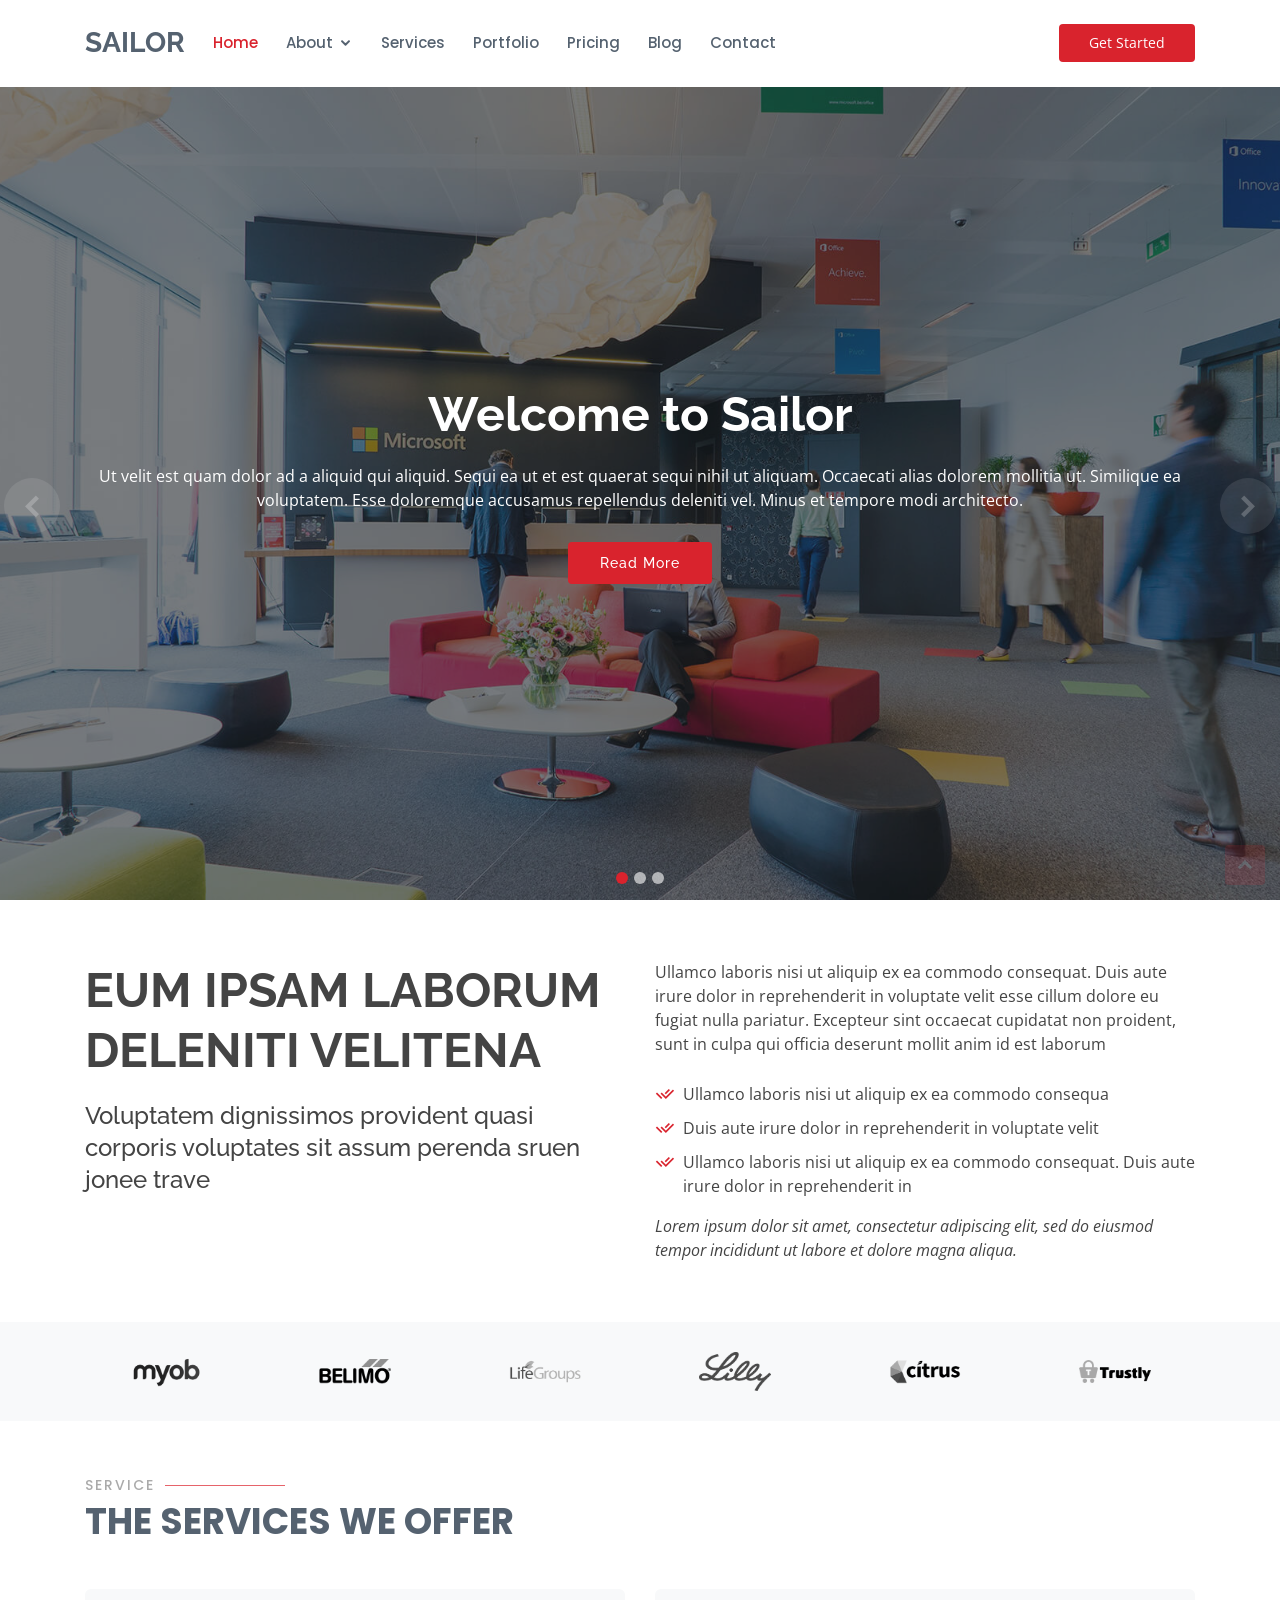
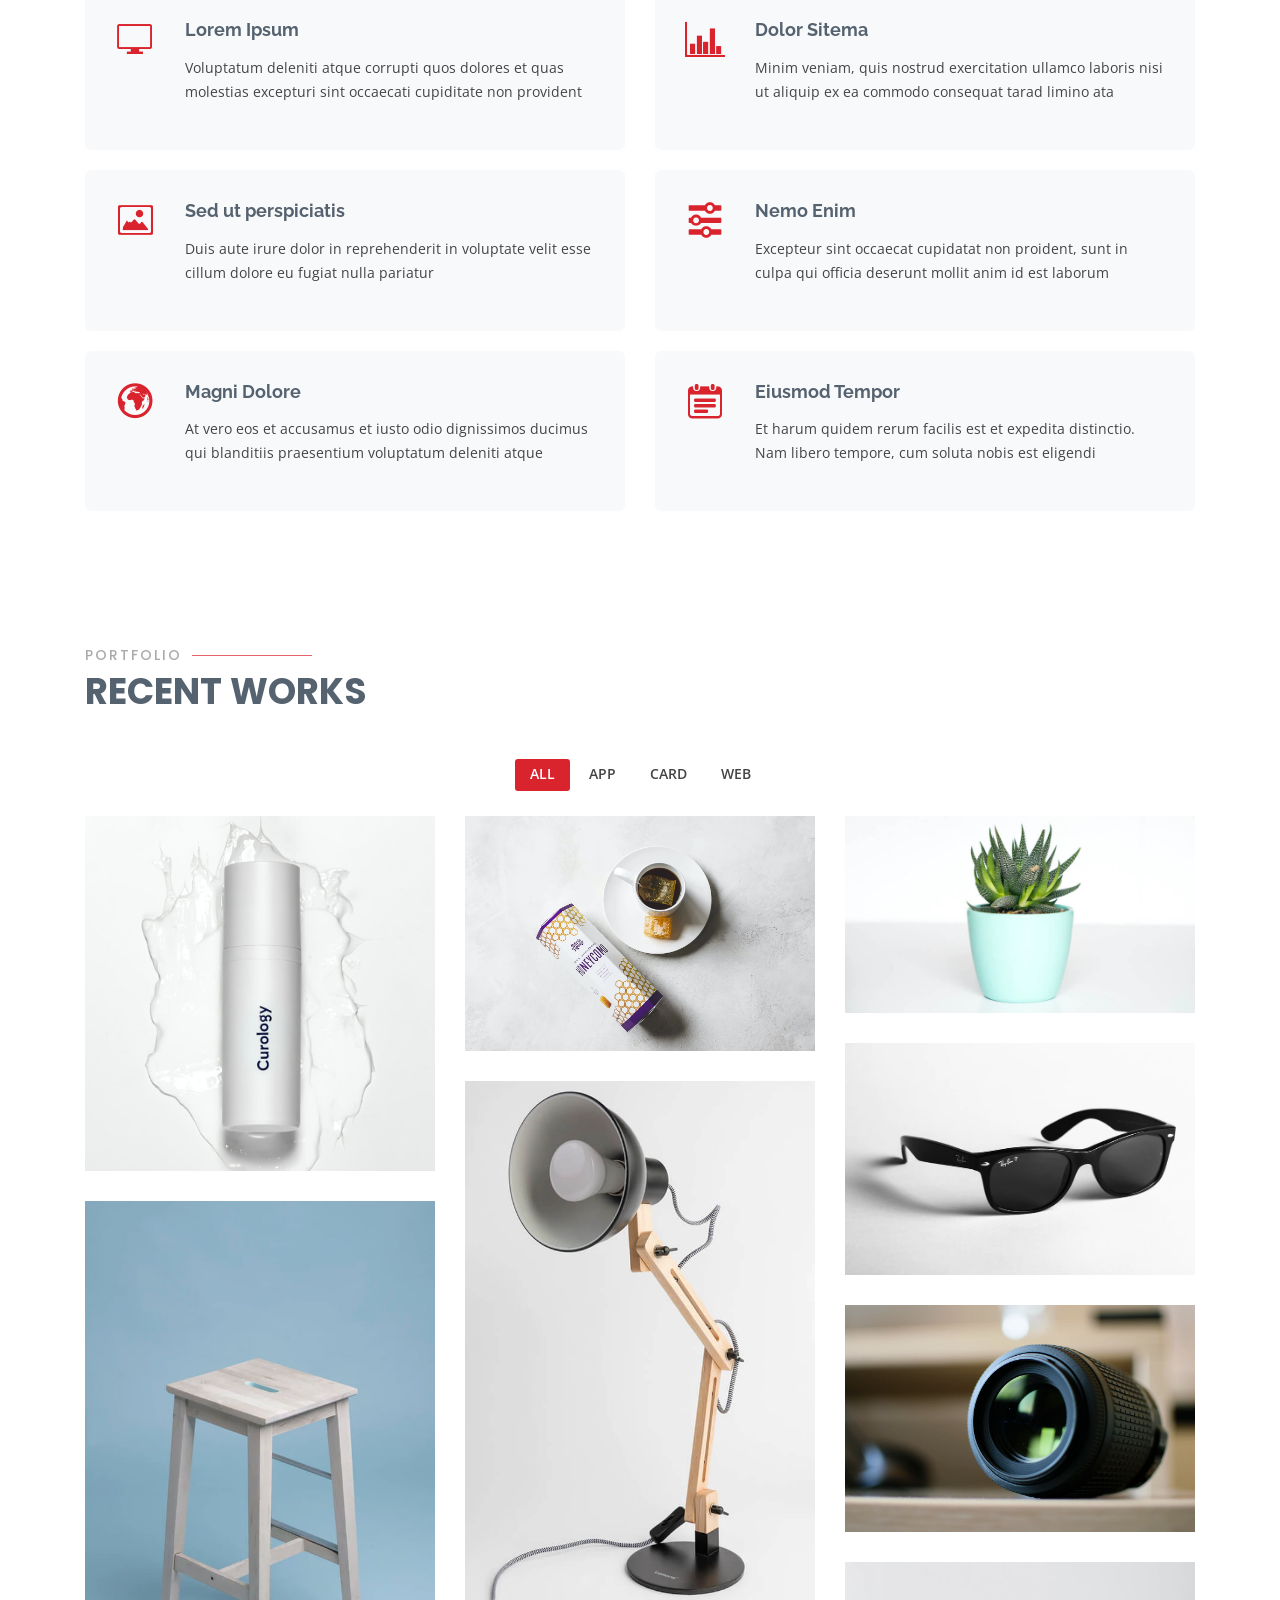
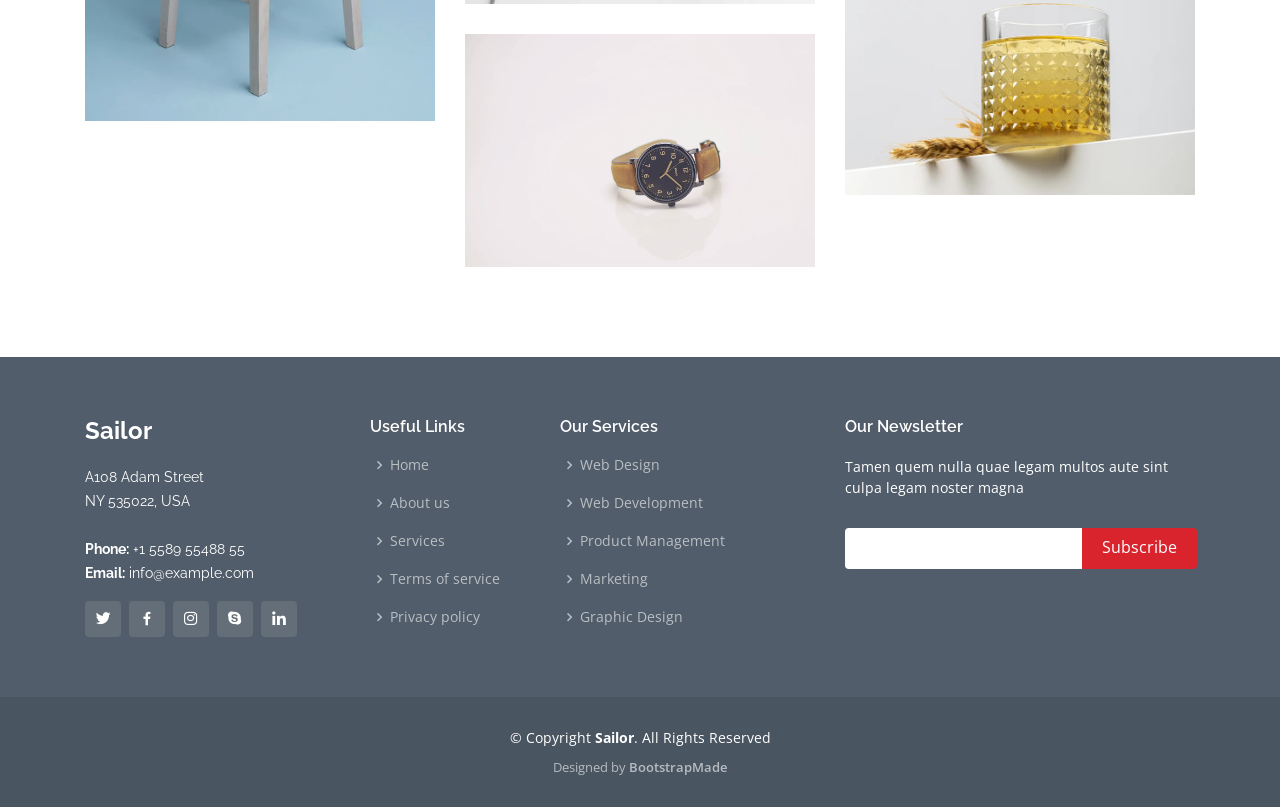
<file: Sailor/index.html>
<!DOCTYPE html>
<html lang="en">

<head>
  <meta charset="utf-8">
  <meta content="width=device-width, initial-scale=1.0" name="viewport">

  <title>Sailor Bootstrap Template - Index</title>
  <meta content="" name="description">
  <meta content="" name="keywords">

  <!-- Favicons -->
  <link href="assets/img/favicon.png" rel="icon">
  <link href="assets/img/apple-touch-icon.png" rel="apple-touch-icon">

  <!-- Google Fonts -->
  <link href="https://fonts.googleapis.com/css?family=Open+Sans:300,300i,400,400i,600,600i,700,700i|Raleway:300,300i,400,400i,500,500i,600,600i,700,700i|Poppins:300,300i,400,400i,500,500i,600,600i,700,700i" rel="stylesheet">

  <!-- Vendor CSS Files -->
  <link href="assets/vendor/bootstrap/css/bootstrap.min.css" rel="stylesheet">
  <link href="assets/vendor/icofont/icofont.min.css" rel="stylesheet">
  <link href="assets/vendor/boxicons/css/boxicons.min.css" rel="stylesheet">
  <link href="assets/vendor/animate.css/animate.min.css" rel="stylesheet">
  <link href="assets/vendor/remixicon/remixicon.css" rel="stylesheet">
  <link href="assets/vendor/venobox/venobox.css" rel="stylesheet">
  <link href="assets/vendor/owl.carousel/assets/owl.carousel.min.css" rel="stylesheet">

  <!-- Template Main CSS File -->
  <link href="assets/css/style.css" rel="stylesheet">

  <!-- =======================================================
  * Template Name: Sailor - v2.2.0
  * Template URL: https://bootstrapmade.com/sailor-free-bootstrap-theme/
  * Author: BootstrapMade.com
  * License: https://bootstrapmade.com/license/
  ======================================================== -->
</head>

<body>

  <!-- ======= Header ======= -->
  <header id="header" class="fixed-top ">
    <div class="container d-flex align-items-center">

      <h1 class="logo"><a href="index.html">Sailor</a></h1>
      <!-- Uncomment below if you prefer to use an image logo -->
      <!-- <a href="index.html" class="logo"><img src="assets/img/logo.png" alt="" class="img-fluid"></a>-->

      <nav class="nav-menu d-none d-lg-block">

        <ul>
          <li class="active"><a href="index.html">Home</a></li>

          <li class="drop-down"><a href="#">About</a>
            <ul>
              <li><a href="about.html">About Us</a></li>
              <li><a href="team.html">Team</a></li>
              <li><a href="testimonials.html">Testimonials</a></li>

              <li class="drop-down"><a href="#">Deep Drop Down</a>
                <ul>
                  <li><a href="#">Deep Drop Down 1</a></li>
                  <li><a href="#">Deep Drop Down 2</a></li>
                  <li><a href="#">Deep Drop Down 3</a></li>
                  <li><a href="#">Deep Drop Down 4</a></li>
                  <li><a href="#">Deep Drop Down 5</a></li>
                </ul>
              </li>
            </ul>
          </li>

          <li><a href="services.html">Services</a></li>
          <li><a href="portfolio.html">Portfolio</a></li>
          <li><a href="pricing.html">Pricing</a></li>
          <li><a href="blog.html">Blog</a></li>
          <li><a href="contact.html">Contact</a></li>

        </ul>

      </nav><!-- .nav-menu -->

      <a href="index.html" class="get-started-btn ml-auto">Get Started</a>

    </div>
  </header><!-- End Header -->

  <!-- ======= Hero Section ======= -->
  <section id="hero">
    <div id="heroCarousel" class="carousel slide carousel-fade" data-ride="carousel">

      <ol class="carousel-indicators" id="hero-carousel-indicators"></ol>

      <div class="carousel-inner" role="listbox">

        <!-- Slide 1 -->
        <div class="carousel-item active" style="background-image: url(assets/img/slide/slide-1.jpg)">
          <div class="carousel-container">
            <div class="container">
              <h2 class="animate__animated animate__fadeInDown">Welcome to <span>Sailor</span></h2>
              <p class="animate__animated animate__fadeInUp">Ut velit est quam dolor ad a aliquid qui aliquid. Sequi ea ut et est quaerat sequi nihil ut aliquam. Occaecati alias dolorem mollitia ut. Similique ea voluptatem. Esse doloremque accusamus repellendus deleniti vel. Minus et tempore modi architecto.</p>
              <a href="#about" class="btn-get-started animate__animated animate__fadeInUp scrollto">Read More</a>
            </div>
          </div>
        </div>

        <!-- Slide 2 -->
        <div class="carousel-item" style="background-image: url(assets/img/slide/slide-2.jpg)">
          <div class="carousel-container">
            <div class="container">
              <h2 class="animate__animated animate__fadeInDown">Lorem Ipsum Dolor</h2>
              <p class="animate__animated animate__fadeInUp">Ut velit est quam dolor ad a aliquid qui aliquid. Sequi ea ut et est quaerat sequi nihil ut aliquam. Occaecati alias dolorem mollitia ut. Similique ea voluptatem. Esse doloremque accusamus repellendus deleniti vel. Minus et tempore modi architecto.</p>
              <a href="#about" class="btn-get-started animate__animated animate__fadeInUp scrollto">Read More</a>
            </div>
          </div>
        </div>

        <!-- Slide 3 -->
        <div class="carousel-item" style="background-image: url(assets/img/slide/slide-3.jpg)">
          <div class="carousel-container">
            <div class="container">
              <h2 class="animate__animated animate__fadeInDown">Sequi ea ut et est quaerat</h2>
              <p class="animate__animated animate__fadeInUp">Ut velit est quam dolor ad a aliquid qui aliquid. Sequi ea ut et est quaerat sequi nihil ut aliquam. Occaecati alias dolorem mollitia ut. Similique ea voluptatem. Esse doloremque accusamus repellendus deleniti vel. Minus et tempore modi architecto.</p>
              <a href="#about" class="btn-get-started animate__animated animate__fadeInUp scrollto">Read More</a>
            </div>
          </div>
        </div>

      </div>

      <a class="carousel-control-prev" href="#heroCarousel" role="button" data-slide="prev">
        <span class="carousel-control-prev-icon icofont-simple-left" aria-hidden="true"></span>
        <span class="sr-only">Previous</span>
      </a>

      <a class="carousel-control-next" href="#heroCarousel" role="button" data-slide="next">
        <span class="carousel-control-next-icon icofont-simple-right" aria-hidden="true"></span>
        <span class="sr-only">Next</span>
      </a>

    </div>
  </section><!-- End Hero -->

  <main id="main">

    <!-- ======= About Section ======= -->
    <section id="about" class="about">
      <div class="container">

        <div class="row content">
          <div class="col-lg-6">
            <h2>Eum ipsam laborum deleniti velitena</h2>
            <h3>Voluptatem dignissimos provident quasi corporis voluptates sit assum perenda sruen jonee trave</h3>
          </div>
          <div class="col-lg-6 pt-4 pt-lg-0">
            <p>
              Ullamco laboris nisi ut aliquip ex ea commodo consequat. Duis aute irure dolor in reprehenderit in voluptate
              velit esse cillum dolore eu fugiat nulla pariatur. Excepteur sint occaecat cupidatat non proident, sunt in
              culpa qui officia deserunt mollit anim id est laborum
            </p>
            <ul>
              <li><i class="ri-check-double-line"></i> Ullamco laboris nisi ut aliquip ex ea commodo consequa</li>
              <li><i class="ri-check-double-line"></i> Duis aute irure dolor in reprehenderit in voluptate velit</li>
              <li><i class="ri-check-double-line"></i> Ullamco laboris nisi ut aliquip ex ea commodo consequat. Duis aute irure dolor in reprehenderit in</li>
            </ul>
            <p class="font-italic">
              Lorem ipsum dolor sit amet, consectetur adipiscing elit, sed do eiusmod tempor incididunt ut labore et dolore
              magna aliqua.
            </p>
          </div>
        </div>

      </div>
    </section><!-- End About Section -->

    <!-- ======= Clients Section ======= -->
    <section id="clients" class="clients section-bg">
      <div class="container">

        <div class="row">

          <div class="col-lg-2 col-md-4 col-6 d-flex align-items-center justify-content-center">
            <img src="assets/img/clients/client-1.png" class="img-fluid" alt="">
          </div>

          <div class="col-lg-2 col-md-4 col-6 d-flex align-items-center justify-content-center">
            <img src="assets/img/clients/client-2.png" class="img-fluid" alt="">
          </div>

          <div class="col-lg-2 col-md-4 col-6 d-flex align-items-center justify-content-center">
            <img src="assets/img/clients/client-3.png" class="img-fluid" alt="">
          </div>

          <div class="col-lg-2 col-md-4 col-6 d-flex align-items-center justify-content-center">
            <img src="assets/img/clients/client-4.png" class="img-fluid" alt="">
          </div>

          <div class="col-lg-2 col-md-4 col-6 d-flex align-items-center justify-content-center">
            <img src="assets/img/clients/client-5.png" class="img-fluid" alt="">
          </div>

          <div class="col-lg-2 col-md-4 col-6 d-flex align-items-center justify-content-center">
            <img src="assets/img/clients/client-6.png" class="img-fluid" alt="">
          </div>

        </div>

      </div>
    </section><!-- End Clients Section -->

    <!-- ======= Services Section ======= -->
    <section id="services" class="services">
      <div class="container">

        <div class="section-title">
          <h2>Service</h2>
          <p>The Services We Offer</p>
        </div>

        <div class="row">
          <div class="col-md-6">
            <div class="icon-box">
              <i class="icofont-computer"></i>
              <h4><a href="#">Lorem Ipsum</a></h4>
              <p>Voluptatum deleniti atque corrupti quos dolores et quas molestias excepturi sint occaecati cupiditate non provident</p>
            </div>
          </div>
          <div class="col-md-6 mt-4 mt-md-0">
            <div class="icon-box">
              <i class="icofont-chart-bar-graph"></i>
              <h4><a href="#">Dolor Sitema</a></h4>
              <p>Minim veniam, quis nostrud exercitation ullamco laboris nisi ut aliquip ex ea commodo consequat tarad limino ata</p>
            </div>
          </div>
          <div class="col-md-6 mt-4 mt-md-0">
            <div class="icon-box">
              <i class="icofont-image"></i>
              <h4><a href="#">Sed ut perspiciatis</a></h4>
              <p>Duis aute irure dolor in reprehenderit in voluptate velit esse cillum dolore eu fugiat nulla pariatur</p>
            </div>
          </div>
          <div class="col-md-6 mt-4 mt-md-0">
            <div class="icon-box">
              <i class="icofont-settings"></i>
              <h4><a href="#">Nemo Enim</a></h4>
              <p>Excepteur sint occaecat cupidatat non proident, sunt in culpa qui officia deserunt mollit anim id est laborum</p>
            </div>
          </div>
          <div class="col-md-6 mt-4 mt-md-0">
            <div class="icon-box">
              <i class="icofont-earth"></i>
              <h4><a href="#">Magni Dolore</a></h4>
              <p>At vero eos et accusamus et iusto odio dignissimos ducimus qui blanditiis praesentium voluptatum deleniti atque</p>
            </div>
          </div>
          <div class="col-md-6 mt-4 mt-md-0">
            <div class="icon-box">
              <i class="icofont-tasks-alt"></i>
              <h4><a href="#">Eiusmod Tempor</a></h4>
              <p>Et harum quidem rerum facilis est et expedita distinctio. Nam libero tempore, cum soluta nobis est eligendi</p>
            </div>
          </div>
        </div>

      </div>
    </section><!-- End Services Section -->

    <!-- ======= Portfolio Section ======= -->
    <section id="portfolio" class="portfolio">
      <div class="container">

        <div class="section-title">
          <h2>Portfolio</h2>
          <p>Recent Works</p>
        </div>

        <div class="row">
          <div class="col-lg-12 d-flex justify-content-center">
            <ul id="portfolio-flters">
              <li data-filter="*" class="filter-active">All</li>
              <li data-filter=".filter-app">App</li>
              <li data-filter=".filter-card">Card</li>
              <li data-filter=".filter-web">Web</li>
            </ul>
          </div>
        </div>

        <div class="row portfolio-container">

          <div class="col-lg-4 col-md-6 portfolio-item filter-app">
            <div class="portfolio-wrap">
              <img src="assets/img/portfolio/portfolio-1.jpg" class="img-fluid" alt="">
              <div class="portfolio-info">
                <h4>App 1</h4>
                <p>App</p>
                <div class="portfolio-links">
                  <a href="assets/img/portfolio/portfolio-1.jpg" data-gall="portfolioGallery" class="venobox" title="App 1"><i class="bx bx-plus"></i></a>
                  <a href="portfolio-details.html" data-gall="portfolioDetailsGallery" data-vbtype="iframe" class="venobox" title="Portfolio Details"><i class="bx bx-link"></i></a>
                </div>
              </div>
            </div>
          </div>

          <div class="col-lg-4 col-md-6 portfolio-item filter-web">
            <div class="portfolio-wrap">
              <img src="assets/img/portfolio/portfolio-2.jpg" class="img-fluid" alt="">
              <div class="portfolio-info">
                <h4>Web 3</h4>
                <p>Web</p>
                <div class="portfolio-links">
                  <a href="assets/img/portfolio/portfolio-2.jpg" data-gall="portfolioGallery" class="venobox" title="Web 3"><i class="bx bx-plus"></i></a>
                  <a href="portfolio-details.html" data-gall="portfolioDetailsGallery" data-vbtype="iframe" class="venobox" title="Portfolio Details"><i class="bx bx-link"></i></a>
                </div>
              </div>
            </div>
          </div>

          <div class="col-lg-4 col-md-6 portfolio-item filter-app">
            <div class="portfolio-wrap">
              <img src="assets/img/portfolio/portfolio-3.jpg" class="img-fluid" alt="">
              <div class="portfolio-info">
                <h4>App 2</h4>
                <p>App</p>
                <div class="portfolio-links">
                  <a href="assets/img/portfolio/portfolio-3.jpg" data-gall="portfolioGallery" class="venobox" title="App 2"><i class="bx bx-plus"></i></a>
                  <a href="portfolio-details.html" data-gall="portfolioDetailsGallery" data-vbtype="iframe" class="venobox" title="Portfolio Details"><i class="bx bx-link"></i></a>
                </div>
              </div>
            </div>
          </div>

          <div class="col-lg-4 col-md-6 portfolio-item filter-card">
            <div class="portfolio-wrap">
              <img src="assets/img/portfolio/portfolio-4.jpg" class="img-fluid" alt="">
              <div class="portfolio-info">
                <h4>Card 2</h4>
                <p>Card</p>
                <div class="portfolio-links">
                  <a href="assets/img/portfolio/portfolio-4.jpg" data-gall="portfolioGallery" class="venobox" title="Card 2"><i class="bx bx-plus"></i></a>
                  <a href="portfolio-details.html" data-gall="portfolioDetailsGallery" data-vbtype="iframe" class="venobox" title="Portfolio Details"><i class="bx bx-link"></i></a>
                </div>
              </div>
            </div>
          </div>

          <div class="col-lg-4 col-md-6 portfolio-item filter-web">
            <div class="portfolio-wrap">
              <img src="assets/img/portfolio/portfolio-5.jpg" class="img-fluid" alt="">
              <div class="portfolio-info">
                <h4>Web 2</h4>
                <p>Web</p>
                <div class="portfolio-links">
                  <a href="assets/img/portfolio/portfolio-5.jpg" data-gall="portfolioGallery" class="venobox" title="Web 2"><i class="bx bx-plus"></i></a>
                  <a href="portfolio-details.html" data-gall="portfolioDetailsGallery" data-vbtype="iframe" class="venobox" title="Portfolio Details"><i class="bx bx-link"></i></a>
                </div>
              </div>
            </div>
          </div>

          <div class="col-lg-4 col-md-6 portfolio-item filter-app">
            <div class="portfolio-wrap">
              <img src="assets/img/portfolio/portfolio-6.jpg" class="img-fluid" alt="">
              <div class="portfolio-info">
                <h4>App 3</h4>
                <p>App</p>
                <div class="portfolio-links">
                  <a href="assets/img/portfolio/portfolio-6.jpg" data-gall="portfolioGallery" class="venobox" title="App 3"><i class="bx bx-plus"></i></a>
                  <a href="portfolio-details.html" data-gall="portfolioDetailsGallery" data-vbtype="iframe" class="venobox" title="Portfolio Details"><i class="bx bx-link"></i></a>
                </div>
              </div>
            </div>
          </div>

          <div class="col-lg-4 col-md-6 portfolio-item filter-card">
            <div class="portfolio-wrap">
              <img src="assets/img/portfolio/portfolio-7.jpg" class="img-fluid" alt="">
              <div class="portfolio-info">
                <h4>Card 1</h4>
                <p>Card</p>
                <div class="portfolio-links">
                  <a href="assets/img/portfolio/portfolio-7.jpg" data-gall="portfolioGallery" class="venobox" title="Card 1"><i class="bx bx-plus"></i></a>
                  <a href="portfolio-details.html" data-gall="portfolioDetailsGallery" data-vbtype="iframe" class="venobox" title="Portfolio Details"><i class="bx bx-link"></i></a>
                </div>
              </div>
            </div>
          </div>

          <div class="col-lg-4 col-md-6 portfolio-item filter-card">
            <div class="portfolio-wrap">
              <img src="assets/img/portfolio/portfolio-8.jpg" class="img-fluid" alt="">
              <div class="portfolio-info">
                <h4>Card 3</h4>
                <p>Card</p>
                <div class="portfolio-links">
                  <a href="assets/img/portfolio/portfolio-8.jpg" data-gall="portfolioGallery" class="venobox" title="Card 3"><i class="bx bx-plus"></i></a>
                  <a href="portfolio-details.html" data-gall="portfolioDetailsGallery" data-vbtype="iframe" class="venobox" title="Portfolio Details"><i class="bx bx-link"></i></a>
                </div>
              </div>
            </div>
          </div>

          <div class="col-lg-4 col-md-6 portfolio-item filter-web">
            <div class="portfolio-wrap">
              <img src="assets/img/portfolio/portfolio-9.jpg" class="img-fluid" alt="">
              <div class="portfolio-info">
                <h4>Web 3</h4>
                <p>Web</p>
                <div class="portfolio-links">
                  <a href="assets/img/portfolio/portfolio-9.jpg" data-gall="portfolioGallery" class="venobox" title="Web 3"><i class="bx bx-plus"></i></a>
                  <a href="portfolio-details.html" data-gall="portfolioDetailsGallery" data-vbtype="iframe" class="venobox" title="Portfolio Details"><i class="bx bx-link"></i></a>
                </div>
              </div>
            </div>
          </div>

        </div>

      </div>
    </section><!-- End Portfolio Section -->

  </main><!-- End #main -->

  <!-- ======= Footer ======= -->
  <footer id="footer">
    <div class="footer-top">
      <div class="container">
        <div class="row">

          <div class="col-lg-3 col-md-6">
            <div class="footer-info">
              <h3>Sailor</h3>
              <p>
                A108 Adam Street <br>
                NY 535022, USA<br><br>
                <strong>Phone:</strong> +1 5589 55488 55<br>
                <strong>Email:</strong> info@example.com<br>
              </p>
              <div class="social-links mt-3">
                <a href="#" class="twitter"><i class="bx bxl-twitter"></i></a>
                <a href="#" class="facebook"><i class="bx bxl-facebook"></i></a>
                <a href="#" class="instagram"><i class="bx bxl-instagram"></i></a>
                <a href="#" class="google-plus"><i class="bx bxl-skype"></i></a>
                <a href="#" class="linkedin"><i class="bx bxl-linkedin"></i></a>
              </div>
            </div>
          </div>

          <div class="col-lg-2 col-md-6 footer-links">
            <h4>Useful Links</h4>
            <ul>
              <li><i class="bx bx-chevron-right"></i> <a href="#">Home</a></li>
              <li><i class="bx bx-chevron-right"></i> <a href="#">About us</a></li>
              <li><i class="bx bx-chevron-right"></i> <a href="#">Services</a></li>
              <li><i class="bx bx-chevron-right"></i> <a href="#">Terms of service</a></li>
              <li><i class="bx bx-chevron-right"></i> <a href="#">Privacy policy</a></li>
            </ul>
          </div>

          <div class="col-lg-3 col-md-6 footer-links">
            <h4>Our Services</h4>
            <ul>
              <li><i class="bx bx-chevron-right"></i> <a href="#">Web Design</a></li>
              <li><i class="bx bx-chevron-right"></i> <a href="#">Web Development</a></li>
              <li><i class="bx bx-chevron-right"></i> <a href="#">Product Management</a></li>
              <li><i class="bx bx-chevron-right"></i> <a href="#">Marketing</a></li>
              <li><i class="bx bx-chevron-right"></i> <a href="#">Graphic Design</a></li>
            </ul>
          </div>

          <div class="col-lg-4 col-md-6 footer-newsletter">
            <h4>Our Newsletter</h4>
            <p>Tamen quem nulla quae legam multos aute sint culpa legam noster magna</p>
            <form action="" method="post">
              <input type="email" name="email"><input type="submit" value="Subscribe">
            </form>

          </div>

        </div>
      </div>
    </div>

    <div class="container">
      <div class="copyright">
        &copy; Copyright <strong><span>Sailor</span></strong>. All Rights Reserved
      </div>
      <div class="credits">
        <!-- All the links in the footer should remain intact. -->
        <!-- You can delete the links only if you purchased the pro version. -->
        <!-- Licensing information: https://bootstrapmade.com/license/ -->
        <!-- Purchase the pro version with working PHP/AJAX contact form: https://bootstrapmade.com/sailor-free-bootstrap-theme/ -->
        Designed by <a href="https://bootstrapmade.com/">BootstrapMade</a>
      </div>
    </div>
  </footer><!-- End Footer -->

  <a href="#" class="back-to-top"><i class="icofont-simple-up"></i></a>

  <!-- Vendor JS Files -->
  <script src="assets/vendor/jquery/jquery.min.js"></script>
  <script src="assets/vendor/bootstrap/js/bootstrap.bundle.min.js"></script>
  <script src="assets/vendor/jquery.easing/jquery.easing.min.js"></script>
  <script src="assets/vendor/php-email-form/validate.js"></script>
  <script src="assets/vendor/isotope-layout/isotope.pkgd.min.js"></script>
  <script src="assets/vendor/venobox/venobox.min.js"></script>
  <script src="assets/vendor/waypoints/jquery.waypoints.min.js"></script>
  <script src="assets/vendor/owl.carousel/owl.carousel.min.js"></script>

  <!-- Template Main JS File -->
  <script src="assets/js/main.js"></script>

</body>

</html>
</file>
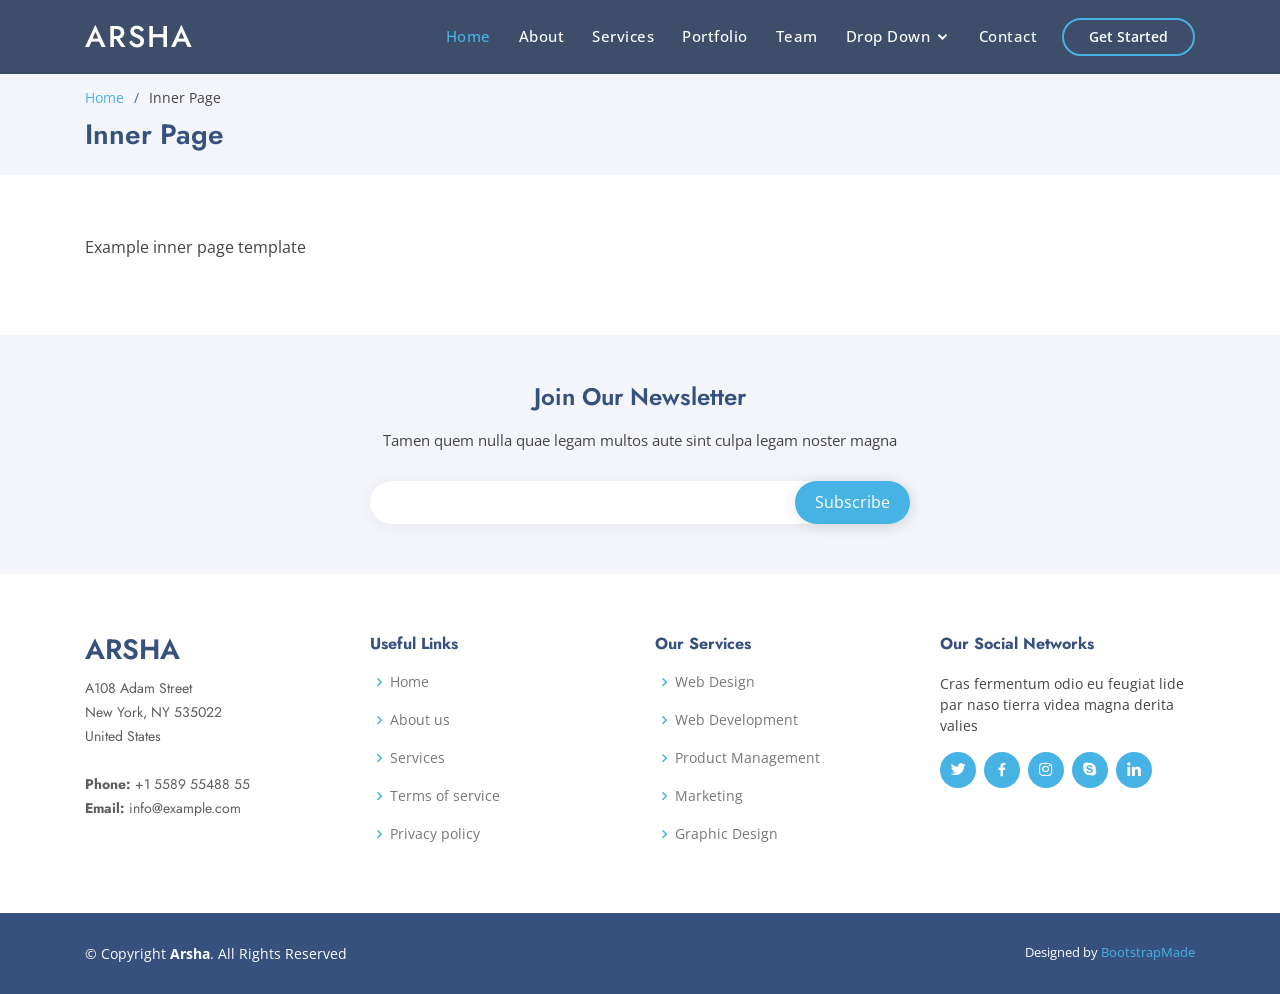
<file: inner-page.html>
<!DOCTYPE html>
<html lang="en">

<head>
  <meta charset="utf-8">
  <meta content="width=device-width, initial-scale=1.0" name="viewport">

  <title>Inner Page - Arsha Bootstrap Template</title>
  <meta content="" name="description">
  <meta content="" name="keywords">

  <!-- Favicons -->
  <link href="assets/img/favicon.png" rel="icon">
  <link href="assets/img/apple-touch-icon.png" rel="apple-touch-icon">

  <!-- Google Fonts -->
  <link href="https://fonts.googleapis.com/css?family=Open+Sans:300,300i,400,400i,600,600i,700,700i|Jost:300,300i,400,400i,500,500i,600,600i,700,700i|Poppins:300,300i,400,400i,500,500i,600,600i,700,700i" rel="stylesheet">

  <!-- Vendor CSS Files -->
  <link href="assets/vendor/bootstrap/css/bootstrap.min.css" rel="stylesheet">
  <link href="assets/vendor/icofont/icofont.min.css" rel="stylesheet">
  <link href="assets/vendor/boxicons/css/boxicons.min.css" rel="stylesheet">
  <link href="assets/vendor/remixicon/remixicon.css" rel="stylesheet">
  <link href="assets/vendor/venobox/venobox.css" rel="stylesheet">
  <link href="assets/vendor/owl.carousel/assets/owl.carousel.min.css" rel="stylesheet">
  <link href="assets/vendor/aos/aos.css" rel="stylesheet">

  <!-- Template Main CSS File -->
  <link href="assets/css/style.css" rel="stylesheet">

  <!-- =======================================================
  * Template Name: Arsha - v2.2.0
  * Template URL: https://bootstrapmade.com/arsha-free-bootstrap-html-template-corporate/
  * Author: BootstrapMade.com
  * License: https://bootstrapmade.com/license/
  ======================================================== -->
</head>

<body>

  <!-- ======= Header ======= -->
  <header id="header" class="fixed-top header-inner-pages">
    <div class="container d-flex align-items-center">

      <h1 class="logo mr-auto"><a href="index.html">Arsha</a></h1>
      <!-- Uncomment below if you prefer to use an image logo -->
      <!-- <a href="index.html" class="logo mr-auto"><img src="assets/img/logo.png" alt="" class="img-fluid"></a>-->

      <nav class="nav-menu d-none d-lg-block">
        <ul>
          <li><a href="index.html">Home</a></li>
          <li><a href="#about">About</a></li>
          <li><a href="#services">Services</a></li>
          <li><a href="#portfolio">Portfolio</a></li>
          <li><a href="#team">Team</a></li>
          <li class="drop-down"><a href="">Drop Down</a>
            <ul>
              <li><a href="#">Drop Down 1</a></li>
              <li class="drop-down"><a href="#">Deep Drop Down</a>
                <ul>
                  <li><a href="#">Deep Drop Down 1</a></li>
                  <li><a href="#">Deep Drop Down 2</a></li>
                  <li><a href="#">Deep Drop Down 3</a></li>
                  <li><a href="#">Deep Drop Down 4</a></li>
                  <li><a href="#">Deep Drop Down 5</a></li>
                </ul>
              </li>
              <li><a href="#">Drop Down 2</a></li>
              <li><a href="#">Drop Down 3</a></li>
              <li><a href="#">Drop Down 4</a></li>
            </ul>
          </li>
          <li><a href="#contact">Contact</a></li>

        </ul>
      </nav><!-- .nav-menu -->

      <a href="#about" class="get-started-btn scrollto">Get Started</a>

    </div>
  </header><!-- End Header -->

  <main id="main">

    <!-- ======= Breadcrumbs ======= -->
    <section id="breadcrumbs" class="breadcrumbs">
      <div class="container">

        <ol>
          <li><a href="index.html">Home</a></li>
          <li>Inner Page</li>
        </ol>
        <h2>Inner Page</h2>

      </div>
    </section><!-- End Breadcrumbs -->

    <section class="inner-page">
      <div class="container">
        <p>
          Example inner page template
        </p>
      </div>
    </section>

  </main><!-- End #main -->

  <!-- ======= Footer ======= -->
  <footer id="footer">

    <div class="footer-newsletter">
      <div class="container">
        <div class="row justify-content-center">
          <div class="col-lg-6">
            <h4>Join Our Newsletter</h4>
            <p>Tamen quem nulla quae legam multos aute sint culpa legam noster magna</p>
            <form action="" method="post">
              <input type="email" name="email"><input type="submit" value="Subscribe">
            </form>
          </div>
        </div>
      </div>
    </div>

    <div class="footer-top">
      <div class="container">
        <div class="row">

          <div class="col-lg-3 col-md-6 footer-contact">
            <h3>Arsha</h3>
            <p>
              A108 Adam Street <br>
              New York, NY 535022<br>
              United States <br><br>
              <strong>Phone:</strong> +1 5589 55488 55<br>
              <strong>Email:</strong> info@example.com<br>
            </p>
          </div>

          <div class="col-lg-3 col-md-6 footer-links">
            <h4>Useful Links</h4>
            <ul>
              <li><i class="bx bx-chevron-right"></i> <a href="#">Home</a></li>
              <li><i class="bx bx-chevron-right"></i> <a href="#">About us</a></li>
              <li><i class="bx bx-chevron-right"></i> <a href="#">Services</a></li>
              <li><i class="bx bx-chevron-right"></i> <a href="#">Terms of service</a></li>
              <li><i class="bx bx-chevron-right"></i> <a href="#">Privacy policy</a></li>
            </ul>
          </div>

          <div class="col-lg-3 col-md-6 footer-links">
            <h4>Our Services</h4>
            <ul>
              <li><i class="bx bx-chevron-right"></i> <a href="#">Web Design</a></li>
              <li><i class="bx bx-chevron-right"></i> <a href="#">Web Development</a></li>
              <li><i class="bx bx-chevron-right"></i> <a href="#">Product Management</a></li>
              <li><i class="bx bx-chevron-right"></i> <a href="#">Marketing</a></li>
              <li><i class="bx bx-chevron-right"></i> <a href="#">Graphic Design</a></li>
            </ul>
          </div>

          <div class="col-lg-3 col-md-6 footer-links">
            <h4>Our Social Networks</h4>
            <p>Cras fermentum odio eu feugiat lide par naso tierra videa magna derita valies</p>
            <div class="social-links mt-3">
              <a href="#" class="twitter"><i class="bx bxl-twitter"></i></a>
              <a href="#" class="facebook"><i class="bx bxl-facebook"></i></a>
              <a href="#" class="instagram"><i class="bx bxl-instagram"></i></a>
              <a href="#" class="google-plus"><i class="bx bxl-skype"></i></a>
              <a href="#" class="linkedin"><i class="bx bxl-linkedin"></i></a>
            </div>
          </div>

        </div>
      </div>
    </div>

    <div class="container footer-bottom clearfix">
      <div class="copyright">
        &copy; Copyright <strong><span>Arsha</span></strong>. All Rights Reserved
      </div>
      <div class="credits">
        <!-- All the links in the footer should remain intact. -->
        <!-- You can delete the links only if you purchased the pro version. -->
        <!-- Licensing information: https://bootstrapmade.com/license/ -->
        <!-- Purchase the pro version with working PHP/AJAX contact form: https://bootstrapmade.com/arsha-free-bootstrap-html-template-corporate/ -->
        Designed by <a href="https://bootstrapmade.com/">BootstrapMade</a>
      </div>
    </div>
  </footer><!-- End Footer -->

  <a href="#" class="back-to-top"><i class="ri-arrow-up-line"></i></a>
  <div id="preloader"></div>

  <!-- Vendor JS Files -->
  <script src="assets/vendor/jquery/jquery.min.js"></script>
  <script src="assets/vendor/bootstrap/js/bootstrap.bundle.min.js"></script>
  <script src="assets/vendor/jquery.easing/jquery.easing.min.js"></script>
  <script src="assets/vendor/php-email-form/validate.js"></script>
  <script src="assets/vendor/waypoints/jquery.waypoints.min.js"></script>
  <script src="assets/vendor/isotope-layout/isotope.pkgd.min.js"></script>
  <script src="assets/vendor/venobox/venobox.min.js"></script>
  <script src="assets/vendor/owl.carousel/owl.carousel.min.js"></script>
  <script src="assets/vendor/aos/aos.js"></script>

  <!-- Template Main JS File -->
  <script src="assets/js/main.js"></script>

</body>

</html>
</file>
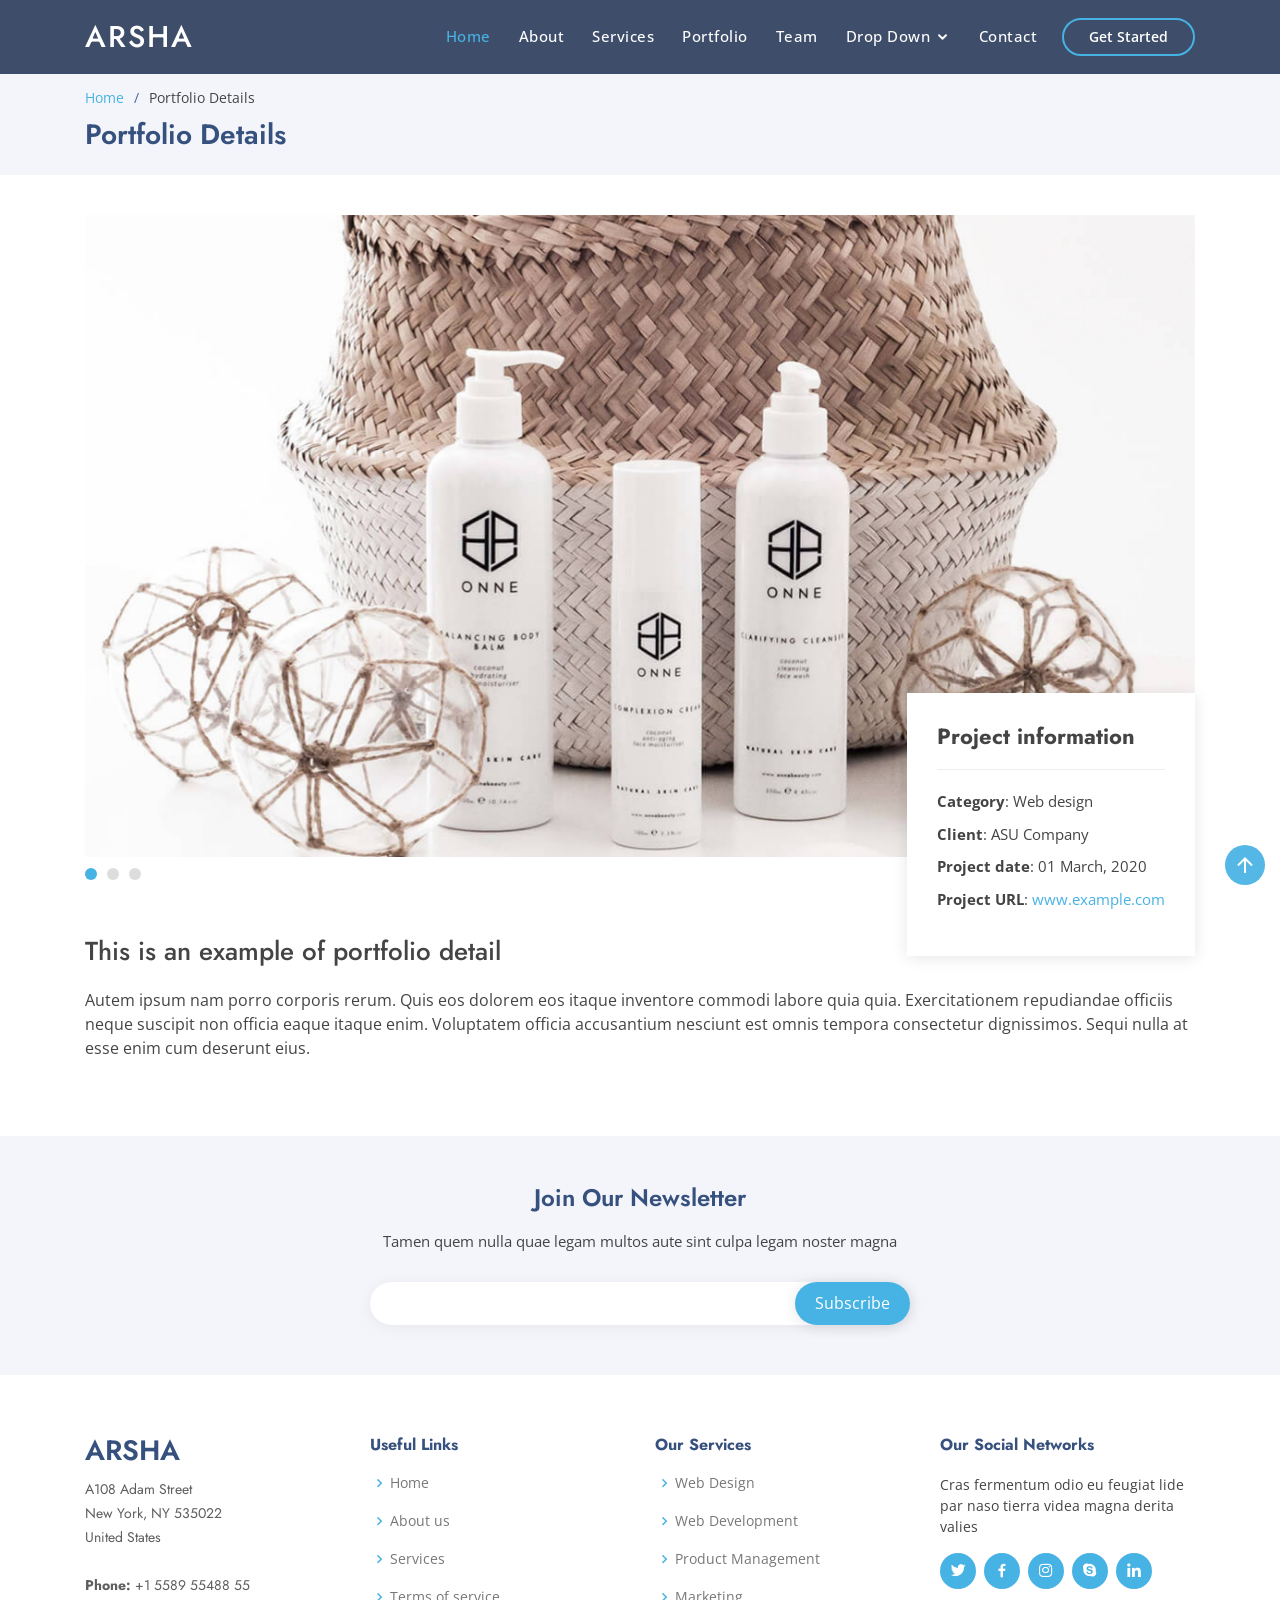
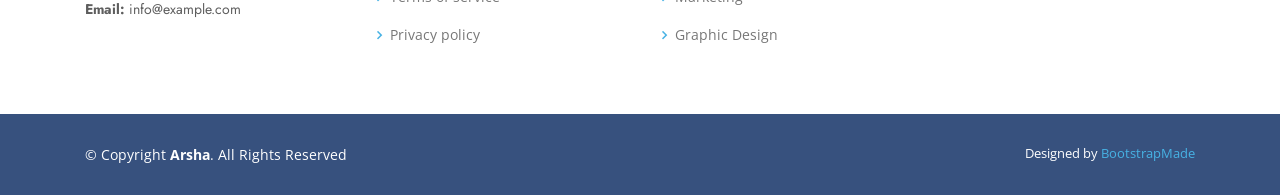
<file: portfolio-details.html>
<!DOCTYPE html>
<html lang="en">

<head>
  <meta charset="utf-8">
  <meta content="width=device-width, initial-scale=1.0" name="viewport">

  <title>Portfolio Details - Arsha Bootstrap Template</title>
  <meta content="" name="description">
  <meta content="" name="keywords">

  <!-- Favicons -->
  <link href="assets/img/favicon.png" rel="icon">
  <link href="assets/img/apple-touch-icon.png" rel="apple-touch-icon">

  <!-- Google Fonts -->
  <link href="https://fonts.googleapis.com/css?family=Open+Sans:300,300i,400,400i,600,600i,700,700i|Jost:300,300i,400,400i,500,500i,600,600i,700,700i|Poppins:300,300i,400,400i,500,500i,600,600i,700,700i" rel="stylesheet">

  <!-- Vendor CSS Files -->
  <link href="assets/vendor/bootstrap/css/bootstrap.min.css" rel="stylesheet">
  <link href="assets/vendor/icofont/icofont.min.css" rel="stylesheet">
  <link href="assets/vendor/boxicons/css/boxicons.min.css" rel="stylesheet">
  <link href="assets/vendor/remixicon/remixicon.css" rel="stylesheet">
  <link href="assets/vendor/venobox/venobox.css" rel="stylesheet">
  <link href="assets/vendor/owl.carousel/assets/owl.carousel.min.css" rel="stylesheet">
  <link href="assets/vendor/aos/aos.css" rel="stylesheet">

  <!-- Template Main CSS File -->
  <link href="assets/css/style.css" rel="stylesheet">

  <!-- =======================================================
  * Template Name: Arsha - v2.2.0
  * Template URL: https://bootstrapmade.com/arsha-free-bootstrap-html-template-corporate/
  * Author: BootstrapMade.com
  * License: https://bootstrapmade.com/license/
  ======================================================== -->
</head>

<body>

  <!-- ======= Header ======= -->
  <header id="header" class="fixed-top header-inner-pages">
    <div class="container d-flex align-items-center">

      <h1 class="logo mr-auto"><a href="index.html">Arsha</a></h1>
      <!-- Uncomment below if you prefer to use an image logo -->
      <!-- <a href="index.html" class="logo mr-auto"><img src="assets/img/logo.png" alt="" class="img-fluid"></a>-->

      <nav class="nav-menu d-none d-lg-block">
        <ul>
          <li><a href="index.html">Home</a></li>
          <li><a href="#about">About</a></li>
          <li><a href="#services">Services</a></li>
          <li class="active"><a href="#portfolio">Portfolio</a></li>
          <li><a href="#team">Team</a></li>
          <li class="drop-down"><a href="">Drop Down</a>
            <ul>
              <li><a href="#">Drop Down 1</a></li>
              <li class="drop-down"><a href="#">Deep Drop Down</a>
                <ul>
                  <li><a href="#">Deep Drop Down 1</a></li>
                  <li><a href="#">Deep Drop Down 2</a></li>
                  <li><a href="#">Deep Drop Down 3</a></li>
                  <li><a href="#">Deep Drop Down 4</a></li>
                  <li><a href="#">Deep Drop Down 5</a></li>
                </ul>
              </li>
              <li><a href="#">Drop Down 2</a></li>
              <li><a href="#">Drop Down 3</a></li>
              <li><a href="#">Drop Down 4</a></li>
            </ul>
          </li>
          <li><a href="#contact">Contact</a></li>

        </ul>
      </nav><!-- .nav-menu -->

      <a href="#about" class="get-started-btn scrollto">Get Started</a>

    </div>
  </header><!-- End Header -->

  <main id="main">

    <!-- ======= Breadcrumbs ======= -->
    <section id="breadcrumbs" class="breadcrumbs">
      <div class="container">

        <ol>
          <li><a href="index.html">Home</a></li>
          <li>Portfolio Details</li>
        </ol>
        <h2>Portfolio Details</h2>

      </div>
    </section><!-- End Breadcrumbs -->

    <!-- ======= Portfolio Details Section ======= -->
    <section id="portfolio-details" class="portfolio-details">
      <div class="container">

        <div class="portfolio-details-container">

          <div class="owl-carousel portfolio-details-carousel">
            <img src="assets/img/portfolio/portfolio-details-1.jpg" class="img-fluid" alt="">
            <img src="assets/img/portfolio/portfolio-details-2.jpg" class="img-fluid" alt="">
            <img src="assets/img/portfolio/portfolio-details-3.jpg" class="img-fluid" alt="">
          </div>

          <div class="portfolio-info">
            <h3>Project information</h3>
            <ul>
              <li><strong>Category</strong>: Web design</li>
              <li><strong>Client</strong>: ASU Company</li>
              <li><strong>Project date</strong>: 01 March, 2020</li>
              <li><strong>Project URL</strong>: <a href="#">www.example.com</a></li>
            </ul>
          </div>

        </div>

        <div class="portfolio-description">
          <h2>This is an example of portfolio detail</h2>
          <p>
            Autem ipsum nam porro corporis rerum. Quis eos dolorem eos itaque inventore commodi labore quia quia. Exercitationem repudiandae officiis neque suscipit non officia eaque itaque enim. Voluptatem officia accusantium nesciunt est omnis tempora consectetur dignissimos. Sequi nulla at esse enim cum deserunt eius.
          </p>
        </div>

      </div>
    </section><!-- End Portfolio Details Section -->

  </main><!-- End #main -->

  <!-- ======= Footer ======= -->
  <footer id="footer">

    <div class="footer-newsletter">
      <div class="container">
        <div class="row justify-content-center">
          <div class="col-lg-6">
            <h4>Join Our Newsletter</h4>
            <p>Tamen quem nulla quae legam multos aute sint culpa legam noster magna</p>
            <form action="" method="post">
              <input type="email" name="email"><input type="submit" value="Subscribe">
            </form>
          </div>
        </div>
      </div>
    </div>

    <div class="footer-top">
      <div class="container">
        <div class="row">

          <div class="col-lg-3 col-md-6 footer-contact">
            <h3>Arsha</h3>
            <p>
              A108 Adam Street <br>
              New York, NY 535022<br>
              United States <br><br>
              <strong>Phone:</strong> +1 5589 55488 55<br>
              <strong>Email:</strong> info@example.com<br>
            </p>
          </div>

          <div class="col-lg-3 col-md-6 footer-links">
            <h4>Useful Links</h4>
            <ul>
              <li><i class="bx bx-chevron-right"></i> <a href="#">Home</a></li>
              <li><i class="bx bx-chevron-right"></i> <a href="#">About us</a></li>
              <li><i class="bx bx-chevron-right"></i> <a href="#">Services</a></li>
              <li><i class="bx bx-chevron-right"></i> <a href="#">Terms of service</a></li>
              <li><i class="bx bx-chevron-right"></i> <a href="#">Privacy policy</a></li>
            </ul>
          </div>

          <div class="col-lg-3 col-md-6 footer-links">
            <h4>Our Services</h4>
            <ul>
              <li><i class="bx bx-chevron-right"></i> <a href="#">Web Design</a></li>
              <li><i class="bx bx-chevron-right"></i> <a href="#">Web Development</a></li>
              <li><i class="bx bx-chevron-right"></i> <a href="#">Product Management</a></li>
              <li><i class="bx bx-chevron-right"></i> <a href="#">Marketing</a></li>
              <li><i class="bx bx-chevron-right"></i> <a href="#">Graphic Design</a></li>
            </ul>
          </div>

          <div class="col-lg-3 col-md-6 footer-links">
            <h4>Our Social Networks</h4>
            <p>Cras fermentum odio eu feugiat lide par naso tierra videa magna derita valies</p>
            <div class="social-links mt-3">
              <a href="#" class="twitter"><i class="bx bxl-twitter"></i></a>
              <a href="#" class="facebook"><i class="bx bxl-facebook"></i></a>
              <a href="#" class="instagram"><i class="bx bxl-instagram"></i></a>
              <a href="#" class="google-plus"><i class="bx bxl-skype"></i></a>
              <a href="#" class="linkedin"><i class="bx bxl-linkedin"></i></a>
            </div>
          </div>

        </div>
      </div>
    </div>

    <div class="container footer-bottom clearfix">
      <div class="copyright">
        &copy; Copyright <strong><span>Arsha</span></strong>. All Rights Reserved
      </div>
      <div class="credits">
        <!-- All the links in the footer should remain intact. -->
        <!-- You can delete the links only if you purchased the pro version. -->
        <!-- Licensing information: https://bootstrapmade.com/license/ -->
        <!-- Purchase the pro version with working PHP/AJAX contact form: https://bootstrapmade.com/arsha-free-bootstrap-html-template-corporate/ -->
        Designed by <a href="https://bootstrapmade.com/">BootstrapMade</a>
      </div>
    </div>
  </footer><!-- End Footer -->

  <a href="#" class="back-to-top"><i class="ri-arrow-up-line"></i></a>
  <div id="preloader"></div>

  <!-- Vendor JS Files -->
  <script src="assets/vendor/jquery/jquery.min.js"></script>
  <script src="assets/vendor/bootstrap/js/bootstrap.bundle.min.js"></script>
  <script src="assets/vendor/jquery.easing/jquery.easing.min.js"></script>
  <script src="assets/vendor/php-email-form/validate.js"></script>
  <script src="assets/vendor/waypoints/jquery.waypoints.min.js"></script>
  <script src="assets/vendor/isotope-layout/isotope.pkgd.min.js"></script>
  <script src="assets/vendor/venobox/venobox.min.js"></script>
  <script src="assets/vendor/owl.carousel/owl.carousel.min.js"></script>
  <script src="assets/vendor/aos/aos.js"></script>

  <!-- Template Main JS File -->
  <script src="assets/js/main.js"></script>

</body>

</html>
</file>
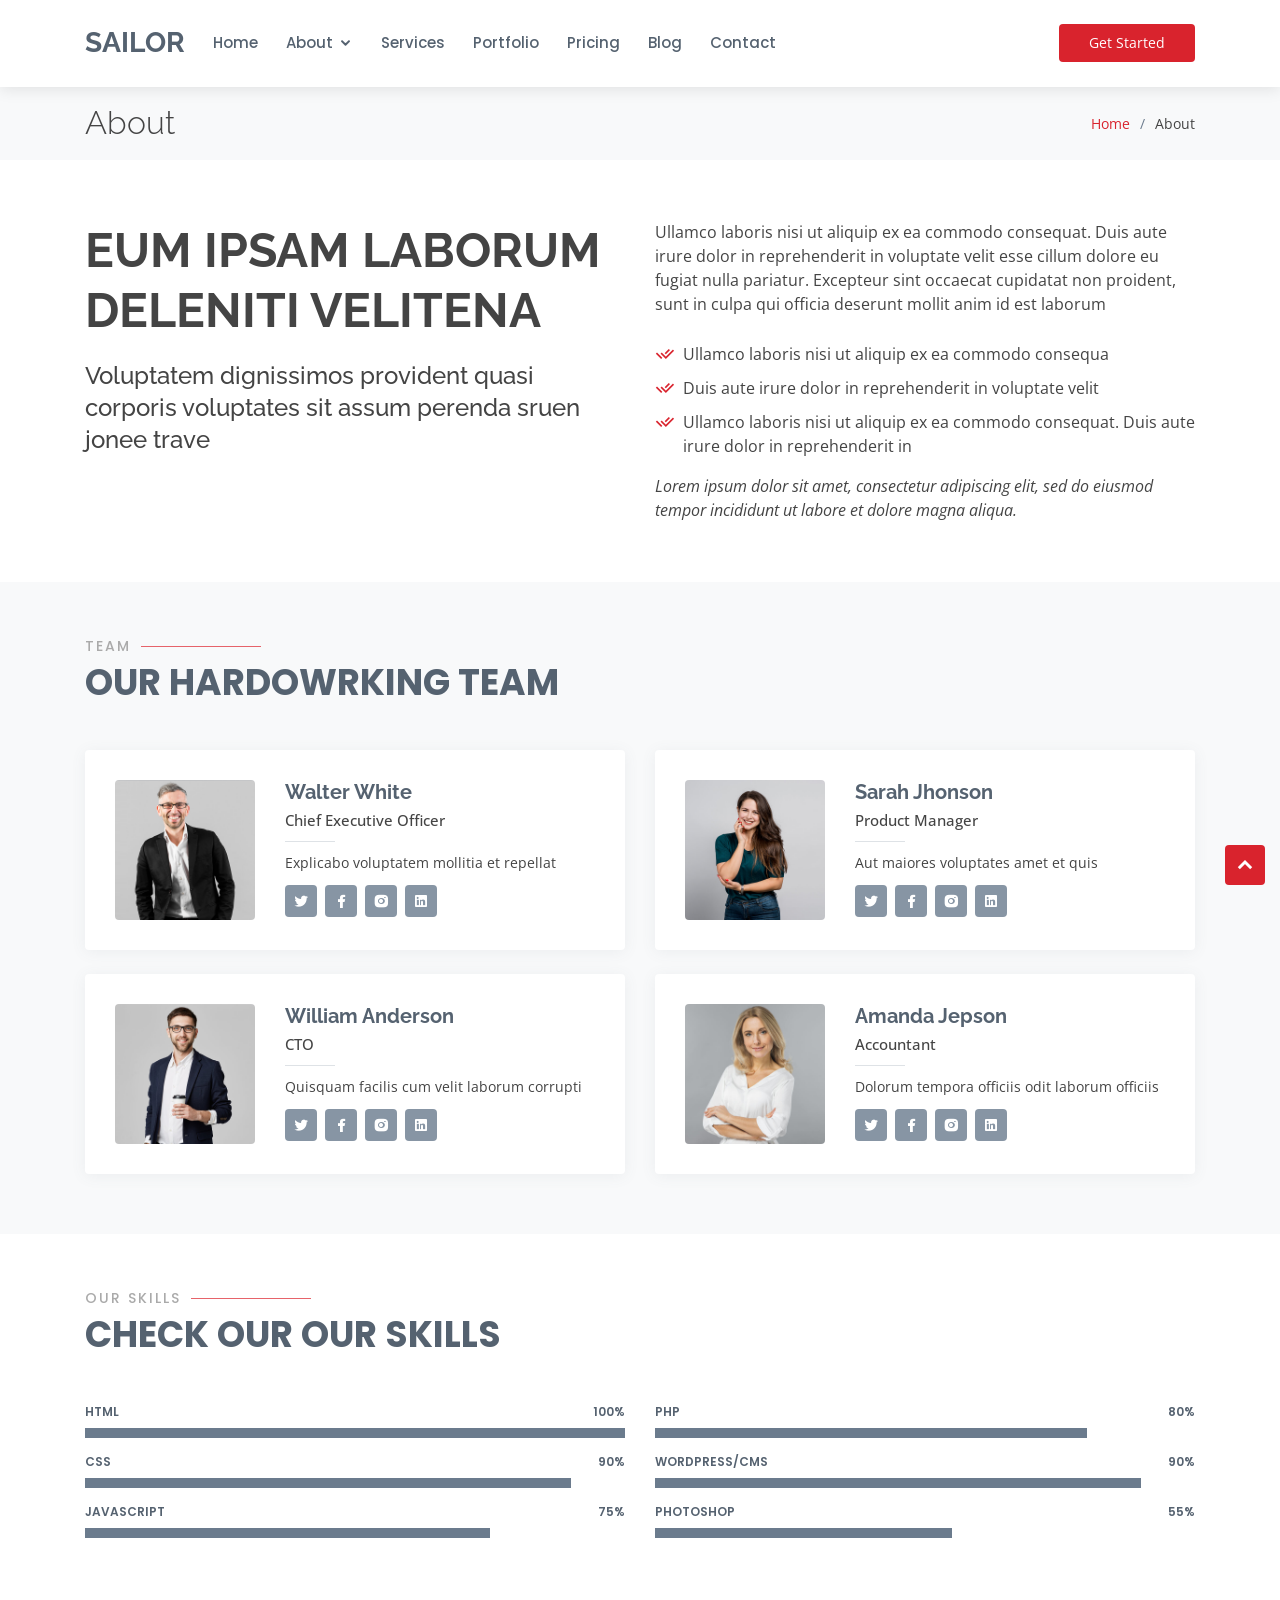
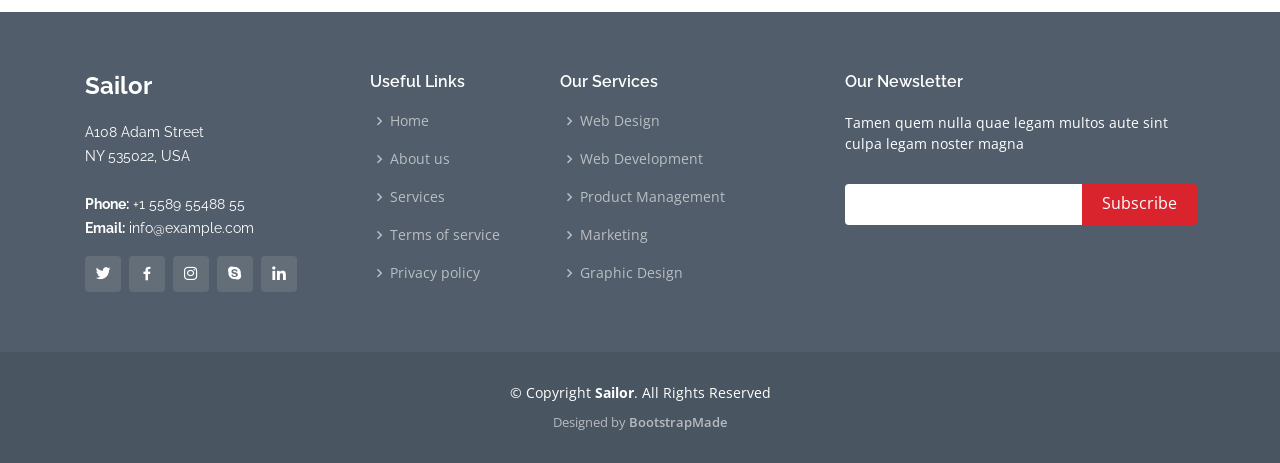
<file: Sailor/about.html>
<!DOCTYPE html>
<html lang="en">

<head>
  <meta charset="utf-8">
  <meta content="width=device-width, initial-scale=1.0" name="viewport">

  <title>About - Sailor Bootstrap Template</title>
  <meta content="" name="description">
  <meta content="" name="keywords">

  <!-- Favicons -->
  <link href="assets/img/favicon.png" rel="icon">
  <link href="assets/img/apple-touch-icon.png" rel="apple-touch-icon">

  <!-- Google Fonts -->
  <link href="https://fonts.googleapis.com/css?family=Open+Sans:300,300i,400,400i,600,600i,700,700i|Raleway:300,300i,400,400i,500,500i,600,600i,700,700i|Poppins:300,300i,400,400i,500,500i,600,600i,700,700i" rel="stylesheet">

  <!-- Vendor CSS Files -->
  <link href="assets/vendor/bootstrap/css/bootstrap.min.css" rel="stylesheet">
  <link href="assets/vendor/icofont/icofont.min.css" rel="stylesheet">
  <link href="assets/vendor/boxicons/css/boxicons.min.css" rel="stylesheet">
  <link href="assets/vendor/animate.css/animate.min.css" rel="stylesheet">
  <link href="assets/vendor/remixicon/remixicon.css" rel="stylesheet">
  <link href="assets/vendor/venobox/venobox.css" rel="stylesheet">
  <link href="assets/vendor/owl.carousel/assets/owl.carousel.min.css" rel="stylesheet">

  <!-- Template Main CSS File -->
  <link href="assets/css/style.css" rel="stylesheet">

  <!-- =======================================================
  * Template Name: Sailor - v2.2.0
  * Template URL: https://bootstrapmade.com/sailor-free-bootstrap-theme/
  * Author: BootstrapMade.com
  * License: https://bootstrapmade.com/license/
  ======================================================== -->
</head>

<body>

  <!-- ======= Header ======= -->
  <header id="header" class="fixed-top header-inner-pages">
    <div class="container d-flex align-items-center">

      <h1 class="logo"><a href="index.html">Sailor</a></h1>
      <!-- Uncomment below if you prefer to use an image logo -->
      <!-- <a href="index.html" class="logo"><img src="assets/img/logo.png" alt="" class="img-fluid"></a>-->

      <nav class="nav-menu d-none d-lg-block">

        <ul>
          <li><a href="index.html">Home</a></li>

          <li class="drop-down"><a href="#">About</a>
            <ul>
              <li class="active"><a href="about.html">About Us</a></li>
              <li><a href="team.html">Team</a></li>
              <li><a href="testimonials.html">Testimonials</a></li>

              <li class="drop-down"><a href="#">Deep Drop Down</a>
                <ul>
                  <li><a href="#">Deep Drop Down 1</a></li>
                  <li><a href="#">Deep Drop Down 2</a></li>
                  <li><a href="#">Deep Drop Down 3</a></li>
                  <li><a href="#">Deep Drop Down 4</a></li>
                  <li><a href="#">Deep Drop Down 5</a></li>
                </ul>
              </li>
            </ul>
          </li>

          <li><a href="services.html">Services</a></li>
          <li><a href="portfolio.html">Portfolio</a></li>
          <li><a href="pricing.html">Pricing</a></li>
          <li><a href="blog.html">Blog</a></li>
          <li><a href="contact.html">Contact</a></li>

        </ul>

      </nav><!-- .nav-menu -->

      <a href="index.html" class="get-started-btn ml-auto">Get Started</a>

    </div>
  </header><!-- End Header -->

  <main id="main">

    <!-- ======= Breadcrumbs ======= -->
    <section id="breadcrumbs" class="breadcrumbs">
      <div class="container">

        <div class="d-flex justify-content-between align-items-center">
          <h2>About</h2>
          <ol>
            <li><a href="index.html">Home</a></li>
            <li>About</li>
          </ol>
        </div>

      </div>
    </section><!-- End Breadcrumbs -->

    <!-- ======= About Section ======= -->
    <section id="about" class="about">
      <div class="container">

        <div class="row content">
          <div class="col-lg-6">
            <h2>Eum ipsam laborum deleniti velitena</h2>
            <h3>Voluptatem dignissimos provident quasi corporis voluptates sit assum perenda sruen jonee trave</h3>
          </div>
          <div class="col-lg-6 pt-4 pt-lg-0">
            <p>
              Ullamco laboris nisi ut aliquip ex ea commodo consequat. Duis aute irure dolor in reprehenderit in voluptate
              velit esse cillum dolore eu fugiat nulla pariatur. Excepteur sint occaecat cupidatat non proident, sunt in
              culpa qui officia deserunt mollit anim id est laborum
            </p>
            <ul>
              <li><i class="ri-check-double-line"></i> Ullamco laboris nisi ut aliquip ex ea commodo consequa</li>
              <li><i class="ri-check-double-line"></i> Duis aute irure dolor in reprehenderit in voluptate velit</li>
              <li><i class="ri-check-double-line"></i> Ullamco laboris nisi ut aliquip ex ea commodo consequat. Duis aute irure dolor in reprehenderit in</li>
            </ul>
            <p class="font-italic">
              Lorem ipsum dolor sit amet, consectetur adipiscing elit, sed do eiusmod tempor incididunt ut labore et dolore
              magna aliqua.
            </p>
          </div>
        </div>

      </div>
    </section><!-- End About Section -->

    <!-- ======= Team Section ======= -->
    <section id="team" class="team section-bg">
      <div class="container">

        <div class="section-title">
          <h2>Team</h2>
          <p>Our Hardowrking Team</p>
        </div>

        <div class="row">

          <div class="col-lg-6">
            <div class="member d-flex align-items-start">
              <div class="pic"><img src="assets/img/team/team-1.jpg" class="img-fluid" alt=""></div>
              <div class="member-info">
                <h4>Walter White</h4>
                <span>Chief Executive Officer</span>
                <p>Explicabo voluptatem mollitia et repellat</p>
                <div class="social">
                  <a href=""><i class="ri-twitter-fill"></i></a>
                  <a href=""><i class="ri-facebook-fill"></i></a>
                  <a href=""><i class="ri-instagram-fill"></i></a>
                  <a href=""> <i class="ri-linkedin-box-fill"></i> </a>
                </div>
              </div>
            </div>
          </div>

          <div class="col-lg-6 mt-4 mt-lg-0">
            <div class="member d-flex align-items-start">
              <div class="pic"><img src="assets/img/team/team-2.jpg" class="img-fluid" alt=""></div>
              <div class="member-info">
                <h4>Sarah Jhonson</h4>
                <span>Product Manager</span>
                <p>Aut maiores voluptates amet et quis</p>
                <div class="social">
                  <a href=""><i class="ri-twitter-fill"></i></a>
                  <a href=""><i class="ri-facebook-fill"></i></a>
                  <a href=""><i class="ri-instagram-fill"></i></a>
                  <a href=""> <i class="ri-linkedin-box-fill"></i> </a>
                </div>
              </div>
            </div>
          </div>

          <div class="col-lg-6 mt-4">
            <div class="member d-flex align-items-start">
              <div class="pic"><img src="assets/img/team/team-3.jpg" class="img-fluid" alt=""></div>
              <div class="member-info">
                <h4>William Anderson</h4>
                <span>CTO</span>
                <p>Quisquam facilis cum velit laborum corrupti</p>
                <div class="social">
                  <a href=""><i class="ri-twitter-fill"></i></a>
                  <a href=""><i class="ri-facebook-fill"></i></a>
                  <a href=""><i class="ri-instagram-fill"></i></a>
                  <a href=""> <i class="ri-linkedin-box-fill"></i> </a>
                </div>
              </div>
            </div>
          </div>

          <div class="col-lg-6 mt-4">
            <div class="member d-flex align-items-start">
              <div class="pic"><img src="assets/img/team/team-4.jpg" class="img-fluid" alt=""></div>
              <div class="member-info">
                <h4>Amanda Jepson</h4>
                <span>Accountant</span>
                <p>Dolorum tempora officiis odit laborum officiis</p>
                <div class="social">
                  <a href=""><i class="ri-twitter-fill"></i></a>
                  <a href=""><i class="ri-facebook-fill"></i></a>
                  <a href=""><i class="ri-instagram-fill"></i></a>
                  <a href=""> <i class="ri-linkedin-box-fill"></i> </a>
                </div>
              </div>
            </div>
          </div>

        </div>

      </div>
    </section><!-- End Team Section -->

    <!-- ======= Our Skills Section ======= -->
    <section id="skills" class="skills">
      <div class="container">

        <div class="section-title">
          <h2>Our Skills</h2>
          <p>Check our Our Skills</p>
        </div>

        <div class="row skills-content">

          <div class="col-lg-6">

            <div class="progress">
              <span class="skill">HTML <i class="val">100%</i></span>
              <div class="progress-bar-wrap">
                <div class="progress-bar" role="progressbar" aria-valuenow="100" aria-valuemin="0" aria-valuemax="100"></div>
              </div>
            </div>

            <div class="progress">
              <span class="skill">CSS <i class="val">90%</i></span>
              <div class="progress-bar-wrap">
                <div class="progress-bar" role="progressbar" aria-valuenow="90" aria-valuemin="0" aria-valuemax="100"></div>
              </div>
            </div>

            <div class="progress">
              <span class="skill">JavaScript <i class="val">75%</i></span>
              <div class="progress-bar-wrap">
                <div class="progress-bar" role="progressbar" aria-valuenow="75" aria-valuemin="0" aria-valuemax="100"></div>
              </div>
            </div>

          </div>

          <div class="col-lg-6">

            <div class="progress">
              <span class="skill">PHP <i class="val">80%</i></span>
              <div class="progress-bar-wrap">
                <div class="progress-bar" role="progressbar" aria-valuenow="80" aria-valuemin="0" aria-valuemax="100"></div>
              </div>
            </div>

            <div class="progress">
              <span class="skill">WordPress/CMS <i class="val">90%</i></span>
              <div class="progress-bar-wrap">
                <div class="progress-bar" role="progressbar" aria-valuenow="90" aria-valuemin="0" aria-valuemax="100"></div>
              </div>
            </div>

            <div class="progress">
              <span class="skill">Photoshop <i class="val">55%</i></span>
              <div class="progress-bar-wrap">
                <div class="progress-bar" role="progressbar" aria-valuenow="55" aria-valuemin="0" aria-valuemax="100"></div>
              </div>
            </div>

          </div>

        </div>

      </div>
    </section><!-- End Our Skills Section -->

  </main><!-- End #main -->

  <!-- ======= Footer ======= -->
  <footer id="footer">
    <div class="footer-top">
      <div class="container">
        <div class="row">

          <div class="col-lg-3 col-md-6">
            <div class="footer-info">
              <h3>Sailor</h3>
              <p>
                A108 Adam Street <br>
                NY 535022, USA<br><br>
                <strong>Phone:</strong> +1 5589 55488 55<br>
                <strong>Email:</strong> info@example.com<br>
              </p>
              <div class="social-links mt-3">
                <a href="#" class="twitter"><i class="bx bxl-twitter"></i></a>
                <a href="#" class="facebook"><i class="bx bxl-facebook"></i></a>
                <a href="#" class="instagram"><i class="bx bxl-instagram"></i></a>
                <a href="#" class="google-plus"><i class="bx bxl-skype"></i></a>
                <a href="#" class="linkedin"><i class="bx bxl-linkedin"></i></a>
              </div>
            </div>
          </div>

          <div class="col-lg-2 col-md-6 footer-links">
            <h4>Useful Links</h4>
            <ul>
              <li><i class="bx bx-chevron-right"></i> <a href="#">Home</a></li>
              <li><i class="bx bx-chevron-right"></i> <a href="#">About us</a></li>
              <li><i class="bx bx-chevron-right"></i> <a href="#">Services</a></li>
              <li><i class="bx bx-chevron-right"></i> <a href="#">Terms of service</a></li>
              <li><i class="bx bx-chevron-right"></i> <a href="#">Privacy policy</a></li>
            </ul>
          </div>

          <div class="col-lg-3 col-md-6 footer-links">
            <h4>Our Services</h4>
            <ul>
              <li><i class="bx bx-chevron-right"></i> <a href="#">Web Design</a></li>
              <li><i class="bx bx-chevron-right"></i> <a href="#">Web Development</a></li>
              <li><i class="bx bx-chevron-right"></i> <a href="#">Product Management</a></li>
              <li><i class="bx bx-chevron-right"></i> <a href="#">Marketing</a></li>
              <li><i class="bx bx-chevron-right"></i> <a href="#">Graphic Design</a></li>
            </ul>
          </div>

          <div class="col-lg-4 col-md-6 footer-newsletter">
            <h4>Our Newsletter</h4>
            <p>Tamen quem nulla quae legam multos aute sint culpa legam noster magna</p>
            <form action="" method="post">
              <input type="email" name="email"><input type="submit" value="Subscribe">
            </form>

          </div>

        </div>
      </div>
    </div>

    <div class="container">
      <div class="copyright">
        &copy; Copyright <strong><span>Sailor</span></strong>. All Rights Reserved
      </div>
      <div class="credits">
        <!-- All the links in the footer should remain intact. -->
        <!-- You can delete the links only if you purchased the pro version. -->
        <!-- Licensing information: https://bootstrapmade.com/license/ -->
        <!-- Purchase the pro version with working PHP/AJAX contact form: https://bootstrapmade.com/sailor-free-bootstrap-theme/ -->
        Designed by <a href="https://bootstrapmade.com/">BootstrapMade</a>
      </div>
    </div>
  </footer><!-- End Footer -->

  <a href="#" class="back-to-top"><i class="icofont-simple-up"></i></a>

  <!-- Vendor JS Files -->
  <script src="assets/vendor/jquery/jquery.min.js"></script>
  <script src="assets/vendor/bootstrap/js/bootstrap.bundle.min.js"></script>
  <script src="assets/vendor/jquery.easing/jquery.easing.min.js"></script>
  <script src="assets/vendor/php-email-form/validate.js"></script>
  <script src="assets/vendor/isotope-layout/isotope.pkgd.min.js"></script>
  <script src="assets/vendor/venobox/venobox.min.js"></script>
  <script src="assets/vendor/waypoints/jquery.waypoints.min.js"></script>
  <script src="assets/vendor/owl.carousel/owl.carousel.min.js"></script>

  <!-- Template Main JS File -->
  <script src="assets/js/main.js"></script>

</body>

</html>
</file>
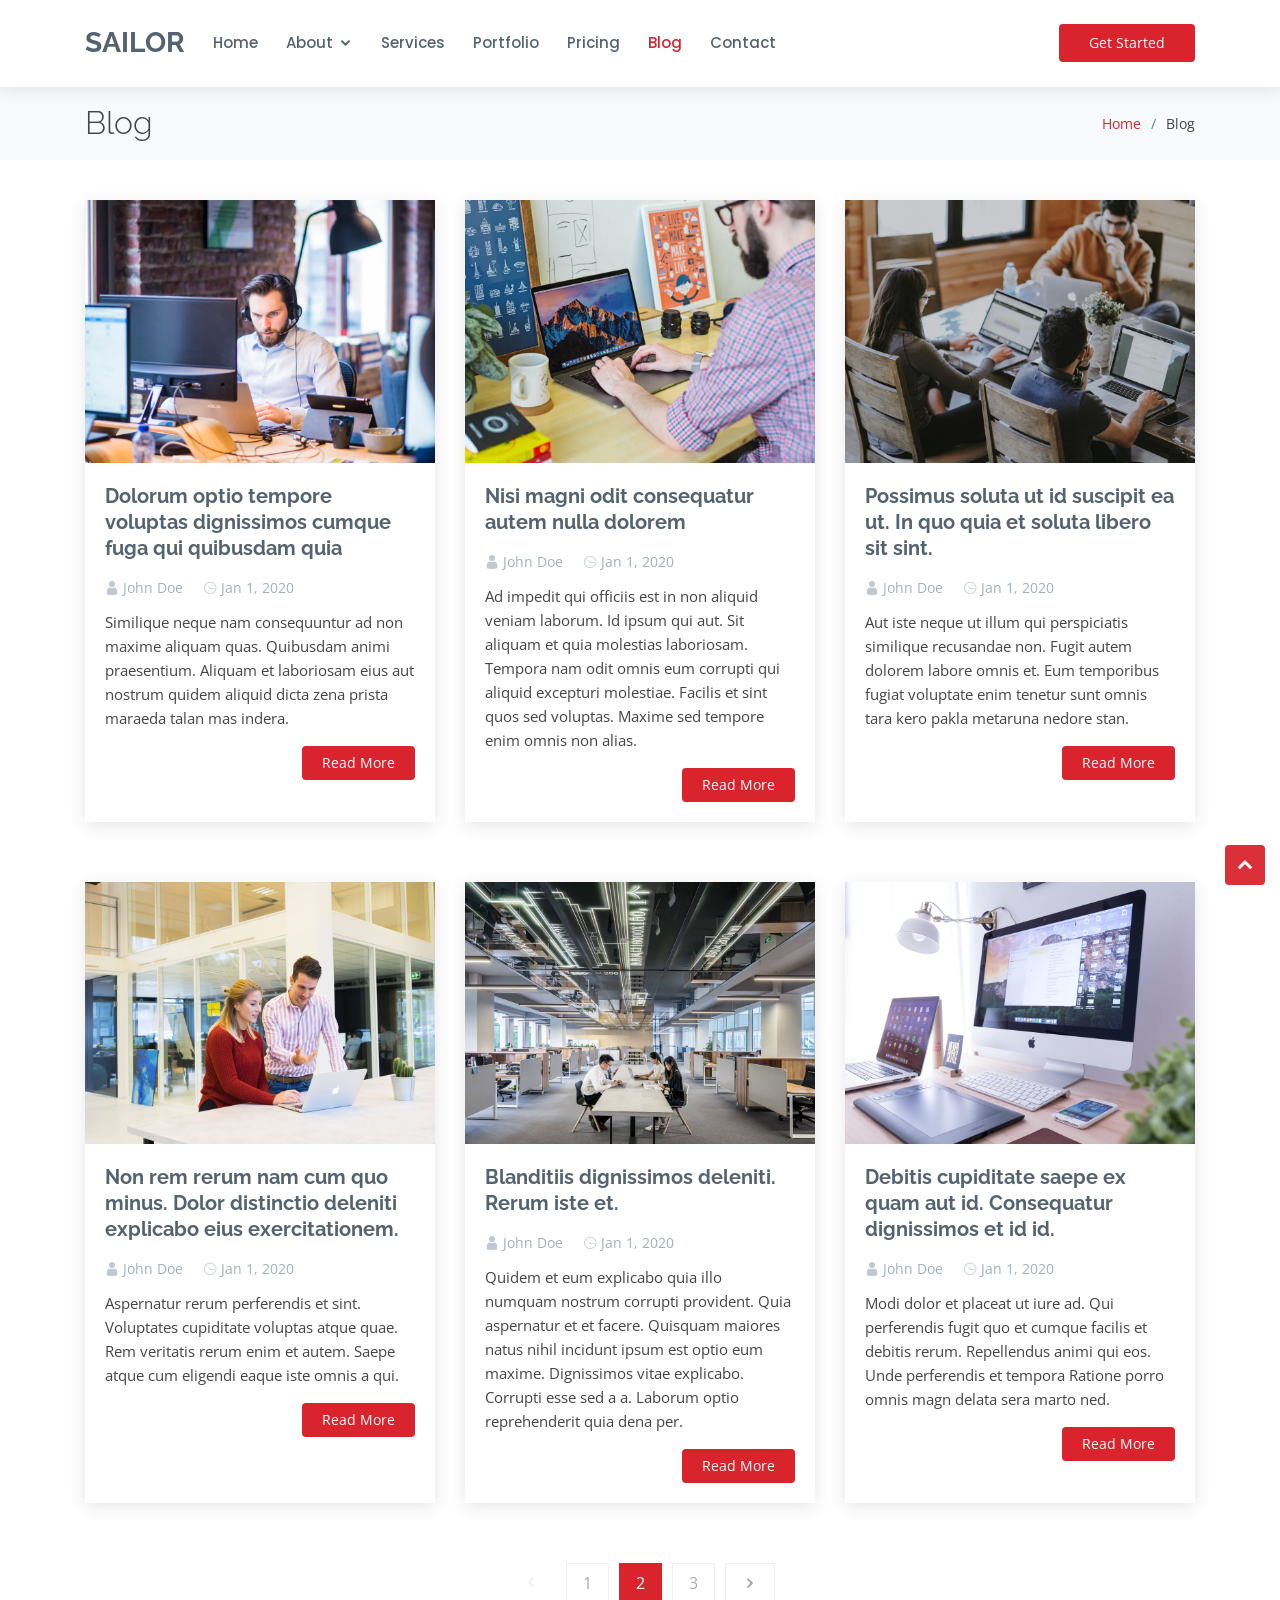
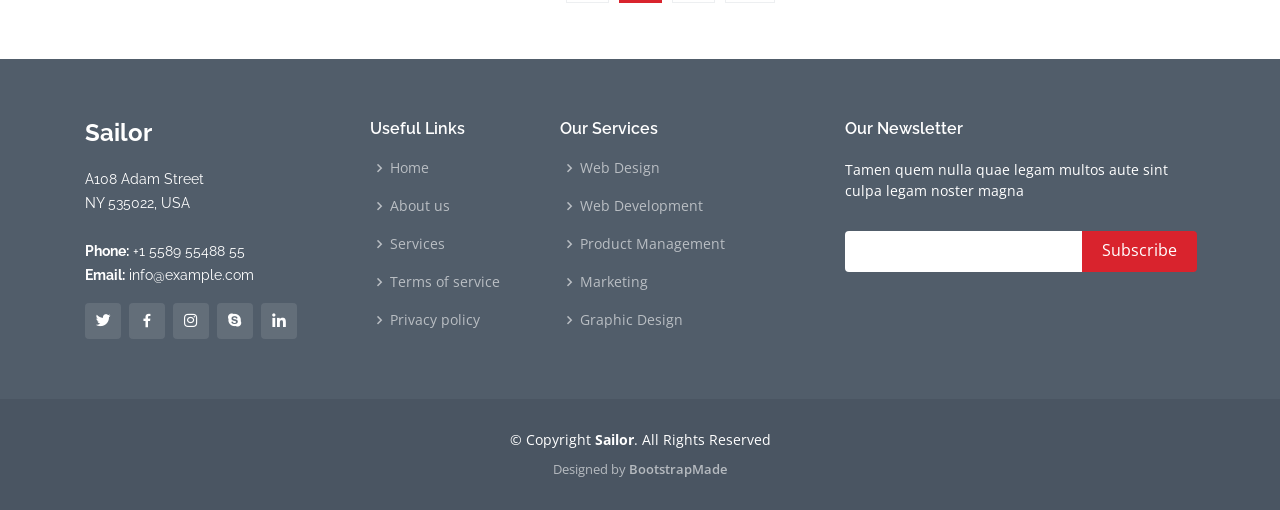
<file: Sailor/blog.html>
<!DOCTYPE html>
<html lang="en">

<head>
  <meta charset="utf-8">
  <meta content="width=device-width, initial-scale=1.0" name="viewport">

  <title>Blog - Sailor Bootstrap Template</title>
  <meta content="" name="description">
  <meta content="" name="keywords">

  <!-- Favicons -->
  <link href="assets/img/favicon.png" rel="icon">
  <link href="assets/img/apple-touch-icon.png" rel="apple-touch-icon">

  <!-- Google Fonts -->
  <link href="https://fonts.googleapis.com/css?family=Open+Sans:300,300i,400,400i,600,600i,700,700i|Raleway:300,300i,400,400i,500,500i,600,600i,700,700i|Poppins:300,300i,400,400i,500,500i,600,600i,700,700i" rel="stylesheet">

  <!-- Vendor CSS Files -->
  <link href="assets/vendor/bootstrap/css/bootstrap.min.css" rel="stylesheet">
  <link href="assets/vendor/icofont/icofont.min.css" rel="stylesheet">
  <link href="assets/vendor/boxicons/css/boxicons.min.css" rel="stylesheet">
  <link href="assets/vendor/animate.css/animate.min.css" rel="stylesheet">
  <link href="assets/vendor/remixicon/remixicon.css" rel="stylesheet">
  <link href="assets/vendor/venobox/venobox.css" rel="stylesheet">
  <link href="assets/vendor/owl.carousel/assets/owl.carousel.min.css" rel="stylesheet">

  <!-- Template Main CSS File -->
  <link href="assets/css/style.css" rel="stylesheet">

  <!-- =======================================================
  * Template Name: Sailor - v2.2.0
  * Template URL: https://bootstrapmade.com/sailor-free-bootstrap-theme/
  * Author: BootstrapMade.com
  * License: https://bootstrapmade.com/license/
  ======================================================== -->
</head>

<body>

  <!-- ======= Header ======= -->
  <header id="header" class="fixed-top header-inner-pages">
    <div class="container d-flex align-items-center">

      <h1 class="logo"><a href="index.html">Sailor</a></h1>
      <!-- Uncomment below if you prefer to use an image logo -->
      <!-- <a href="index.html" class="logo"><img src="assets/img/logo.png" alt="" class="img-fluid"></a>-->

      <nav class="nav-menu d-none d-lg-block">

        <ul>
          <li><a href="index.html">Home</a></li>

          <li class="drop-down"><a href="#">About</a>
            <ul>
              <li><a href="about.html">About Us</a></li>
              <li><a href="team.html">Team</a></li>
              <li><a href="testimonials.html">Testimonials</a></li>

              <li class="drop-down"><a href="#">Deep Drop Down</a>
                <ul>
                  <li><a href="#">Deep Drop Down 1</a></li>
                  <li><a href="#">Deep Drop Down 2</a></li>
                  <li><a href="#">Deep Drop Down 3</a></li>
                  <li><a href="#">Deep Drop Down 4</a></li>
                  <li><a href="#">Deep Drop Down 5</a></li>
                </ul>
              </li>
            </ul>
          </li>

          <li><a href="services.html">Services</a></li>
          <li><a href="portfolio.html">Portfolio</a></li>
          <li><a href="pricing.html">Pricing</a></li>
          <li class="active"><a href="blog.html">Blog</a></li>
          <li><a href="contact.html">Contact</a></li>

        </ul>

      </nav><!-- .nav-menu -->

      <a href="index.html" class="get-started-btn ml-auto">Get Started</a>

    </div>
  </header><!-- End Header -->

  <main id="main">

    <!-- ======= Breadcrumbs ======= -->
    <section id="breadcrumbs" class="breadcrumbs">
      <div class="container">

        <div class="d-flex justify-content-between align-items-center">
          <h2>Blog</h2>
          <ol>
            <li><a href="index.html">Home</a></li>
            <li>Blog</li>
          </ol>
        </div>

      </div>
    </section><!-- End Breadcrumbs -->

    <!-- ======= Blog Section ======= -->
    <section id="blog" class="blog">
      <div class="container">

        <div class="row">

          <div class="col-lg-4  col-md-6 d-flex align-items-stretch" data-aos="fade-up">
            <article class="entry">

              <div class="entry-img">
                <img src="assets/img/blog-1.jpg" alt="" class="img-fluid">
              </div>

              <h2 class="entry-title">
                <a href="blog-single.html">Dolorum optio tempore voluptas dignissimos cumque fuga qui quibusdam quia</a>
              </h2>

              <div class="entry-meta">
                <ul>
                  <li class="d-flex align-items-center"><i class="icofont-user"></i> <a href="blog-single.html">John Doe</a></li>
                  <li class="d-flex align-items-center"><i class="icofont-wall-clock"></i> <a href="blog-single.html"><time datetime="2020-01-01">Jan 1, 2020</time></a></li>
                </ul>
              </div>

              <div class="entry-content">
                <p>
                  Similique neque nam consequuntur ad non maxime aliquam quas. Quibusdam animi praesentium. Aliquam et laboriosam eius aut nostrum quidem aliquid dicta zena prista maraeda talan mas indera.
                </p>
                <div class="read-more">
                  <a href="blog-single.html">Read More</a>
                </div>
              </div>

            </article><!-- End blog entry -->
          </div>

          <div class="col-lg-4  col-md-6 d-flex align-items-stretch" data-aos="fade-up">
            <article class="entry">

              <div class="entry-img">
                <img src="assets/img/blog-2.jpg" alt="" class="img-fluid">
              </div>

              <h2 class="entry-title">
                <a href="blog-single.html">Nisi magni odit consequatur autem nulla dolorem</a>
              </h2>

              <div class="entry-meta">
                <ul>
                  <li class="d-flex align-items-center"><i class="icofont-user"></i> <a href="blog-single.html">John Doe</a></li>
                  <li class="d-flex align-items-center"><i class="icofont-wall-clock"></i> <a href="blog-single.html"><time datetime="2020-01-01">Jan 1, 2020</time></a></li>
                </ul>
              </div>

              <div class="entry-content">
                <p>
                  Ad impedit qui officiis est in non aliquid veniam laborum. Id ipsum qui aut. Sit aliquam et quia molestias laboriosam. Tempora nam odit omnis eum corrupti qui aliquid excepturi molestiae. Facilis et sint quos sed voluptas. Maxime sed tempore enim omnis non alias.
                </p>
                <div class="read-more">
                  <a href="blog-single.html">Read More</a>
                </div>
              </div>

            </article><!-- End blog entry -->
          </div>

          <div class="col-lg-4  col-md-6 d-flex align-items-stretch" data-aos="fade-up">
            <article class="entry">

              <div class="entry-img">
                <img src="assets/img/blog-3.jpg" alt="" class="img-fluid">
              </div>

              <h2 class="entry-title">
                <a href="blog-single.html">Possimus soluta ut id suscipit ea ut. In quo quia et soluta libero sit sint.</a>
              </h2>

              <div class="entry-meta">
                <ul>
                  <li class="d-flex align-items-center"><i class="icofont-user"></i> <a href="blog-single.html">John Doe</a></li>
                  <li class="d-flex align-items-center"><i class="icofont-wall-clock"></i> <a href="blog-single.html"><time datetime="2020-01-01">Jan 1, 2020</time></a></li>
                </ul>
              </div>

              <div class="entry-content">
                <p>
                  Aut iste neque ut illum qui perspiciatis similique recusandae non. Fugit autem dolorem labore omnis et. Eum temporibus fugiat voluptate enim tenetur sunt omnis tara kero pakla metaruna nedore stan.
                </p>
                <div class="read-more">
                  <a href="blog-single.html">Read More</a>
                </div>
              </div>

            </article><!-- End blog entry -->
          </div>

          <div class="col-lg-4  col-md-6 d-flex align-items-stretch" data-aos="fade-up">
            <article class="entry">

              <div class="entry-img">
                <img src="assets/img/blog-4.jpg" alt="" class="img-fluid">
              </div>

              <h2 class="entry-title">
                <a href="blog-single.html">Non rem rerum nam cum quo minus. Dolor distinctio deleniti explicabo eius exercitationem.</a>
              </h2>

              <div class="entry-meta">
                <ul>
                  <li class="d-flex align-items-center"><i class="icofont-user"></i> <a href="blog-single.html">John Doe</a></li>
                  <li class="d-flex align-items-center"><i class="icofont-wall-clock"></i> <a href="blog-single.html"><time datetime="2020-01-01">Jan 1, 2020</time></a></li>
                </ul>
              </div>

              <div class="entry-content">
                <p>
                  Aspernatur rerum perferendis et sint. Voluptates cupiditate voluptas atque quae. Rem veritatis rerum enim et autem. Saepe atque cum eligendi eaque iste omnis a qui.
                </p>
                <div class="read-more">
                  <a href="blog-single.html">Read More</a>
                </div>
              </div>

            </article><!-- End blog entry -->
          </div>

          <div class="col-lg-4  col-md-6 d-flex align-items-stretch" data-aos="fade-up">
            <article class="entry">

              <div class="entry-img">
                <img src="assets/img/blog-5.jpg" alt="" class="img-fluid">
              </div>

              <h2 class="entry-title">
                <a href="blog-single.html">Blanditiis dignissimos deleniti. Rerum iste et.</a>
              </h2>

              <div class="entry-meta">
                <ul>
                  <li class="d-flex align-items-center"><i class="icofont-user"></i> <a href="blog-single.html">John Doe</a></li>
                  <li class="d-flex align-items-center"><i class="icofont-wall-clock"></i> <a href="blog-single.html"><time datetime="2020-01-01">Jan 1, 2020</time></a></li>
                </ul>
              </div>

              <div class="entry-content">
                <p>
                  Quidem et eum explicabo quia illo numquam nostrum corrupti provident. Quia aspernatur et et facere. Quisquam maiores natus nihil incidunt ipsum est optio eum maxime. Dignissimos vitae explicabo. Corrupti esse sed a a. Laborum optio reprehenderit quia dena per.
                </p>
                <div class="read-more">
                  <a href="blog-single.html">Read More</a>
                </div>
              </div>

            </article><!-- End blog entry -->
          </div>

          <div class="col-lg-4  col-md-6 d-flex align-items-stretch" data-aos="fade-up">
            <article class="entry">

              <div class="entry-img">
                <img src="assets/img/blog-6.jpg" alt="" class="img-fluid">
              </div>

              <h2 class="entry-title">
                <a href="blog-single.html">Debitis cupiditate saepe ex quam aut id. Consequatur dignissimos et id id.</a>
              </h2>

              <div class="entry-meta">
                <ul>
                  <li class="d-flex align-items-center"><i class="icofont-user"></i> <a href="blog-single.html">John Doe</a></li>
                  <li class="d-flex align-items-center"><i class="icofont-wall-clock"></i> <a href="blog-single.html"><time datetime="2020-01-01">Jan 1, 2020</time></a></li>
                </ul>
              </div>

              <div class="entry-content">
                <p>
                  Modi dolor et placeat ut iure ad. Qui perferendis fugit quo et cumque facilis et debitis rerum. Repellendus animi qui eos. Unde perferendis et tempora Ratione porro omnis magn delata sera marto ned.
                </p>
                <div class="read-more">
                  <a href="blog-single.html">Read More</a>
                </div>
              </div>

            </article><!-- End blog entry -->
          </div>

        </div>

        <div class="blog-pagination" data-aos="fade-up">
          <ul class="justify-content-center">
            <li class="disabled"><i class="icofont-rounded-left"></i></li>
            <li><a href="#">1</a></li>
            <li class="active"><a href="#">2</a></li>
            <li><a href="#">3</a></li>
            <li><a href="#"><i class="icofont-rounded-right"></i></a></li>
          </ul>
        </div>

      </div>
    </section><!-- End Blog Section -->

  </main><!-- End #main -->

  <!-- ======= Footer ======= -->
  <footer id="footer">
    <div class="footer-top">
      <div class="container">
        <div class="row">

          <div class="col-lg-3 col-md-6">
            <div class="footer-info">
              <h3>Sailor</h3>
              <p>
                A108 Adam Street <br>
                NY 535022, USA<br><br>
                <strong>Phone:</strong> +1 5589 55488 55<br>
                <strong>Email:</strong> info@example.com<br>
              </p>
              <div class="social-links mt-3">
                <a href="#" class="twitter"><i class="bx bxl-twitter"></i></a>
                <a href="#" class="facebook"><i class="bx bxl-facebook"></i></a>
                <a href="#" class="instagram"><i class="bx bxl-instagram"></i></a>
                <a href="#" class="google-plus"><i class="bx bxl-skype"></i></a>
                <a href="#" class="linkedin"><i class="bx bxl-linkedin"></i></a>
              </div>
            </div>
          </div>

          <div class="col-lg-2 col-md-6 footer-links">
            <h4>Useful Links</h4>
            <ul>
              <li><i class="bx bx-chevron-right"></i> <a href="#">Home</a></li>
              <li><i class="bx bx-chevron-right"></i> <a href="#">About us</a></li>
              <li><i class="bx bx-chevron-right"></i> <a href="#">Services</a></li>
              <li><i class="bx bx-chevron-right"></i> <a href="#">Terms of service</a></li>
              <li><i class="bx bx-chevron-right"></i> <a href="#">Privacy policy</a></li>
            </ul>
          </div>

          <div class="col-lg-3 col-md-6 footer-links">
            <h4>Our Services</h4>
            <ul>
              <li><i class="bx bx-chevron-right"></i> <a href="#">Web Design</a></li>
              <li><i class="bx bx-chevron-right"></i> <a href="#">Web Development</a></li>
              <li><i class="bx bx-chevron-right"></i> <a href="#">Product Management</a></li>
              <li><i class="bx bx-chevron-right"></i> <a href="#">Marketing</a></li>
              <li><i class="bx bx-chevron-right"></i> <a href="#">Graphic Design</a></li>
            </ul>
          </div>

          <div class="col-lg-4 col-md-6 footer-newsletter">
            <h4>Our Newsletter</h4>
            <p>Tamen quem nulla quae legam multos aute sint culpa legam noster magna</p>
            <form action="" method="post">
              <input type="email" name="email"><input type="submit" value="Subscribe">
            </form>

          </div>

        </div>
      </div>
    </div>

    <div class="container">
      <div class="copyright">
        &copy; Copyright <strong><span>Sailor</span></strong>. All Rights Reserved
      </div>
      <div class="credits">
        <!-- All the links in the footer should remain intact. -->
        <!-- You can delete the links only if you purchased the pro version. -->
        <!-- Licensing information: https://bootstrapmade.com/license/ -->
        <!-- Purchase the pro version with working PHP/AJAX contact form: https://bootstrapmade.com/sailor-free-bootstrap-theme/ -->
        Designed by <a href="https://bootstrapmade.com/">BootstrapMade</a>
      </div>
    </div>
  </footer><!-- End Footer -->

  <a href="#" class="back-to-top"><i class="icofont-simple-up"></i></a>

  <!-- Vendor JS Files -->
  <script src="assets/vendor/jquery/jquery.min.js"></script>
  <script src="assets/vendor/bootstrap/js/bootstrap.bundle.min.js"></script>
  <script src="assets/vendor/jquery.easing/jquery.easing.min.js"></script>
  <script src="assets/vendor/php-email-form/validate.js"></script>
  <script src="assets/vendor/isotope-layout/isotope.pkgd.min.js"></script>
  <script src="assets/vendor/venobox/venobox.min.js"></script>
  <script src="assets/vendor/waypoints/jquery.waypoints.min.js"></script>
  <script src="assets/vendor/owl.carousel/owl.carousel.min.js"></script>

  <!-- Template Main JS File -->
  <script src="assets/js/main.js"></script>

</body>

</html>
</file>
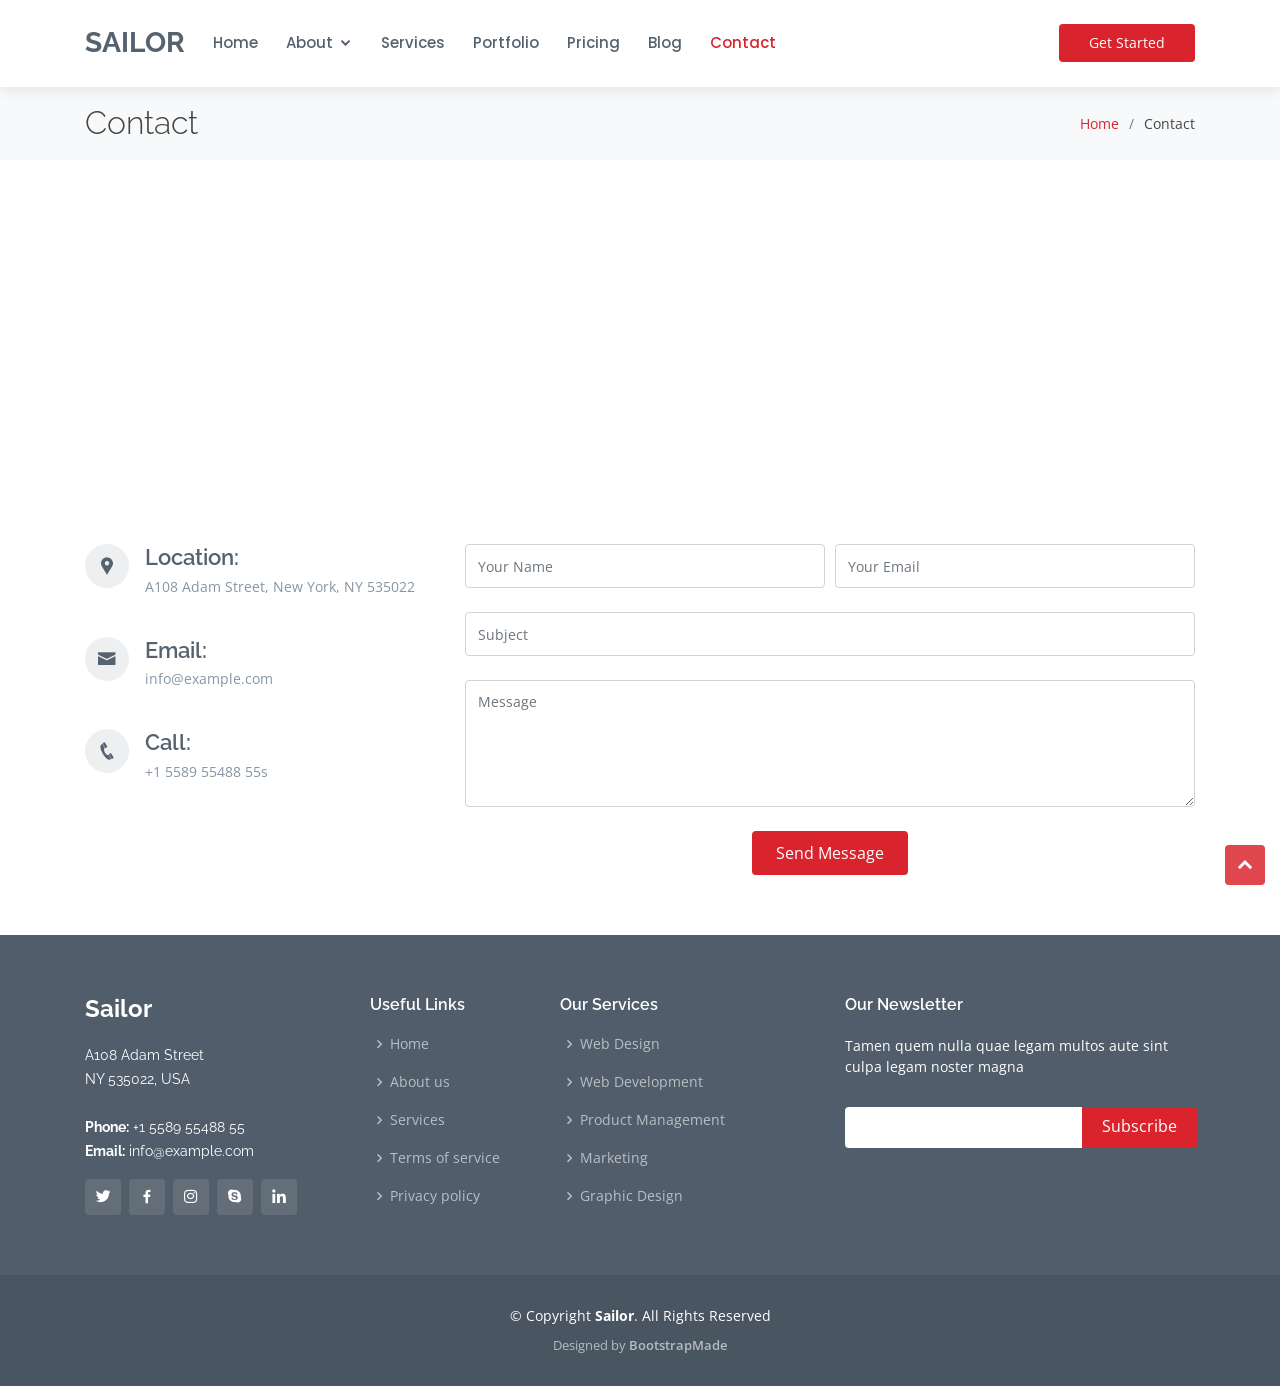
<file: Sailor/contact.html>
<!DOCTYPE html>
<html lang="en">

<head>
  <meta charset="utf-8">
  <meta content="width=device-width, initial-scale=1.0" name="viewport">

  <title>Contact - Sailor Bootstrap Template</title>
  <meta content="" name="description">
  <meta content="" name="keywords">

  <!-- Favicons -->
  <link href="assets/img/favicon.png" rel="icon">
  <link href="assets/img/apple-touch-icon.png" rel="apple-touch-icon">

  <!-- Google Fonts -->
  <link href="https://fonts.googleapis.com/css?family=Open+Sans:300,300i,400,400i,600,600i,700,700i|Raleway:300,300i,400,400i,500,500i,600,600i,700,700i|Poppins:300,300i,400,400i,500,500i,600,600i,700,700i" rel="stylesheet">

  <!-- Vendor CSS Files -->
  <link href="assets/vendor/bootstrap/css/bootstrap.min.css" rel="stylesheet">
  <link href="assets/vendor/icofont/icofont.min.css" rel="stylesheet">
  <link href="assets/vendor/boxicons/css/boxicons.min.css" rel="stylesheet">
  <link href="assets/vendor/animate.css/animate.min.css" rel="stylesheet">
  <link href="assets/vendor/remixicon/remixicon.css" rel="stylesheet">
  <link href="assets/vendor/venobox/venobox.css" rel="stylesheet">
  <link href="assets/vendor/owl.carousel/assets/owl.carousel.min.css" rel="stylesheet">

  <!-- Template Main CSS File -->
  <link href="assets/css/style.css" rel="stylesheet">

  <!-- =======================================================
  * Template Name: Sailor - v2.2.0
  * Template URL: https://bootstrapmade.com/sailor-free-bootstrap-theme/
  * Author: BootstrapMade.com
  * License: https://bootstrapmade.com/license/
  ======================================================== -->
</head>

<body>

  <!-- ======= Header ======= -->
  <header id="header" class="fixed-top header-inner-pages">
    <div class="container d-flex align-items-center">

      <h1 class="logo"><a href="index.html">Sailor</a></h1>
      <!-- Uncomment below if you prefer to use an image logo -->
      <!-- <a href="index.html" class="logo"><img src="assets/img/logo.png" alt="" class="img-fluid"></a>-->

      <nav class="nav-menu d-none d-lg-block">

        <ul>
          <li><a href="index.html">Home</a></li>

          <li class="drop-down"><a href="#">About</a>
            <ul>
              <li><a href="about.html">About Us</a></li>
              <li><a href="team.html">Team</a></li>
              <li><a href="testimonials.html">Testimonials</a></li>

              <li class="drop-down"><a href="#">Deep Drop Down</a>
                <ul>
                  <li><a href="#">Deep Drop Down 1</a></li>
                  <li><a href="#">Deep Drop Down 2</a></li>
                  <li><a href="#">Deep Drop Down 3</a></li>
                  <li><a href="#">Deep Drop Down 4</a></li>
                  <li><a href="#">Deep Drop Down 5</a></li>
                </ul>
              </li>
            </ul>
          </li>

          <li><a href="services.html">Services</a></li>
          <li><a href="portfolio.html">Portfolio</a></li>
          <li><a href="pricing.html">Pricing</a></li>
          <li><a href="blog.html">Blog</a></li>
          <li class="active"><a href="contact.html">Contact</a></li>

        </ul>

      </nav><!-- .nav-menu -->

      <a href="index.html" class="get-started-btn ml-auto">Get Started</a>

    </div>
  </header><!-- End Header -->

  <main id="main">

    <!-- ======= Breadcrumbs ======= -->
    <section id="breadcrumbs" class="breadcrumbs">
      <div class="container">

        <div class="d-flex justify-content-between align-items-center">
          <h2>Contact</h2>
          <ol>
            <li><a href="index.html">Home</a></li>
            <li>Contact</li>
          </ol>
        </div>

      </div>
    </section><!-- End Breadcrumbs -->

    <!-- ======= Contact Section ======= -->
    <section id="contact" class="contact">
      <div class="container">

        <div>
          <iframe style="border:0; width: 100%; height: 270px;" src="https://www.google.com/maps/embed?pb=!1m14!1m8!1m3!1d12097.433213460943!2d-74.0062269!3d40.7101282!3m2!1i1024!2i768!4f13.1!3m3!1m2!1s0x0%3A0xb89d1fe6bc499443!2sDowntown+Conference+Center!5e0!3m2!1smk!2sbg!4v1539943755621" frameborder="0" allowfullscreen></iframe>
        </div>

        <div class="row mt-5">

          <div class="col-lg-4">
            <div class="info">
              <div class="address">
                <i class="icofont-google-map"></i>
                <h4>Location:</h4>
                <p>A108 Adam Street, New York, NY 535022</p>
              </div>

              <div class="email">
                <i class="icofont-envelope"></i>
                <h4>Email:</h4>
                <p>info@example.com</p>
              </div>

              <div class="phone">
                <i class="icofont-phone"></i>
                <h4>Call:</h4>
                <p>+1 5589 55488 55s</p>
              </div>

            </div>

          </div>

          <div class="col-lg-8 mt-5 mt-lg-0">

            <form action="forms/contact.php" method="post" role="form" class="php-email-form">
              <div class="form-row">
                <div class="col-md-6 form-group">
                  <input type="text" name="name" class="form-control" id="name" placeholder="Your Name" data-rule="minlen:4" data-msg="Please enter at least 4 chars" />
                  <div class="validate"></div>
                </div>
                <div class="col-md-6 form-group">
                  <input type="email" class="form-control" name="email" id="email" placeholder="Your Email" data-rule="email" data-msg="Please enter a valid email" />
                  <div class="validate"></div>
                </div>
              </div>
              <div class="form-group">
                <input type="text" class="form-control" name="subject" id="subject" placeholder="Subject" data-rule="minlen:4" data-msg="Please enter at least 8 chars of subject" />
                <div class="validate"></div>
              </div>
              <div class="form-group">
                <textarea class="form-control" name="message" rows="5" data-rule="required" data-msg="Please write something for us" placeholder="Message"></textarea>
                <div class="validate"></div>
              </div>
              <div class="mb-3">
                <div class="loading">Loading</div>
                <div class="error-message"></div>
                <div class="sent-message">Your message has been sent. Thank you!</div>
              </div>
              <div class="text-center"><button type="submit">Send Message</button></div>
            </form>

          </div>

        </div>

      </div>
    </section><!-- End Contact Section -->

  </main><!-- End #main -->

  <!-- ======= Footer ======= -->
  <footer id="footer">
    <div class="footer-top">
      <div class="container">
        <div class="row">

          <div class="col-lg-3 col-md-6">
            <div class="footer-info">
              <h3>Sailor</h3>
              <p>
                A108 Adam Street <br>
                NY 535022, USA<br><br>
                <strong>Phone:</strong> +1 5589 55488 55<br>
                <strong>Email:</strong> info@example.com<br>
              </p>
              <div class="social-links mt-3">
                <a href="#" class="twitter"><i class="bx bxl-twitter"></i></a>
                <a href="#" class="facebook"><i class="bx bxl-facebook"></i></a>
                <a href="#" class="instagram"><i class="bx bxl-instagram"></i></a>
                <a href="#" class="google-plus"><i class="bx bxl-skype"></i></a>
                <a href="#" class="linkedin"><i class="bx bxl-linkedin"></i></a>
              </div>
            </div>
          </div>

          <div class="col-lg-2 col-md-6 footer-links">
            <h4>Useful Links</h4>
            <ul>
              <li><i class="bx bx-chevron-right"></i> <a href="#">Home</a></li>
              <li><i class="bx bx-chevron-right"></i> <a href="#">About us</a></li>
              <li><i class="bx bx-chevron-right"></i> <a href="#">Services</a></li>
              <li><i class="bx bx-chevron-right"></i> <a href="#">Terms of service</a></li>
              <li><i class="bx bx-chevron-right"></i> <a href="#">Privacy policy</a></li>
            </ul>
          </div>

          <div class="col-lg-3 col-md-6 footer-links">
            <h4>Our Services</h4>
            <ul>
              <li><i class="bx bx-chevron-right"></i> <a href="#">Web Design</a></li>
              <li><i class="bx bx-chevron-right"></i> <a href="#">Web Development</a></li>
              <li><i class="bx bx-chevron-right"></i> <a href="#">Product Management</a></li>
              <li><i class="bx bx-chevron-right"></i> <a href="#">Marketing</a></li>
              <li><i class="bx bx-chevron-right"></i> <a href="#">Graphic Design</a></li>
            </ul>
          </div>

          <div class="col-lg-4 col-md-6 footer-newsletter">
            <h4>Our Newsletter</h4>
            <p>Tamen quem nulla quae legam multos aute sint culpa legam noster magna</p>
            <form action="" method="post">
              <input type="email" name="email"><input type="submit" value="Subscribe">
            </form>

          </div>

        </div>
      </div>
    </div>

    <div class="container">
      <div class="copyright">
        &copy; Copyright <strong><span>Sailor</span></strong>. All Rights Reserved
      </div>
      <div class="credits">
        <!-- All the links in the footer should remain intact. -->
        <!-- You can delete the links only if you purchased the pro version. -->
        <!-- Licensing information: https://bootstrapmade.com/license/ -->
        <!-- Purchase the pro version with working PHP/AJAX contact form: https://bootstrapmade.com/sailor-free-bootstrap-theme/ -->
        Designed by <a href="https://bootstrapmade.com/">BootstrapMade</a>
      </div>
    </div>
  </footer><!-- End Footer -->

  <a href="#" class="back-to-top"><i class="icofont-simple-up"></i></a>

  <!-- Vendor JS Files -->
  <script src="assets/vendor/jquery/jquery.min.js"></script>
  <script src="assets/vendor/bootstrap/js/bootstrap.bundle.min.js"></script>
  <script src="assets/vendor/jquery.easing/jquery.easing.min.js"></script>
  <script src="assets/vendor/php-email-form/validate.js"></script>
  <script src="assets/vendor/isotope-layout/isotope.pkgd.min.js"></script>
  <script src="assets/vendor/venobox/venobox.min.js"></script>
  <script src="assets/vendor/waypoints/jquery.waypoints.min.js"></script>
  <script src="assets/vendor/owl.carousel/owl.carousel.min.js"></script>

  <!-- Template Main JS File -->
  <script src="assets/js/main.js"></script>

</body>

</html>
</file>
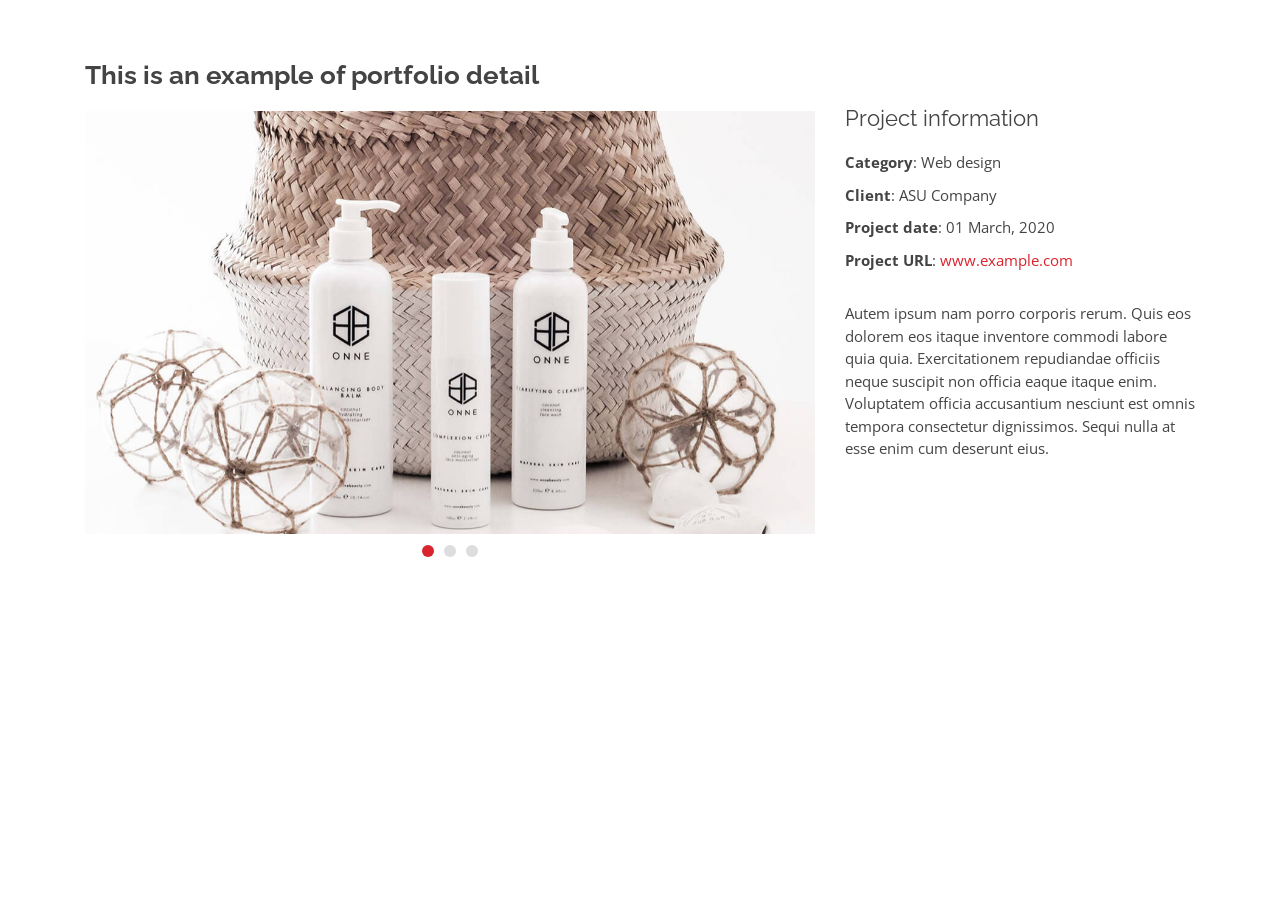
<file: Sailor/portfolio-details.html>
<!DOCTYPE html>
<html lang="en">

<head>
  <meta charset="utf-8">
  <meta content="width=device-width, initial-scale=1.0" name="viewport">

  <title>Portfolio Details - Sailor Bootstrap Template</title>
  <meta content="" name="description">
  <meta content="" name="keywords">

  <!-- Favicons -->
  <link href="assets/img/favicon.png" rel="icon">
  <link href="assets/img/apple-touch-icon.png" rel="apple-touch-icon">

  <!-- Google Fonts -->
  <link href="https://fonts.googleapis.com/css?family=Open+Sans:300,300i,400,400i,600,600i,700,700i|Raleway:300,300i,400,400i,500,500i,600,600i,700,700i|Poppins:300,300i,400,400i,500,500i,600,600i,700,700i" rel="stylesheet">

  <!-- Vendor CSS Files -->
  <link href="assets/vendor/bootstrap/css/bootstrap.min.css" rel="stylesheet">
  <link href="assets/vendor/icofont/icofont.min.css" rel="stylesheet">
  <link href="assets/vendor/boxicons/css/boxicons.min.css" rel="stylesheet">
  <link href="assets/vendor/animate.css/animate.min.css" rel="stylesheet">
  <link href="assets/vendor/remixicon/remixicon.css" rel="stylesheet">
  <link href="assets/vendor/venobox/venobox.css" rel="stylesheet">
  <link href="assets/vendor/owl.carousel/assets/owl.carousel.min.css" rel="stylesheet">

  <!-- Template Main CSS File -->
  <link href="assets/css/style.css" rel="stylesheet">

  <!-- =======================================================
  * Template Name: Sailor - v2.2.0
  * Template URL: https://bootstrapmade.com/sailor-free-bootstrap-theme/
  * Author: BootstrapMade.com
  * License: https://bootstrapmade.com/license/
  ======================================================== -->
</head>

<body>

  <main id="main">

    <!-- ======= Portfolio Details Section ======= -->
    <section id="portfolio-details" class="portfolio-details">
      <div class="container">

        <div class="row">

          <div class="col-lg-8">
            <h2 class="portfolio-title">This is an example of portfolio detail</h2>
            <div class="owl-carousel portfolio-details-carousel">
              <img src="assets/img/portfolio/portfolio-details-1.jpg" class="img-fluid" alt="">
              <img src="assets/img/portfolio/portfolio-details-2.jpg" class="img-fluid" alt="">
              <img src="assets/img/portfolio/portfolio-details-3.jpg" class="img-fluid" alt="">
            </div>
          </div>

          <div class="col-lg-4 portfolio-info">
            <h3>Project information</h3>
            <ul>
              <li><strong>Category</strong>: Web design</li>
              <li><strong>Client</strong>: ASU Company</li>
              <li><strong>Project date</strong>: 01 March, 2020</li>
              <li><strong>Project URL</strong>: <a href="#">www.example.com</a></li>
            </ul>

            <p>
              Autem ipsum nam porro corporis rerum. Quis eos dolorem eos itaque inventore commodi labore quia quia. Exercitationem repudiandae officiis neque suscipit non officia eaque itaque enim. Voluptatem officia accusantium nesciunt est omnis tempora consectetur dignissimos. Sequi nulla at esse enim cum deserunt eius.
            </p>
          </div>

        </div>

      </div>
    </section><!-- End Portfolio Details Section -->

  </main><!-- End #main -->

  <a href="#" class="back-to-top"><i class="icofont-simple-up"></i></a>

  <!-- Vendor JS Files -->
  <script src="assets/vendor/jquery/jquery.min.js"></script>
  <script src="assets/vendor/bootstrap/js/bootstrap.bundle.min.js"></script>
  <script src="assets/vendor/jquery.easing/jquery.easing.min.js"></script>
  <script src="assets/vendor/php-email-form/validate.js"></script>
  <script src="assets/vendor/isotope-layout/isotope.pkgd.min.js"></script>
  <script src="assets/vendor/venobox/venobox.min.js"></script>
  <script src="assets/vendor/waypoints/jquery.waypoints.min.js"></script>
  <script src="assets/vendor/owl.carousel/owl.carousel.min.js"></script>

  <!-- Template Main JS File -->
  <script src="assets/js/main.js"></script>

</body>

</html>
</file>
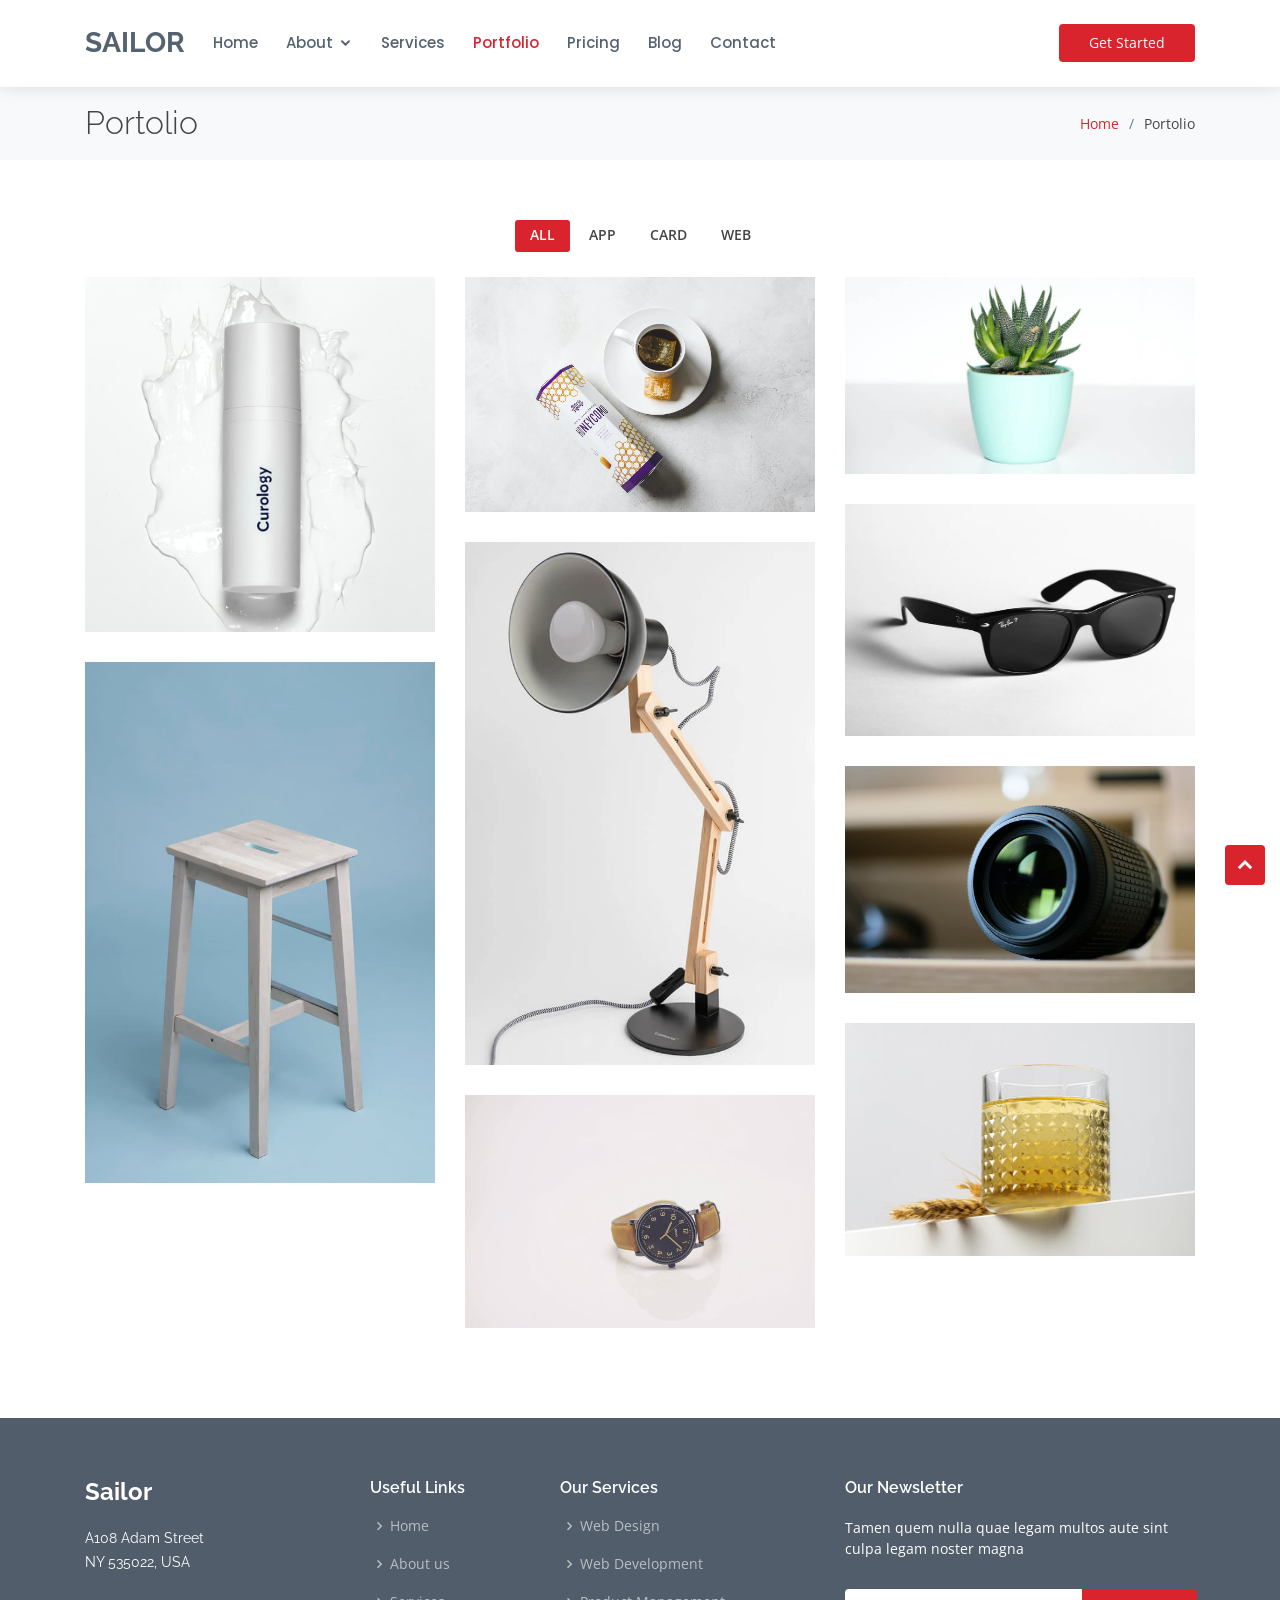
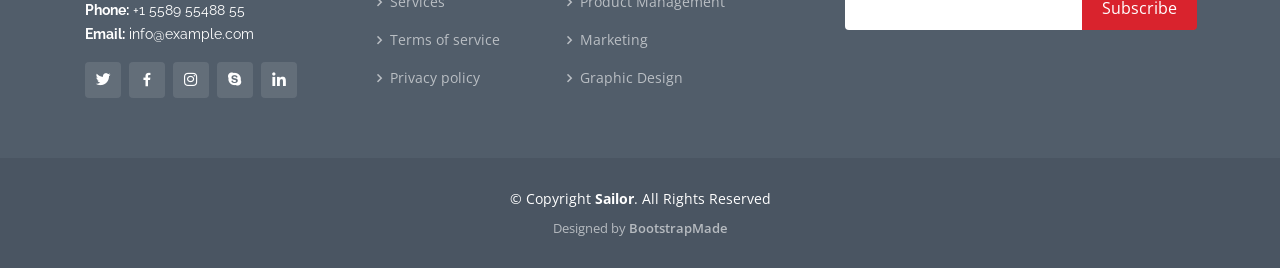
<file: Sailor/portfolio.html>
<!DOCTYPE html>
<html lang="en">

<head>
  <meta charset="utf-8">
  <meta content="width=device-width, initial-scale=1.0" name="viewport">

  <title>Portfolio - Sailor Bootstrap Template</title>
  <meta content="" name="description">
  <meta content="" name="keywords">

  <!-- Favicons -->
  <link href="assets/img/favicon.png" rel="icon">
  <link href="assets/img/apple-touch-icon.png" rel="apple-touch-icon">

  <!-- Google Fonts -->
  <link href="https://fonts.googleapis.com/css?family=Open+Sans:300,300i,400,400i,600,600i,700,700i|Raleway:300,300i,400,400i,500,500i,600,600i,700,700i|Poppins:300,300i,400,400i,500,500i,600,600i,700,700i" rel="stylesheet">

  <!-- Vendor CSS Files -->
  <link href="assets/vendor/bootstrap/css/bootstrap.min.css" rel="stylesheet">
  <link href="assets/vendor/icofont/icofont.min.css" rel="stylesheet">
  <link href="assets/vendor/boxicons/css/boxicons.min.css" rel="stylesheet">
  <link href="assets/vendor/animate.css/animate.min.css" rel="stylesheet">
  <link href="assets/vendor/remixicon/remixicon.css" rel="stylesheet">
  <link href="assets/vendor/venobox/venobox.css" rel="stylesheet">
  <link href="assets/vendor/owl.carousel/assets/owl.carousel.min.css" rel="stylesheet">

  <!-- Template Main CSS File -->
  <link href="assets/css/style.css" rel="stylesheet">

  <!-- =======================================================
  * Template Name: Sailor - v2.2.0
  * Template URL: https://bootstrapmade.com/sailor-free-bootstrap-theme/
  * Author: BootstrapMade.com
  * License: https://bootstrapmade.com/license/
  ======================================================== -->
</head>

<body>

  <!-- ======= Header ======= -->
  <header id="header" class="fixed-top header-inner-pages">
    <div class="container d-flex align-items-center">

      <h1 class="logo"><a href="index.html">Sailor</a></h1>
      <!-- Uncomment below if you prefer to use an image logo -->
      <!-- <a href="index.html" class="logo"><img src="assets/img/logo.png" alt="" class="img-fluid"></a>-->

      <nav class="nav-menu d-none d-lg-block">

        <ul>
          <li><a href="index.html">Home</a></li>

          <li class="drop-down"><a href="#">About</a>
            <ul>
              <li><a href="about.html">About Us</a></li>
              <li><a href="team.html">Team</a></li>
              <li><a href="testimonials.html">Testimonials</a></li>

              <li class="drop-down"><a href="#">Deep Drop Down</a>
                <ul>
                  <li><a href="#">Deep Drop Down 1</a></li>
                  <li><a href="#">Deep Drop Down 2</a></li>
                  <li><a href="#">Deep Drop Down 3</a></li>
                  <li><a href="#">Deep Drop Down 4</a></li>
                  <li><a href="#">Deep Drop Down 5</a></li>
                </ul>
              </li>
            </ul>
          </li>

          <li><a href="services.html">Services</a></li>
          <li class="active"><a href="portfolio.html">Portfolio</a></li>
          <li><a href="pricing.html">Pricing</a></li>
          <li><a href="blog.html">Blog</a></li>
          <li><a href="contact.html">Contact</a></li>

        </ul>

      </nav><!-- .nav-menu -->

      <a href="index.html" class="get-started-btn ml-auto">Get Started</a>

    </div>
  </header><!-- End Header -->

  <main id="main">

    <!-- ======= Breadcrumbs ======= -->
    <section id="breadcrumbs" class="breadcrumbs">
      <div class="container">

        <div class="d-flex justify-content-between align-items-center">
          <h2>Portolio</h2>
          <ol>
            <li><a href="index.html">Home</a></li>
            <li>Portolio</li>
          </ol>
        </div>

      </div>
    </section><!-- End Breadcrumbs -->

    <!-- ======= Portfolio Section ======= -->
    <section id="portfolio" class="portfolio">
      <div class="container">

        <div class="row">
          <div class="col-lg-12 d-flex justify-content-center">
            <ul id="portfolio-flters">
              <li data-filter="*" class="filter-active">All</li>
              <li data-filter=".filter-app">App</li>
              <li data-filter=".filter-card">Card</li>
              <li data-filter=".filter-web">Web</li>
            </ul>
          </div>
        </div>

        <div class="row portfolio-container">

          <div class="col-lg-4 col-md-6 portfolio-item filter-app">
            <div class="portfolio-wrap">
              <img src="assets/img/portfolio/portfolio-1.jpg" class="img-fluid" alt="">
              <div class="portfolio-info">
                <h4>App 1</h4>
                <p>App</p>
                <div class="portfolio-links">
                  <a href="assets/img/portfolio/portfolio-1.jpg" data-gall="portfolioGallery" class="venobox" title="App 1"><i class="bx bx-plus"></i></a>
                  <a href="portfolio-details.html" data-gall="portfolioDetailsGallery" data-vbtype="iframe" class="venobox" title="Portfolio Details"><i class="bx bx-link"></i></a>
                </div>
              </div>
            </div>
          </div>

          <div class="col-lg-4 col-md-6 portfolio-item filter-web">
            <div class="portfolio-wrap">
              <img src="assets/img/portfolio/portfolio-2.jpg" class="img-fluid" alt="">
              <div class="portfolio-info">
                <h4>Web 3</h4>
                <p>Web</p>
                <div class="portfolio-links">
                  <a href="assets/img/portfolio/portfolio-2.jpg" data-gall="portfolioGallery" class="venobox" title="Web 3"><i class="bx bx-plus"></i></a>
                  <a href="portfolio-details.html" data-gall="portfolioDetailsGallery" data-vbtype="iframe" class="venobox" title="Portfolio Details"><i class="bx bx-link"></i></a>
                </div>
              </div>
            </div>
          </div>

          <div class="col-lg-4 col-md-6 portfolio-item filter-app">
            <div class="portfolio-wrap">
              <img src="assets/img/portfolio/portfolio-3.jpg" class="img-fluid" alt="">
              <div class="portfolio-info">
                <h4>App 2</h4>
                <p>App</p>
                <div class="portfolio-links">
                  <a href="assets/img/portfolio/portfolio-3.jpg" data-gall="portfolioGallery" class="venobox" title="App 2"><i class="bx bx-plus"></i></a>
                  <a href="portfolio-details.html" data-gall="portfolioDetailsGallery" data-vbtype="iframe" class="venobox" title="Portfolio Details"><i class="bx bx-link"></i></a>
                </div>
              </div>
            </div>
          </div>

          <div class="col-lg-4 col-md-6 portfolio-item filter-card">
            <div class="portfolio-wrap">
              <img src="assets/img/portfolio/portfolio-4.jpg" class="img-fluid" alt="">
              <div class="portfolio-info">
                <h4>Card 2</h4>
                <p>Card</p>
                <div class="portfolio-links">
                  <a href="assets/img/portfolio/portfolio-4.jpg" data-gall="portfolioGallery" class="venobox" title="Card 2"><i class="bx bx-plus"></i></a>
                  <a href="portfolio-details.html" data-gall="portfolioDetailsGallery" data-vbtype="iframe" class="venobox" title="Portfolio Details"><i class="bx bx-link"></i></a>
                </div>
              </div>
            </div>
          </div>

          <div class="col-lg-4 col-md-6 portfolio-item filter-web">
            <div class="portfolio-wrap">
              <img src="assets/img/portfolio/portfolio-5.jpg" class="img-fluid" alt="">
              <div class="portfolio-info">
                <h4>Web 2</h4>
                <p>Web</p>
                <div class="portfolio-links">
                  <a href="assets/img/portfolio/portfolio-5.jpg" data-gall="portfolioGallery" class="venobox" title="Web 2"><i class="bx bx-plus"></i></a>
                  <a href="portfolio-details.html" data-gall="portfolioDetailsGallery" data-vbtype="iframe" class="venobox" title="Portfolio Details"><i class="bx bx-link"></i></a>
                </div>
              </div>
            </div>
          </div>

          <div class="col-lg-4 col-md-6 portfolio-item filter-app">
            <div class="portfolio-wrap">
              <img src="assets/img/portfolio/portfolio-6.jpg" class="img-fluid" alt="">
              <div class="portfolio-info">
                <h4>App 3</h4>
                <p>App</p>
                <div class="portfolio-links">
                  <a href="assets/img/portfolio/portfolio-6.jpg" data-gall="portfolioGallery" class="venobox" title="App 3"><i class="bx bx-plus"></i></a>
                  <a href="portfolio-details.html" data-gall="portfolioDetailsGallery" data-vbtype="iframe" class="venobox" title="Portfolio Details"><i class="bx bx-link"></i></a>
                </div>
              </div>
            </div>
          </div>

          <div class="col-lg-4 col-md-6 portfolio-item filter-card">
            <div class="portfolio-wrap">
              <img src="assets/img/portfolio/portfolio-7.jpg" class="img-fluid" alt="">
              <div class="portfolio-info">
                <h4>Card 1</h4>
                <p>Card</p>
                <div class="portfolio-links">
                  <a href="assets/img/portfolio/portfolio-7.jpg" data-gall="portfolioGallery" class="venobox" title="Card 1"><i class="bx bx-plus"></i></a>
                  <a href="portfolio-details.html" data-gall="portfolioDetailsGallery" data-vbtype="iframe" class="venobox" title="Portfolio Details"><i class="bx bx-link"></i></a>
                </div>
              </div>
            </div>
          </div>

          <div class="col-lg-4 col-md-6 portfolio-item filter-card">
            <div class="portfolio-wrap">
              <img src="assets/img/portfolio/portfolio-8.jpg" class="img-fluid" alt="">
              <div class="portfolio-info">
                <h4>Card 3</h4>
                <p>Card</p>
                <div class="portfolio-links">
                  <a href="assets/img/portfolio/portfolio-8.jpg" data-gall="portfolioGallery" class="venobox" title="Card 3"><i class="bx bx-plus"></i></a>
                  <a href="portfolio-details.html" data-gall="portfolioDetailsGallery" data-vbtype="iframe" class="venobox" title="Portfolio Details"><i class="bx bx-link"></i></a>
                </div>
              </div>
            </div>
          </div>

          <div class="col-lg-4 col-md-6 portfolio-item filter-web">
            <div class="portfolio-wrap">
              <img src="assets/img/portfolio/portfolio-9.jpg" class="img-fluid" alt="">
              <div class="portfolio-info">
                <h4>Web 3</h4>
                <p>Web</p>
                <div class="portfolio-links">
                  <a href="assets/img/portfolio/portfolio-9.jpg" data-gall="portfolioGallery" class="venobox" title="Web 3"><i class="bx bx-plus"></i></a>
                  <a href="portfolio-details.html" data-gall="portfolioDetailsGallery" data-vbtype="iframe" class="venobox" title="Portfolio Details"><i class="bx bx-link"></i></a>
                </div>
              </div>
            </div>
          </div>

        </div>

      </div>
    </section><!-- End Portfolio Section -->

  </main><!-- End #main -->

  <!-- ======= Footer ======= -->
  <footer id="footer">
    <div class="footer-top">
      <div class="container">
        <div class="row">

          <div class="col-lg-3 col-md-6">
            <div class="footer-info">
              <h3>Sailor</h3>
              <p>
                A108 Adam Street <br>
                NY 535022, USA<br><br>
                <strong>Phone:</strong> +1 5589 55488 55<br>
                <strong>Email:</strong> info@example.com<br>
              </p>
              <div class="social-links mt-3">
                <a href="#" class="twitter"><i class="bx bxl-twitter"></i></a>
                <a href="#" class="facebook"><i class="bx bxl-facebook"></i></a>
                <a href="#" class="instagram"><i class="bx bxl-instagram"></i></a>
                <a href="#" class="google-plus"><i class="bx bxl-skype"></i></a>
                <a href="#" class="linkedin"><i class="bx bxl-linkedin"></i></a>
              </div>
            </div>
          </div>

          <div class="col-lg-2 col-md-6 footer-links">
            <h4>Useful Links</h4>
            <ul>
              <li><i class="bx bx-chevron-right"></i> <a href="#">Home</a></li>
              <li><i class="bx bx-chevron-right"></i> <a href="#">About us</a></li>
              <li><i class="bx bx-chevron-right"></i> <a href="#">Services</a></li>
              <li><i class="bx bx-chevron-right"></i> <a href="#">Terms of service</a></li>
              <li><i class="bx bx-chevron-right"></i> <a href="#">Privacy policy</a></li>
            </ul>
          </div>

          <div class="col-lg-3 col-md-6 footer-links">
            <h4>Our Services</h4>
            <ul>
              <li><i class="bx bx-chevron-right"></i> <a href="#">Web Design</a></li>
              <li><i class="bx bx-chevron-right"></i> <a href="#">Web Development</a></li>
              <li><i class="bx bx-chevron-right"></i> <a href="#">Product Management</a></li>
              <li><i class="bx bx-chevron-right"></i> <a href="#">Marketing</a></li>
              <li><i class="bx bx-chevron-right"></i> <a href="#">Graphic Design</a></li>
            </ul>
          </div>

          <div class="col-lg-4 col-md-6 footer-newsletter">
            <h4>Our Newsletter</h4>
            <p>Tamen quem nulla quae legam multos aute sint culpa legam noster magna</p>
            <form action="" method="post">
              <input type="email" name="email"><input type="submit" value="Subscribe">
            </form>

          </div>

        </div>
      </div>
    </div>

    <div class="container">
      <div class="copyright">
        &copy; Copyright <strong><span>Sailor</span></strong>. All Rights Reserved
      </div>
      <div class="credits">
        <!-- All the links in the footer should remain intact. -->
        <!-- You can delete the links only if you purchased the pro version. -->
        <!-- Licensing information: https://bootstrapmade.com/license/ -->
        <!-- Purchase the pro version with working PHP/AJAX contact form: https://bootstrapmade.com/sailor-free-bootstrap-theme/ -->
        Designed by <a href="https://bootstrapmade.com/">BootstrapMade</a>
      </div>
    </div>
  </footer><!-- End Footer -->

  <a href="#" class="back-to-top"><i class="icofont-simple-up"></i></a>

  <!-- Vendor JS Files -->
  <script src="assets/vendor/jquery/jquery.min.js"></script>
  <script src="assets/vendor/bootstrap/js/bootstrap.bundle.min.js"></script>
  <script src="assets/vendor/jquery.easing/jquery.easing.min.js"></script>
  <script src="assets/vendor/php-email-form/validate.js"></script>
  <script src="assets/vendor/isotope-layout/isotope.pkgd.min.js"></script>
  <script src="assets/vendor/venobox/venobox.min.js"></script>
  <script src="assets/vendor/waypoints/jquery.waypoints.min.js"></script>
  <script src="assets/vendor/owl.carousel/owl.carousel.min.js"></script>

  <!-- Template Main JS File -->
  <script src="assets/js/main.js"></script>

</body>

</html>
</file>
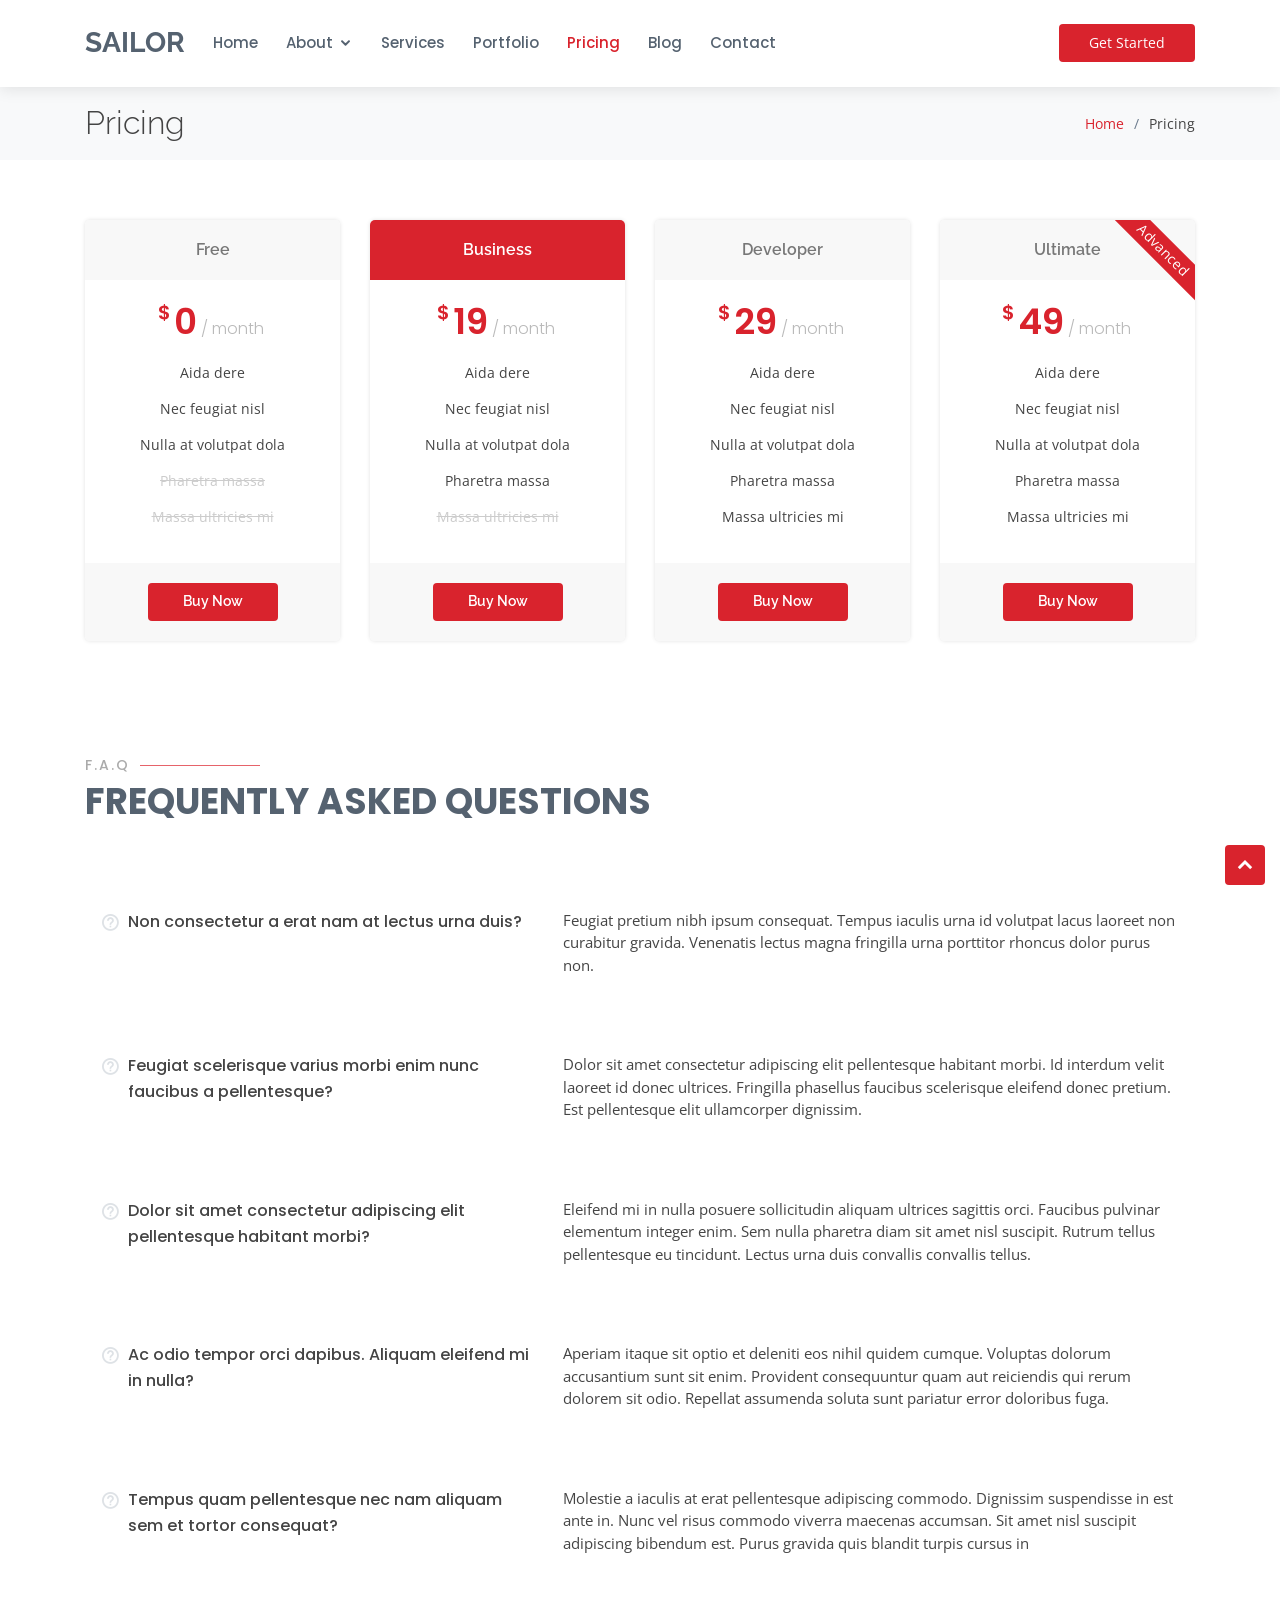
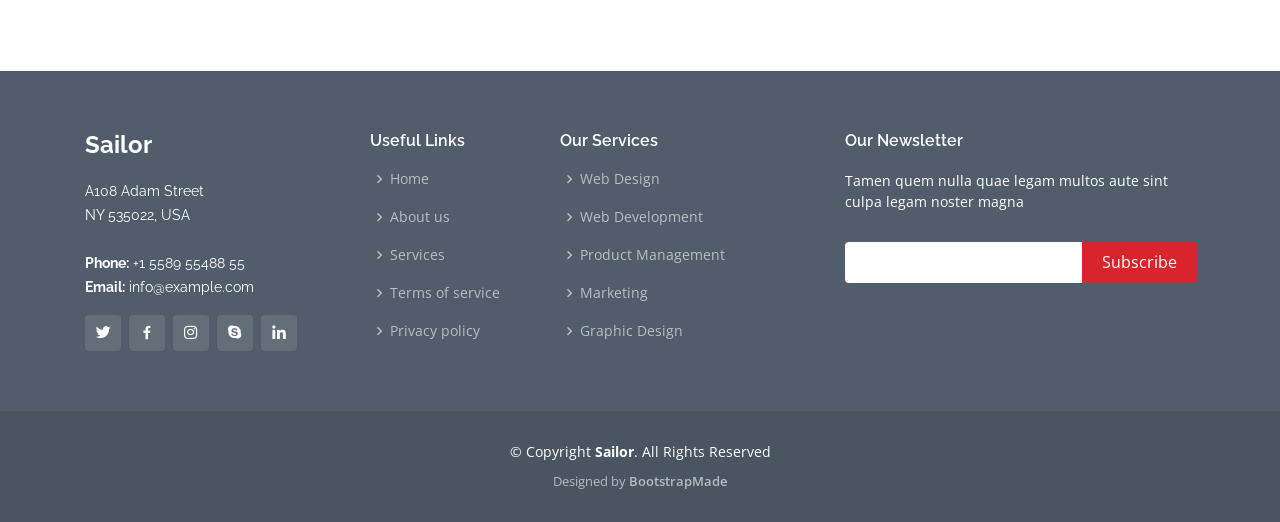
<file: Sailor/pricing.html>
<!DOCTYPE html>
<html lang="en">

<head>
  <meta charset="utf-8">
  <meta content="width=device-width, initial-scale=1.0" name="viewport">

  <title>Pricing - Sailor Bootstrap Template</title>
  <meta content="" name="description">
  <meta content="" name="keywords">

  <!-- Favicons -->
  <link href="assets/img/favicon.png" rel="icon">
  <link href="assets/img/apple-touch-icon.png" rel="apple-touch-icon">

  <!-- Google Fonts -->
  <link href="https://fonts.googleapis.com/css?family=Open+Sans:300,300i,400,400i,600,600i,700,700i|Raleway:300,300i,400,400i,500,500i,600,600i,700,700i|Poppins:300,300i,400,400i,500,500i,600,600i,700,700i" rel="stylesheet">

  <!-- Vendor CSS Files -->
  <link href="assets/vendor/bootstrap/css/bootstrap.min.css" rel="stylesheet">
  <link href="assets/vendor/icofont/icofont.min.css" rel="stylesheet">
  <link href="assets/vendor/boxicons/css/boxicons.min.css" rel="stylesheet">
  <link href="assets/vendor/animate.css/animate.min.css" rel="stylesheet">
  <link href="assets/vendor/remixicon/remixicon.css" rel="stylesheet">
  <link href="assets/vendor/venobox/venobox.css" rel="stylesheet">
  <link href="assets/vendor/owl.carousel/assets/owl.carousel.min.css" rel="stylesheet">

  <!-- Template Main CSS File -->
  <link href="assets/css/style.css" rel="stylesheet">

  <!-- =======================================================
  * Template Name: Sailor - v2.2.0
  * Template URL: https://bootstrapmade.com/sailor-free-bootstrap-theme/
  * Author: BootstrapMade.com
  * License: https://bootstrapmade.com/license/
  ======================================================== -->
</head>

<body>

  <!-- ======= Header ======= -->
  <header id="header" class="fixed-top header-inner-pages">
    <div class="container d-flex align-items-center">

      <h1 class="logo"><a href="index.html">Sailor</a></h1>
      <!-- Uncomment below if you prefer to use an image logo -->
      <!-- <a href="index.html" class="logo"><img src="assets/img/logo.png" alt="" class="img-fluid"></a>-->

      <nav class="nav-menu d-none d-lg-block">

        <ul>
          <li><a href="index.html">Home</a></li>

          <li class="drop-down"><a href="#">About</a>
            <ul>
              <li><a href="about.html">About Us</a></li>
              <li><a href="team.html">Team</a></li>
              <li><a href="testimonials.html">Testimonials</a></li>

              <li class="drop-down"><a href="#">Deep Drop Down</a>
                <ul>
                  <li><a href="#">Deep Drop Down 1</a></li>
                  <li><a href="#">Deep Drop Down 2</a></li>
                  <li><a href="#">Deep Drop Down 3</a></li>
                  <li><a href="#">Deep Drop Down 4</a></li>
                  <li><a href="#">Deep Drop Down 5</a></li>
                </ul>
              </li>
            </ul>
          </li>

          <li><a href="services.html">Services</a></li>
          <li><a href="portfolio.html">Portfolio</a></li>
          <li class="active"><a href="pricing.html">Pricing</a></li>
          <li><a href="blog.html">Blog</a></li>
          <li><a href="contact.html">Contact</a></li>

        </ul>

      </nav><!-- .nav-menu -->

      <a href="index.html" class="get-started-btn ml-auto">Get Started</a>

    </div>
  </header><!-- End Header -->

  <main id="main">

    <!-- ======= Breadcrumbs ======= -->
    <section id="breadcrumbs" class="breadcrumbs">
      <div class="container">

        <div class="d-flex justify-content-between align-items-center">
          <h2>Pricing</h2>
          <ol>
            <li><a href="index.html">Home</a></li>
            <li>Pricing</li>
          </ol>
        </div>

      </div>
    </section><!-- End Breadcrumbs -->

    <!-- ======= Pricing Section ======= -->
    <section id="pricing" class="pricing">
      <div class="container">

        <div class="row">

          <div class="col-lg-3 col-md-6">
            <div class="box">
              <h3>Free</h3>
              <h4><sup>$</sup>0<span> / month</span></h4>
              <ul>
                <li>Aida dere</li>
                <li>Nec feugiat nisl</li>
                <li>Nulla at volutpat dola</li>
                <li class="na">Pharetra massa</li>
                <li class="na">Massa ultricies mi</li>
              </ul>
              <div class="btn-wrap">
                <a href="#" class="btn-buy">Buy Now</a>
              </div>
            </div>
          </div>

          <div class="col-lg-3 col-md-6 mt-4 mt-md-0">
            <div class="box featured">
              <h3>Business</h3>
              <h4><sup>$</sup>19<span> / month</span></h4>
              <ul>
                <li>Aida dere</li>
                <li>Nec feugiat nisl</li>
                <li>Nulla at volutpat dola</li>
                <li>Pharetra massa</li>
                <li class="na">Massa ultricies mi</li>
              </ul>
              <div class="btn-wrap">
                <a href="#" class="btn-buy">Buy Now</a>
              </div>
            </div>
          </div>

          <div class="col-lg-3 col-md-6 mt-4 mt-lg-0">
            <div class="box">
              <h3>Developer</h3>
              <h4><sup>$</sup>29<span> / month</span></h4>
              <ul>
                <li>Aida dere</li>
                <li>Nec feugiat nisl</li>
                <li>Nulla at volutpat dola</li>
                <li>Pharetra massa</li>
                <li>Massa ultricies mi</li>
              </ul>
              <div class="btn-wrap">
                <a href="#" class="btn-buy">Buy Now</a>
              </div>
            </div>
          </div>

          <div class="col-lg-3 col-md-6 mt-4 mt-lg-0">
            <div class="box">
              <span class="advanced">Advanced</span>
              <h3>Ultimate</h3>
              <h4><sup>$</sup>49<span> / month</span></h4>
              <ul>
                <li>Aida dere</li>
                <li>Nec feugiat nisl</li>
                <li>Nulla at volutpat dola</li>
                <li>Pharetra massa</li>
                <li>Massa ultricies mi</li>
              </ul>
              <div class="btn-wrap">
                <a href="#" class="btn-buy">Buy Now</a>
              </div>
            </div>
          </div>

        </div>

      </div>
    </section><!-- End Pricing Section -->

    <!-- ======= Frequently Asked Questions Section ======= -->
    <section id="faq" class="faq">
      <div class="container">

        <div class="section-title">
          <h2>F.A.Q</h2>
          <p>Frequently Asked Questions</p>
        </div>

        <div class="row faq-item d-flex align-items-stretch">
          <div class="col-lg-5">
            <i class="bx bx-help-circle"></i>
            <h4>Non consectetur a erat nam at lectus urna duis?</h4>
          </div>
          <div class="col-lg-7">
            <p>
              Feugiat pretium nibh ipsum consequat. Tempus iaculis urna id volutpat lacus laoreet non curabitur gravida. Venenatis lectus magna fringilla urna porttitor rhoncus dolor purus non.
            </p>
          </div>
        </div><!-- End F.A.Q Item-->

        <div class="row faq-item d-flex align-items-stretch">
          <div class="col-lg-5">
            <i class="bx bx-help-circle"></i>
            <h4>Feugiat scelerisque varius morbi enim nunc faucibus a pellentesque?</h4>
          </div>
          <div class="col-lg-7">
            <p>
              Dolor sit amet consectetur adipiscing elit pellentesque habitant morbi. Id interdum velit laoreet id donec ultrices. Fringilla phasellus faucibus scelerisque eleifend donec pretium. Est pellentesque elit ullamcorper dignissim.
            </p>
          </div>
        </div><!-- End F.A.Q Item-->

        <div class="row faq-item d-flex align-items-stretch">
          <div class="col-lg-5">
            <i class="bx bx-help-circle"></i>
            <h4>Dolor sit amet consectetur adipiscing elit pellentesque habitant morbi?</h4>
          </div>
          <div class="col-lg-7">
            <p>
              Eleifend mi in nulla posuere sollicitudin aliquam ultrices sagittis orci. Faucibus pulvinar elementum integer enim. Sem nulla pharetra diam sit amet nisl suscipit. Rutrum tellus pellentesque eu tincidunt. Lectus urna duis convallis convallis tellus.
            </p>
          </div>
        </div><!-- End F.A.Q Item-->

        <div class="row faq-item d-flex align-items-stretch">
          <div class="col-lg-5">
            <i class="bx bx-help-circle"></i>
            <h4>Ac odio tempor orci dapibus. Aliquam eleifend mi in nulla?</h4>
          </div>
          <div class="col-lg-7">
            <p>
              Aperiam itaque sit optio et deleniti eos nihil quidem cumque. Voluptas dolorum accusantium sunt sit enim. Provident consequuntur quam aut reiciendis qui rerum dolorem sit odio. Repellat assumenda soluta sunt pariatur error doloribus fuga.
            </p>
          </div>
        </div><!-- End F.A.Q Item-->

        <div class="row faq-item d-flex align-items-stretch">
          <div class="col-lg-5">
            <i class="bx bx-help-circle"></i>
            <h4>Tempus quam pellentesque nec nam aliquam sem et tortor consequat?</h4>
          </div>
          <div class="col-lg-7">
            <p>
              Molestie a iaculis at erat pellentesque adipiscing commodo. Dignissim suspendisse in est ante in. Nunc vel risus commodo viverra maecenas accumsan. Sit amet nisl suscipit adipiscing bibendum est. Purus gravida quis blandit turpis cursus in
            </p>
          </div>
        </div><!-- End F.A.Q Item-->

      </div>
    </section><!-- End Frequently Asked Questions Section -->

  </main><!-- End #main -->

  <!-- ======= Footer ======= -->
  <footer id="footer">
    <div class="footer-top">
      <div class="container">
        <div class="row">

          <div class="col-lg-3 col-md-6">
            <div class="footer-info">
              <h3>Sailor</h3>
              <p>
                A108 Adam Street <br>
                NY 535022, USA<br><br>
                <strong>Phone:</strong> +1 5589 55488 55<br>
                <strong>Email:</strong> info@example.com<br>
              </p>
              <div class="social-links mt-3">
                <a href="#" class="twitter"><i class="bx bxl-twitter"></i></a>
                <a href="#" class="facebook"><i class="bx bxl-facebook"></i></a>
                <a href="#" class="instagram"><i class="bx bxl-instagram"></i></a>
                <a href="#" class="google-plus"><i class="bx bxl-skype"></i></a>
                <a href="#" class="linkedin"><i class="bx bxl-linkedin"></i></a>
              </div>
            </div>
          </div>

          <div class="col-lg-2 col-md-6 footer-links">
            <h4>Useful Links</h4>
            <ul>
              <li><i class="bx bx-chevron-right"></i> <a href="#">Home</a></li>
              <li><i class="bx bx-chevron-right"></i> <a href="#">About us</a></li>
              <li><i class="bx bx-chevron-right"></i> <a href="#">Services</a></li>
              <li><i class="bx bx-chevron-right"></i> <a href="#">Terms of service</a></li>
              <li><i class="bx bx-chevron-right"></i> <a href="#">Privacy policy</a></li>
            </ul>
          </div>

          <div class="col-lg-3 col-md-6 footer-links">
            <h4>Our Services</h4>
            <ul>
              <li><i class="bx bx-chevron-right"></i> <a href="#">Web Design</a></li>
              <li><i class="bx bx-chevron-right"></i> <a href="#">Web Development</a></li>
              <li><i class="bx bx-chevron-right"></i> <a href="#">Product Management</a></li>
              <li><i class="bx bx-chevron-right"></i> <a href="#">Marketing</a></li>
              <li><i class="bx bx-chevron-right"></i> <a href="#">Graphic Design</a></li>
            </ul>
          </div>

          <div class="col-lg-4 col-md-6 footer-newsletter">
            <h4>Our Newsletter</h4>
            <p>Tamen quem nulla quae legam multos aute sint culpa legam noster magna</p>
            <form action="" method="post">
              <input type="email" name="email"><input type="submit" value="Subscribe">
            </form>

          </div>

        </div>
      </div>
    </div>

    <div class="container">
      <div class="copyright">
        &copy; Copyright <strong><span>Sailor</span></strong>. All Rights Reserved
      </div>
      <div class="credits">
        <!-- All the links in the footer should remain intact. -->
        <!-- You can delete the links only if you purchased the pro version. -->
        <!-- Licensing information: https://bootstrapmade.com/license/ -->
        <!-- Purchase the pro version with working PHP/AJAX contact form: https://bootstrapmade.com/sailor-free-bootstrap-theme/ -->
        Designed by <a href="https://bootstrapmade.com/">BootstrapMade</a>
      </div>
    </div>
  </footer><!-- End Footer -->

  <a href="#" class="back-to-top"><i class="icofont-simple-up"></i></a>

  <!-- Vendor JS Files -->
  <script src="assets/vendor/jquery/jquery.min.js"></script>
  <script src="assets/vendor/bootstrap/js/bootstrap.bundle.min.js"></script>
  <script src="assets/vendor/jquery.easing/jquery.easing.min.js"></script>
  <script src="assets/vendor/php-email-form/validate.js"></script>
  <script src="assets/vendor/isotope-layout/isotope.pkgd.min.js"></script>
  <script src="assets/vendor/venobox/venobox.min.js"></script>
  <script src="assets/vendor/waypoints/jquery.waypoints.min.js"></script>
  <script src="assets/vendor/owl.carousel/owl.carousel.min.js"></script>

  <!-- Template Main JS File -->
  <script src="assets/js/main.js"></script>

</body>

</html>
</file>
<file: Sailor/assets/vendor/venobox/venobox.css>
/* ------ venobox.css --------*/
.vbox-overlay *, .vbox-overlay *:before, .vbox-overlay *:after{
    -webkit-backface-visibility: hidden;
    -webkit-box-sizing:border-box;
    -moz-box-sizing:border-box;
    box-sizing:border-box;
}
.vbox-overlay * { 
    -webkit-backface-visibility: visible;
    backface-visibility: visible;
}
.vbox-overlay{
    display: -webkit-flex;
    display: flex;
    -webkit-flex-direction: column;
    flex-direction: column;
    -webkit-justify-content: center;
    justify-content: center;
    -webkit-align-items: center;
    align-items: center;
    position: fixed;
    left: 0;
    top: 0;
    bottom: 0;
    right: 0;
    z-index: 999999;
}

/* ----- navigation ----- */
.vbox-title{
    width: 100%;
    height: 40px;
    float: left;
    text-align: center;
    line-height: 28px;
    font-size: 12px;
    padding: 6px 50px;
    overflow: hidden;
    position: fixed;
    display: none;
    left: 0;
    z-index: 89;
}
.vbox-close{
    cursor: pointer;
    position: fixed;
    top: -1px;
    right: 0;
    width: 50px;
    height: 40px;
    padding: 6px;
    display: block;
    background-position:10px center;
    overflow: hidden;
    font-size: 24px;
    line-height: 1;
    text-align: center;
    z-index: 99;
}
.vbox-left{
    cursor: pointer;
    position: fixed;
    left: 0;
    height: 40px;
    overflow: hidden;
    line-height: 28px;
    font-size: 12px;
    z-index: 99;
    display: flex;
    align-items:center;
}
.vbox-num{
    display: inline-block;
    margin: 6px 0 6px 15px;
}
/* ----- Social share ----- */
.vbox-share{
    line-height: 28px;
    font-size: 12px;
    overflow: hidden;
    position: fixed;
    left: 0;
    z-index: 98;
    display: flex;
    align-items:center;
    justify-content: center;
    width: 100%;
    text-align: center;
}
.vbox-share svg{
    max-height: 28px;
    width: 28px;
    z-index: 10;
    margin-left: 12px;
    margin-top: 6px;
    margin-bottom: 6px;
    vertical-align: middle;
}


/* ----- navigation ARROWS ----- */
.vbox-next, .vbox-prev{
    position: fixed;
    top: 50%;
    margin-top: -15px;
    overflow: hidden;
    cursor: pointer;
    display: block;
    width: 45px;
    height: 45px;
    z-index: 99;
}
.vbox-next span, .vbox-prev span{
    position: relative;
    width: 20px;
    height: 20px;
    border: 2px solid transparent;
    border-top-color: #B6B6B6;
    border-right-color: #B6B6B6;
    text-indent: -100px;
    position: absolute;
    top: 8px;
    display: block;
}
.vbox-prev{
    left: 15px;
}
.vbox-next{
    right: 15px;
}
.vbox-prev span{
    left: 10px;
    -ms-transform: rotate(-135deg);
    -webkit-transform: rotate(-135deg);
    transform: rotate(-135deg);
}
.vbox-next span{
    -ms-transform: rotate(45deg);
    -webkit-transform: rotate(45deg);
    transform: rotate(45deg);
    right: 10px;
}
/* ------- inline window ------ */
.vbox-inline{
    width: 420px;
    height: 315px;
    height: 70vh;
    padding: 10px;
    background: #fff;
    margin: 0 auto;
    overflow: auto;
    text-align: left;
}
/* ------- Video & iFrames window ------ */
.venoframe{
    max-width: 100%;
    width: 100%;
    border: none;
    width: 100%;
    height: 260px;
    height: 70vh;
}
.venoframe.vbvid{
    height: 260px;
}
@media (min-width: 768px) {
    .venoframe, .vbox-inline{
        width: 90%;
        height: 360px;
        height: 70vh;
    }
    .venoframe.vbvid{
        width: 640px;
        height: 360px;
    }
}
@media (min-width: 992px) {
    .venoframe, .vbox-inline{
        max-width: 1200px;
        width: 80%;
        height: 540px;
        height: 70vh;
    }
    .venoframe.vbvid{
        width: 960px;
        height: 540px;
    }
}
/* 
Please do NOT edit this part! 
or at least read this note: http://i.imgur.com/7C0ws9e.gif
*/
.vbox-open{
    overflow: hidden;
}
.vbox-container{
    position: absolute;
    left: 0;
    right: 0;
    top: 0;
    bottom: 0;
    overflow-x: hidden;
    overflow-y: scroll;
    overflow-scrolling: touch;
    -webkit-overflow-scrolling: touch;
    z-index: 20;
    max-height: 100%;

}

.vbox-content{
    text-align: center;
    float: left;
    width: 100%;
    position: relative;
    overflow: hidden;
    padding: 20px 4%;
}
.vbox-container img{
    max-width: 100%;
    height: auto;
}
.vbox-figlio{
    box-shadow: 0 0 12px rgba(0,0,0,0.19), 0 6px 6px rgba(0,0,0,0.23);
    max-width: 100%;
    text-align: initial;
}
img.vbox-figlio{
    -webkit-user-select: none;
-khtml-user-select: none;
-moz-user-select: none;
-o-user-select: none;
user-select: none;
}
.vbox-content.swipe-left{
    margin-left: -200px !important;
}
.vbox-content.swipe-right{
    margin-left: 200px !important;
}
.vbox-animated{
    webkit-transition: margin 300ms ease-out;
    transition: margin 300ms ease-out;
}

/* ---------- preloader ----------
 * SPINKIT 
 * http://tobiasahlin.com/spinkit/
-------------------------------- */
.sk-double-bounce,.sk-rotating-plane{width:40px;height:40px;margin:40px auto}.sk-rotating-plane{background-color:#333;-webkit-animation:sk-rotatePlane 1.2s infinite ease-in-out;animation:sk-rotatePlane 1.2s infinite ease-in-out}@-webkit-keyframes sk-rotatePlane{0%{-webkit-transform:perspective(120px) rotateX(0) rotateY(0);transform:perspective(120px) rotateX(0) rotateY(0)}50%{-webkit-transform:perspective(120px) rotateX(-180.1deg) rotateY(0);transform:perspective(120px) rotateX(-180.1deg) rotateY(0)}100%{-webkit-transform:perspective(120px) rotateX(-180deg) rotateY(-179.9deg);transform:perspective(120px) rotateX(-180deg) rotateY(-179.9deg)}}@keyframes sk-rotatePlane{0%{-webkit-transform:perspective(120px) rotateX(0) rotateY(0);transform:perspective(120px) rotateX(0) rotateY(0)}50%{-webkit-transform:perspective(120px) rotateX(-180.1deg) rotateY(0);transform:perspective(120px) rotateX(-180.1deg) rotateY(0)}100%{-webkit-transform:perspective(120px) rotateX(-180deg) rotateY(-179.9deg);transform:perspective(120px) rotateX(-180deg) rotateY(-179.9deg)}}.sk-double-bounce{position:relative}.sk-double-bounce .sk-child{width:100%;height:100%;border-radius:50%;background-color:#333;opacity:.6;position:absolute;top:0;left:0;-webkit-animation:sk-doubleBounce 2s infinite ease-in-out;animation:sk-doubleBounce 2s infinite ease-in-out}.sk-chasing-dots .sk-child,.sk-spinner-pulse,.sk-three-bounce .sk-child{background-color:#333;border-radius:100%}.sk-double-bounce .sk-double-bounce2{-webkit-animation-delay:-1s;animation-delay:-1s}@-webkit-keyframes sk-doubleBounce{0%,100%{-webkit-transform:scale(0);transform:scale(0)}50%{-webkit-transform:scale(1);transform:scale(1)}}@keyframes sk-doubleBounce{0%,100%{-webkit-transform:scale(0);transform:scale(0)}50%{-webkit-transform:scale(1);transform:scale(1)}}.sk-wave{margin:40px auto;width:50px;height:40px;text-align:center;font-size:10px}.sk-wave .sk-rect{background-color:#333;height:100%;width:6px;display:inline-block;-webkit-animation:sk-waveStretchDelay 1.2s infinite ease-in-out;animation:sk-waveStretchDelay 1.2s infinite ease-in-out}.sk-wave .sk-rect1{-webkit-animation-delay:-1.2s;animation-delay:-1.2s}.sk-wave .sk-rect2{-webkit-animation-delay:-1.1s;animation-delay:-1.1s}.sk-wave .sk-rect3{-webkit-animation-delay:-1s;animation-delay:-1s}.sk-wave .sk-rect4{-webkit-animation-delay:-.9s;animation-delay:-.9s}.sk-wave .sk-rect5{-webkit-animation-delay:-.8s;animation-delay:-.8s}@-webkit-keyframes sk-waveStretchDelay{0%,100%,40%{-webkit-transform:scaleY(.4);transform:scaleY(.4)}20%{-webkit-transform:scaleY(1);transform:scaleY(1)}}@keyframes sk-waveStretchDelay{0%,100%,40%{-webkit-transform:scaleY(.4);transform:scaleY(.4)}20%{-webkit-transform:scaleY(1);transform:scaleY(1)}}.sk-wandering-cubes{margin:40px auto;width:40px;height:40px;position:relative}.sk-wandering-cubes .sk-cube{background-color:#333;width:10px;height:10px;position:absolute;top:0;left:0;-webkit-animation:sk-wanderingCube 1.8s ease-in-out -1.8s infinite both;animation:sk-wanderingCube 1.8s ease-in-out -1.8s infinite both}.sk-chasing-dots,.sk-spinner-pulse{width:40px;height:40px;margin:40px auto}.sk-wandering-cubes .sk-cube2{-webkit-animation-delay:-.9s;animation-delay:-.9s}@-webkit-keyframes sk-wanderingCube{0%{-webkit-transform:rotate(0);transform:rotate(0)}25%{-webkit-transform:translateX(30px) rotate(-90deg) scale(.5);transform:translateX(30px) rotate(-90deg) scale(.5)}50%{-webkit-transform:translateX(30px) translateY(30px) rotate(-179deg);transform:translateX(30px) translateY(30px) rotate(-179deg)}50.1%{-webkit-transform:translateX(30px) translateY(30px) rotate(-180deg);transform:translateX(30px) translateY(30px) rotate(-180deg)}75%{-webkit-transform:translateX(0) translateY(30px) rotate(-270deg) scale(.5);transform:translateX(0) translateY(30px) rotate(-270deg) scale(.5)}100%{-webkit-transform:rotate(-360deg);transform:rotate(-360deg)}}@keyframes sk-wanderingCube{0%{-webkit-transform:rotate(0);transform:rotate(0)}25%{-webkit-transform:translateX(30px) rotate(-90deg) scale(.5);transform:translateX(30px) rotate(-90deg) scale(.5)}50%{-webkit-transform:translateX(30px) translateY(30px) rotate(-179deg);transform:translateX(30px) translateY(30px) rotate(-179deg)}50.1%{-webkit-transform:translateX(30px) translateY(30px) rotate(-180deg);transform:translateX(30px) translateY(30px) rotate(-180deg)}75%{-webkit-transform:translateX(0) translateY(30px) rotate(-270deg) scale(.5);transform:translateX(0) translateY(30px) rotate(-270deg) scale(.5)}100%{-webkit-transform:rotate(-360deg);transform:rotate(-360deg)}}.sk-spinner-pulse{-webkit-animation:sk-pulseScaleOut 1s infinite ease-in-out;animation:sk-pulseScaleOut 1s infinite ease-in-out}@-webkit-keyframes sk-pulseScaleOut{0%{-webkit-transform:scale(0);transform:scale(0)}100%{-webkit-transform:scale(1);transform:scale(1);opacity:0}}@keyframes sk-pulseScaleOut{0%{-webkit-transform:scale(0);transform:scale(0)}100%{-webkit-transform:scale(1);transform:scale(1);opacity:0}}.sk-chasing-dots{position:relative;text-align:center;-webkit-animation:sk-chasingDotsRotate 2s infinite linear;animation:sk-chasingDotsRotate 2s infinite linear}.sk-chasing-dots .sk-child{width:60%;height:60%;display:inline-block;position:absolute;top:0;-webkit-animation:sk-chasingDotsBounce 2s infinite ease-in-out;animation:sk-chasingDotsBounce 2s infinite ease-in-out}.sk-chasing-dots .sk-dot2{top:auto;bottom:0;-webkit-animation-delay:-1s;animation-delay:-1s}@-webkit-keyframes sk-chasingDotsRotate{100%{-webkit-transform:rotate(360deg);transform:rotate(360deg)}}@keyframes sk-chasingDotsRotate{100%{-webkit-transform:rotate(360deg);transform:rotate(360deg)}}@-webkit-keyframes sk-chasingDotsBounce{0%,100%{-webkit-transform:scale(0);transform:scale(0)}50%{-webkit-transform:scale(1);transform:scale(1)}}@keyframes sk-chasingDotsBounce{0%,100%{-webkit-transform:scale(0);transform:scale(0)}50%{-webkit-transform:scale(1);transform:scale(1)}}.sk-three-bounce{margin:40px auto;width:80px;text-align:center}.sk-three-bounce .sk-child{width:20px;height:20px;display:inline-block;-webkit-animation:sk-three-bounce 1.4s ease-in-out 0s infinite both;animation:sk-three-bounce 1.4s ease-in-out 0s infinite both}.sk-circle .sk-child:before,.sk-fading-circle .sk-circle:before{display:block;border-radius:100%;content:'';background-color:#333}.sk-three-bounce .sk-bounce1{-webkit-animation-delay:-.32s;animation-delay:-.32s}.sk-three-bounce .sk-bounce2{-webkit-animation-delay:-.16s;animation-delay:-.16s}@-webkit-keyframes sk-three-bounce{0%,100%,80%{-webkit-transform:scale(0);transform:scale(0)}40%{-webkit-transform:scale(1);transform:scale(1)}}@keyframes sk-three-bounce{0%,100%,80%{-webkit-transform:scale(0);transform:scale(0)}40%{-webkit-transform:scale(1);transform:scale(1)}}.sk-circle{margin:40px auto;width:40px;height:40px;position:relative}.sk-circle .sk-child{width:100%;height:100%;position:absolute;left:0;top:0}.sk-circle .sk-child:before{margin:0 auto;width:15%;height:15%;-webkit-animation:sk-circleBounceDelay 1.2s infinite ease-in-out both;animation:sk-circleBounceDelay 1.2s infinite ease-in-out both}.sk-circle .sk-circle2{-webkit-transform:rotate(30deg);-ms-transform:rotate(30deg);transform:rotate(30deg)}.sk-circle .sk-circle3{-webkit-transform:rotate(60deg);-ms-transform:rotate(60deg);transform:rotate(60deg)}.sk-circle .sk-circle4{-webkit-transform:rotate(90deg);-ms-transform:rotate(90deg);transform:rotate(90deg)}.sk-circle .sk-circle5{-webkit-transform:rotate(120deg);-ms-transform:rotate(120deg);transform:rotate(120deg)}.sk-circle .sk-circle6{-webkit-transform:rotate(150deg);-ms-transform:rotate(150deg);transform:rotate(150deg)}.sk-circle .sk-circle7{-webkit-transform:rotate(180deg);-ms-transform:rotate(180deg);transform:rotate(180deg)}.sk-circle .sk-circle8{-webkit-transform:rotate(210deg);-ms-transform:rotate(210deg);transform:rotate(210deg)}.sk-circle .sk-circle9{-webkit-transform:rotate(240deg);-ms-transform:rotate(240deg);transform:rotate(240deg)}.sk-circle .sk-circle10{-webkit-transform:rotate(270deg);-ms-transform:rotate(270deg);transform:rotate(270deg)}.sk-circle .sk-circle11{-webkit-transform:rotate(300deg);-ms-transform:rotate(300deg);transform:rotate(300deg)}.sk-circle .sk-circle12{-webkit-transform:rotate(330deg);-ms-transform:rotate(330deg);transform:rotate(330deg)}.sk-circle .sk-circle2:before{-webkit-animation-delay:-1.1s;animation-delay:-1.1s}.sk-circle .sk-circle3:before{-webkit-animation-delay:-1s;animation-delay:-1s}.sk-circle .sk-circle4:before{-webkit-animation-delay:-.9s;animation-delay:-.9s}.sk-circle .sk-circle5:before{-webkit-animation-delay:-.8s;animation-delay:-.8s}.sk-circle .sk-circle6:before{-webkit-animation-delay:-.7s;animation-delay:-.7s}.sk-circle .sk-circle7:before{-webkit-animation-delay:-.6s;animation-delay:-.6s}.sk-circle .sk-circle8:before{-webkit-animation-delay:-.5s;animation-delay:-.5s}.sk-circle .sk-circle9:before{-webkit-animation-delay:-.4s;animation-delay:-.4s}.sk-circle .sk-circle10:before{-webkit-animation-delay:-.3s;animation-delay:-.3s}.sk-circle .sk-circle11:before{-webkit-animation-delay:-.2s;animation-delay:-.2s}.sk-circle .sk-circle12:before{-webkit-animation-delay:-.1s;animation-delay:-.1s}@-webkit-keyframes sk-circleBounceDelay{0%,100%,80%{-webkit-transform:scale(0);transform:scale(0)}40%{-webkit-transform:scale(1);transform:scale(1)}}@keyframes sk-circleBounceDelay{0%,100%,80%{-webkit-transform:scale(0);transform:scale(0)}40%{-webkit-transform:scale(1);transform:scale(1)}}.sk-cube-grid{width:40px;height:40px;margin:40px auto}.sk-cube-grid .sk-cube{width:33.33%;height:33.33%;background-color:#333;float:left;-webkit-animation:sk-cubeGridScaleDelay 1.3s infinite ease-in-out;animation:sk-cubeGridScaleDelay 1.3s infinite ease-in-out}.sk-cube-grid .sk-cube1{-webkit-animation-delay:.2s;animation-delay:.2s}.sk-cube-grid .sk-cube2{-webkit-animation-delay:.3s;animation-delay:.3s}.sk-cube-grid .sk-cube3{-webkit-animation-delay:.4s;animation-delay:.4s}.sk-cube-grid .sk-cube4{-webkit-animation-delay:.1s;animation-delay:.1s}.sk-cube-grid .sk-cube5{-webkit-animation-delay:.2s;animation-delay:.2s}.sk-cube-grid .sk-cube6{-webkit-animation-delay:.3s;animation-delay:.3s}.sk-cube-grid .sk-cube7{-webkit-animation-delay:0ms;animation-delay:0ms}.sk-cube-grid .sk-cube8{-webkit-animation-delay:.1s;animation-delay:.1s}.sk-cube-grid .sk-cube9{-webkit-animation-delay:.2s;animation-delay:.2s}@-webkit-keyframes sk-cubeGridScaleDelay{0%,100%,70%{-webkit-transform:scale3D(1,1,1);transform:scale3D(1,1,1)}35%{-webkit-transform:scale3D(0,0,1);transform:scale3D(0,0,1)}}@keyframes sk-cubeGridScaleDelay{0%,100%,70%{-webkit-transform:scale3D(1,1,1);transform:scale3D(1,1,1)}35%{-webkit-transform:scale3D(0,0,1);transform:scale3D(0,0,1)}}.sk-fading-circle{margin:40px auto;width:40px;height:40px;position:relative}.sk-fading-circle .sk-circle{width:100%;height:100%;position:absolute;left:0;top:0}.sk-fading-circle .sk-circle:before{margin:0 auto;width:15%;height:15%;-webkit-animation:sk-circleFadeDelay 1.2s infinite ease-in-out both;animation:sk-circleFadeDelay 1.2s infinite ease-in-out both}.sk-fading-circle .sk-circle2{-webkit-transform:rotate(30deg);-ms-transform:rotate(30deg);transform:rotate(30deg)}.sk-fading-circle .sk-circle3{-webkit-transform:rotate(60deg);-ms-transform:rotate(60deg);transform:rotate(60deg)}.sk-fading-circle .sk-circle4{-webkit-transform:rotate(90deg);-ms-transform:rotate(90deg);transform:rotate(90deg)}.sk-fading-circle .sk-circle5{-webkit-transform:rotate(120deg);-ms-transform:rotate(120deg);transform:rotate(120deg)}.sk-fading-circle .sk-circle6{-webkit-transform:rotate(150deg);-ms-transform:rotate(150deg);transform:rotate(150deg)}.sk-fading-circle .sk-circle7{-webkit-transform:rotate(180deg);-ms-transform:rotate(180deg);transform:rotate(180deg)}.sk-fading-circle .sk-circle8{-webkit-transform:rotate(210deg);-ms-transform:rotate(210deg);transform:rotate(210deg)}.sk-fading-circle .sk-circle9{-webkit-transform:rotate(240deg);-ms-transform:rotate(240deg);transform:rotate(240deg)}.sk-fading-circle .sk-circle10{-webkit-transform:rotate(270deg);-ms-transform:rotate(270deg);transform:rotate(270deg)}.sk-fading-circle .sk-circle11{-webkit-transform:rotate(300deg);-ms-transform:rotate(300deg);transform:rotate(300deg)}.sk-fading-circle .sk-circle12{-webkit-transform:rotate(330deg);-ms-transform:rotate(330deg);transform:rotate(330deg)}.sk-fading-circle .sk-circle2:before{-webkit-animation-delay:-1.1s;animation-delay:-1.1s}.sk-fading-circle .sk-circle3:before{-webkit-animation-delay:-1s;animation-delay:-1s}.sk-fading-circle .sk-circle4:before{-webkit-animation-delay:-.9s;animation-delay:-.9s}.sk-fading-circle .sk-circle5:before{-webkit-animation-delay:-.8s;animation-delay:-.8s}.sk-fading-circle .sk-circle6:before{-webkit-animation-delay:-.7s;animation-delay:-.7s}.sk-fading-circle .sk-circle7:before{-webkit-animation-delay:-.6s;animation-delay:-.6s}.sk-fading-circle .sk-circle8:before{-webkit-animation-delay:-.5s;animation-delay:-.5s}.sk-fading-circle .sk-circle9:before{-webkit-animation-delay:-.4s;animation-delay:-.4s}.sk-fading-circle .sk-circle10:before{-webkit-animation-delay:-.3s;animation-delay:-.3s}.sk-fading-circle .sk-circle11:before{-webkit-animation-delay:-.2s;animation-delay:-.2s}.sk-fading-circle .sk-circle12:before{-webkit-animation-delay:-.1s;animation-delay:-.1s}@-webkit-keyframes sk-circleFadeDelay{0%,100%,39%{opacity:0}40%{opacity:1}}@keyframes sk-circleFadeDelay{0%,100%,39%{opacity:0}40%{opacity:1}}.sk-folding-cube{margin:40px auto;width:40px;height:40px;position:relative;-webkit-transform:rotateZ(45deg);transform:rotateZ(45deg)}.sk-folding-cube .sk-cube{float:left;width:50%;height:50%;position:relative;-webkit-transform:scale(1.1);-ms-transform:scale(1.1);transform:scale(1.1)}.sk-folding-cube .sk-cube:before{content:'';position:absolute;top:0;left:0;width:100%;height:100%;background-color:#333;-webkit-animation:sk-foldCubeAngle 2.4s infinite linear both;animation:sk-foldCubeAngle 2.4s infinite linear both;-webkit-transform-origin:100% 100%;-ms-transform-origin:100% 100%;transform-origin:100% 100%}.sk-folding-cube .sk-cube2{-webkit-transform:scale(1.1) rotateZ(90deg);transform:scale(1.1) rotateZ(90deg)}.sk-folding-cube .sk-cube3{-webkit-transform:scale(1.1) rotateZ(180deg);transform:scale(1.1) rotateZ(180deg)}.sk-folding-cube .sk-cube4{-webkit-transform:scale(1.1) rotateZ(270deg);transform:scale(1.1) rotateZ(270deg)}.sk-folding-cube .sk-cube2:before{-webkit-animation-delay:.3s;animation-delay:.3s}.sk-folding-cube .sk-cube3:before{-webkit-animation-delay:.6s;animation-delay:.6s}.sk-folding-cube .sk-cube4:before{-webkit-animation-delay:.9s;animation-delay:.9s}@-webkit-keyframes sk-foldCubeAngle{0%,10%{-webkit-transform:perspective(140px) rotateX(-180deg);transform:perspective(140px) rotateX(-180deg);opacity:0}25%,75%{-webkit-transform:perspective(140px) rotateX(0);transform:perspective(140px) rotateX(0);opacity:1}100%,90%{-webkit-transform:perspective(140px) rotateY(180deg);transform:perspective(140px) rotateY(180deg);opacity:0}}@keyframes sk-foldCubeAngle{0%,10%{-webkit-transform:perspective(140px) rotateX(-180deg);transform:perspective(140px) rotateX(-180deg);opacity:0}25%,75%{-webkit-transform:perspective(140px) rotateX(0);transform:perspective(140px) rotateX(0);opacity:1}100%,90%{-webkit-transform:perspective(140px) rotateY(180deg);transform:perspective(140px) rotateY(180deg);opacity:0}}
</file>
<file: assets/vendor/venobox/venobox.css>
/* ------ venobox.css --------*/
.vbox-overlay *, .vbox-overlay *:before, .vbox-overlay *:after{
    -webkit-backface-visibility: hidden;
    -webkit-box-sizing:border-box;
    -moz-box-sizing:border-box;
    box-sizing:border-box;
}
.vbox-overlay * { 
    -webkit-backface-visibility: visible;
    backface-visibility: visible;
}
.vbox-overlay{
    display: -webkit-flex;
    display: flex;
    -webkit-flex-direction: column;
    flex-direction: column;
    -webkit-justify-content: center;
    justify-content: center;
    -webkit-align-items: center;
    align-items: center;
    position: fixed;
    left: 0;
    top: 0;
    bottom: 0;
    right: 0;
    z-index: 999999;
}

/* ----- navigation ----- */
.vbox-title{
    width: 100%;
    height: 40px;
    float: left;
    text-align: center;
    line-height: 28px;
    font-size: 12px;
    padding: 6px 50px;
    overflow: hidden;
    position: fixed;
    display: none;
    left: 0;
    z-index: 89;
}
.vbox-close{
    cursor: pointer;
    position: fixed;
    top: -1px;
    right: 0;
    width: 50px;
    height: 40px;
    padding: 6px;
    display: block;
    background-position:10px center;
    overflow: hidden;
    font-size: 24px;
    line-height: 1;
    text-align: center;
    z-index: 99;
}
.vbox-left{
    cursor: pointer;
    position: fixed;
    left: 0;
    height: 40px;
    overflow: hidden;
    line-height: 28px;
    font-size: 12px;
    z-index: 99;
    display: flex;
    align-items:center;
}
.vbox-num{
    display: inline-block;
    margin: 6px 0 6px 15px;
}
/* ----- Social share ----- */
.vbox-share{
    line-height: 28px;
    font-size: 12px;
    overflow: hidden;
    position: fixed;
    left: 0;
    z-index: 98;
    display: flex;
    align-items:center;
    justify-content: center;
    width: 100%;
    text-align: center;
}
.vbox-share svg{
    max-height: 28px;
    width: 28px;
    z-index: 10;
    margin-left: 12px;
    margin-top: 6px;
    margin-bottom: 6px;
    vertical-align: middle;
}


/* ----- navigation ARROWS ----- */
.vbox-next, .vbox-prev{
    position: fixed;
    top: 50%;
    margin-top: -15px;
    overflow: hidden;
    cursor: pointer;
    display: block;
    width: 45px;
    height: 45px;
    z-index: 99;
}
.vbox-next span, .vbox-prev span{
    position: relative;
    width: 20px;
    height: 20px;
    border: 2px solid transparent;
    border-top-color: #B6B6B6;
    border-right-color: #B6B6B6;
    text-indent: -100px;
    position: absolute;
    top: 8px;
    display: block;
}
.vbox-prev{
    left: 15px;
}
.vbox-next{
    right: 15px;
}
.vbox-prev span{
    left: 10px;
    -ms-transform: rotate(-135deg);
    -webkit-transform: rotate(-135deg);
    transform: rotate(-135deg);
}
.vbox-next span{
    -ms-transform: rotate(45deg);
    -webkit-transform: rotate(45deg);
    transform: rotate(45deg);
    right: 10px;
}
/* ------- inline window ------ */
.vbox-inline{
    width: 420px;
    height: 315px;
    height: 70vh;
    padding: 10px;
    background: #fff;
    margin: 0 auto;
    overflow: auto;
    text-align: left;
}
/* ------- Video & iFrames window ------ */
.venoframe{
    max-width: 100%;
    width: 100%;
    border: none;
    width: 100%;
    height: 260px;
    height: 70vh;
}
.venoframe.vbvid{
    height: 260px;
}
@media (min-width: 768px) {
    .venoframe, .vbox-inline{
        width: 90%;
        height: 360px;
        height: 70vh;
    }
    .venoframe.vbvid{
        width: 640px;
        height: 360px;
    }
}
@media (min-width: 992px) {
    .venoframe, .vbox-inline{
        max-width: 1200px;
        width: 80%;
        height: 540px;
        height: 70vh;
    }
    .venoframe.vbvid{
        width: 960px;
        height: 540px;
    }
}
/* 
Please do NOT edit this part! 
or at least read this note: http://i.imgur.com/7C0ws9e.gif
*/
.vbox-open{
    overflow: hidden;
}
.vbox-container{
    position: absolute;
    left: 0;
    right: 0;
    top: 0;
    bottom: 0;
    overflow-x: hidden;
    overflow-y: scroll;
    overflow-scrolling: touch;
    -webkit-overflow-scrolling: touch;
    z-index: 20;
    max-height: 100%;

}

.vbox-content{
    text-align: center;
    float: left;
    width: 100%;
    position: relative;
    overflow: hidden;
    padding: 20px 4%;
}
.vbox-container img{
    max-width: 100%;
    height: auto;
}
.vbox-figlio{
    box-shadow: 0 0 12px rgba(0,0,0,0.19), 0 6px 6px rgba(0,0,0,0.23);
    max-width: 100%;
    text-align: initial;
}
img.vbox-figlio{
    -webkit-user-select: none;
-khtml-user-select: none;
-moz-user-select: none;
-o-user-select: none;
user-select: none;
}
.vbox-content.swipe-left{
    margin-left: -200px !important;
}
.vbox-content.swipe-right{
    margin-left: 200px !important;
}
.vbox-animated{
    webkit-transition: margin 300ms ease-out;
    transition: margin 300ms ease-out;
}

/* ---------- preloader ----------
 * SPINKIT 
 * http://tobiasahlin.com/spinkit/
-------------------------------- */
.sk-double-bounce,.sk-rotating-plane{width:40px;height:40px;margin:40px auto}.sk-rotating-plane{background-color:#333;-webkit-animation:sk-rotatePlane 1.2s infinite ease-in-out;animation:sk-rotatePlane 1.2s infinite ease-in-out}@-webkit-keyframes sk-rotatePlane{0%{-webkit-transform:perspective(120px) rotateX(0) rotateY(0);transform:perspective(120px) rotateX(0) rotateY(0)}50%{-webkit-transform:perspective(120px) rotateX(-180.1deg) rotateY(0);transform:perspective(120px) rotateX(-180.1deg) rotateY(0)}100%{-webkit-transform:perspective(120px) rotateX(-180deg) rotateY(-179.9deg);transform:perspective(120px) rotateX(-180deg) rotateY(-179.9deg)}}@keyframes sk-rotatePlane{0%{-webkit-transform:perspective(120px) rotateX(0) rotateY(0);transform:perspective(120px) rotateX(0) rotateY(0)}50%{-webkit-transform:perspective(120px) rotateX(-180.1deg) rotateY(0);transform:perspective(120px) rotateX(-180.1deg) rotateY(0)}100%{-webkit-transform:perspective(120px) rotateX(-180deg) rotateY(-179.9deg);transform:perspective(120px) rotateX(-180deg) rotateY(-179.9deg)}}.sk-double-bounce{position:relative}.sk-double-bounce .sk-child{width:100%;height:100%;border-radius:50%;background-color:#333;opacity:.6;position:absolute;top:0;left:0;-webkit-animation:sk-doubleBounce 2s infinite ease-in-out;animation:sk-doubleBounce 2s infinite ease-in-out}.sk-chasing-dots .sk-child,.sk-spinner-pulse,.sk-three-bounce .sk-child{background-color:#333;border-radius:100%}.sk-double-bounce .sk-double-bounce2{-webkit-animation-delay:-1s;animation-delay:-1s}@-webkit-keyframes sk-doubleBounce{0%,100%{-webkit-transform:scale(0);transform:scale(0)}50%{-webkit-transform:scale(1);transform:scale(1)}}@keyframes sk-doubleBounce{0%,100%{-webkit-transform:scale(0);transform:scale(0)}50%{-webkit-transform:scale(1);transform:scale(1)}}.sk-wave{margin:40px auto;width:50px;height:40px;text-align:center;font-size:10px}.sk-wave .sk-rect{background-color:#333;height:100%;width:6px;display:inline-block;-webkit-animation:sk-waveStretchDelay 1.2s infinite ease-in-out;animation:sk-waveStretchDelay 1.2s infinite ease-in-out}.sk-wave .sk-rect1{-webkit-animation-delay:-1.2s;animation-delay:-1.2s}.sk-wave .sk-rect2{-webkit-animation-delay:-1.1s;animation-delay:-1.1s}.sk-wave .sk-rect3{-webkit-animation-delay:-1s;animation-delay:-1s}.sk-wave .sk-rect4{-webkit-animation-delay:-.9s;animation-delay:-.9s}.sk-wave .sk-rect5{-webkit-animation-delay:-.8s;animation-delay:-.8s}@-webkit-keyframes sk-waveStretchDelay{0%,100%,40%{-webkit-transform:scaleY(.4);transform:scaleY(.4)}20%{-webkit-transform:scaleY(1);transform:scaleY(1)}}@keyframes sk-waveStretchDelay{0%,100%,40%{-webkit-transform:scaleY(.4);transform:scaleY(.4)}20%{-webkit-transform:scaleY(1);transform:scaleY(1)}}.sk-wandering-cubes{margin:40px auto;width:40px;height:40px;position:relative}.sk-wandering-cubes .sk-cube{background-color:#333;width:10px;height:10px;position:absolute;top:0;left:0;-webkit-animation:sk-wanderingCube 1.8s ease-in-out -1.8s infinite both;animation:sk-wanderingCube 1.8s ease-in-out -1.8s infinite both}.sk-chasing-dots,.sk-spinner-pulse{width:40px;height:40px;margin:40px auto}.sk-wandering-cubes .sk-cube2{-webkit-animation-delay:-.9s;animation-delay:-.9s}@-webkit-keyframes sk-wanderingCube{0%{-webkit-transform:rotate(0);transform:rotate(0)}25%{-webkit-transform:translateX(30px) rotate(-90deg) scale(.5);transform:translateX(30px) rotate(-90deg) scale(.5)}50%{-webkit-transform:translateX(30px) translateY(30px) rotate(-179deg);transform:translateX(30px) translateY(30px) rotate(-179deg)}50.1%{-webkit-transform:translateX(30px) translateY(30px) rotate(-180deg);transform:translateX(30px) translateY(30px) rotate(-180deg)}75%{-webkit-transform:translateX(0) translateY(30px) rotate(-270deg) scale(.5);transform:translateX(0) translateY(30px) rotate(-270deg) scale(.5)}100%{-webkit-transform:rotate(-360deg);transform:rotate(-360deg)}}@keyframes sk-wanderingCube{0%{-webkit-transform:rotate(0);transform:rotate(0)}25%{-webkit-transform:translateX(30px) rotate(-90deg) scale(.5);transform:translateX(30px) rotate(-90deg) scale(.5)}50%{-webkit-transform:translateX(30px) translateY(30px) rotate(-179deg);transform:translateX(30px) translateY(30px) rotate(-179deg)}50.1%{-webkit-transform:translateX(30px) translateY(30px) rotate(-180deg);transform:translateX(30px) translateY(30px) rotate(-180deg)}75%{-webkit-transform:translateX(0) translateY(30px) rotate(-270deg) scale(.5);transform:translateX(0) translateY(30px) rotate(-270deg) scale(.5)}100%{-webkit-transform:rotate(-360deg);transform:rotate(-360deg)}}.sk-spinner-pulse{-webkit-animation:sk-pulseScaleOut 1s infinite ease-in-out;animation:sk-pulseScaleOut 1s infinite ease-in-out}@-webkit-keyframes sk-pulseScaleOut{0%{-webkit-transform:scale(0);transform:scale(0)}100%{-webkit-transform:scale(1);transform:scale(1);opacity:0}}@keyframes sk-pulseScaleOut{0%{-webkit-transform:scale(0);transform:scale(0)}100%{-webkit-transform:scale(1);transform:scale(1);opacity:0}}.sk-chasing-dots{position:relative;text-align:center;-webkit-animation:sk-chasingDotsRotate 2s infinite linear;animation:sk-chasingDotsRotate 2s infinite linear}.sk-chasing-dots .sk-child{width:60%;height:60%;display:inline-block;position:absolute;top:0;-webkit-animation:sk-chasingDotsBounce 2s infinite ease-in-out;animation:sk-chasingDotsBounce 2s infinite ease-in-out}.sk-chasing-dots .sk-dot2{top:auto;bottom:0;-webkit-animation-delay:-1s;animation-delay:-1s}@-webkit-keyframes sk-chasingDotsRotate{100%{-webkit-transform:rotate(360deg);transform:rotate(360deg)}}@keyframes sk-chasingDotsRotate{100%{-webkit-transform:rotate(360deg);transform:rotate(360deg)}}@-webkit-keyframes sk-chasingDotsBounce{0%,100%{-webkit-transform:scale(0);transform:scale(0)}50%{-webkit-transform:scale(1);transform:scale(1)}}@keyframes sk-chasingDotsBounce{0%,100%{-webkit-transform:scale(0);transform:scale(0)}50%{-webkit-transform:scale(1);transform:scale(1)}}.sk-three-bounce{margin:40px auto;width:80px;text-align:center}.sk-three-bounce .sk-child{width:20px;height:20px;display:inline-block;-webkit-animation:sk-three-bounce 1.4s ease-in-out 0s infinite both;animation:sk-three-bounce 1.4s ease-in-out 0s infinite both}.sk-circle .sk-child:before,.sk-fading-circle .sk-circle:before{display:block;border-radius:100%;content:'';background-color:#333}.sk-three-bounce .sk-bounce1{-webkit-animation-delay:-.32s;animation-delay:-.32s}.sk-three-bounce .sk-bounce2{-webkit-animation-delay:-.16s;animation-delay:-.16s}@-webkit-keyframes sk-three-bounce{0%,100%,80%{-webkit-transform:scale(0);transform:scale(0)}40%{-webkit-transform:scale(1);transform:scale(1)}}@keyframes sk-three-bounce{0%,100%,80%{-webkit-transform:scale(0);transform:scale(0)}40%{-webkit-transform:scale(1);transform:scale(1)}}.sk-circle{margin:40px auto;width:40px;height:40px;position:relative}.sk-circle .sk-child{width:100%;height:100%;position:absolute;left:0;top:0}.sk-circle .sk-child:before{margin:0 auto;width:15%;height:15%;-webkit-animation:sk-circleBounceDelay 1.2s infinite ease-in-out both;animation:sk-circleBounceDelay 1.2s infinite ease-in-out both}.sk-circle .sk-circle2{-webkit-transform:rotate(30deg);-ms-transform:rotate(30deg);transform:rotate(30deg)}.sk-circle .sk-circle3{-webkit-transform:rotate(60deg);-ms-transform:rotate(60deg);transform:rotate(60deg)}.sk-circle .sk-circle4{-webkit-transform:rotate(90deg);-ms-transform:rotate(90deg);transform:rotate(90deg)}.sk-circle .sk-circle5{-webkit-transform:rotate(120deg);-ms-transform:rotate(120deg);transform:rotate(120deg)}.sk-circle .sk-circle6{-webkit-transform:rotate(150deg);-ms-transform:rotate(150deg);transform:rotate(150deg)}.sk-circle .sk-circle7{-webkit-transform:rotate(180deg);-ms-transform:rotate(180deg);transform:rotate(180deg)}.sk-circle .sk-circle8{-webkit-transform:rotate(210deg);-ms-transform:rotate(210deg);transform:rotate(210deg)}.sk-circle .sk-circle9{-webkit-transform:rotate(240deg);-ms-transform:rotate(240deg);transform:rotate(240deg)}.sk-circle .sk-circle10{-webkit-transform:rotate(270deg);-ms-transform:rotate(270deg);transform:rotate(270deg)}.sk-circle .sk-circle11{-webkit-transform:rotate(300deg);-ms-transform:rotate(300deg);transform:rotate(300deg)}.sk-circle .sk-circle12{-webkit-transform:rotate(330deg);-ms-transform:rotate(330deg);transform:rotate(330deg)}.sk-circle .sk-circle2:before{-webkit-animation-delay:-1.1s;animation-delay:-1.1s}.sk-circle .sk-circle3:before{-webkit-animation-delay:-1s;animation-delay:-1s}.sk-circle .sk-circle4:before{-webkit-animation-delay:-.9s;animation-delay:-.9s}.sk-circle .sk-circle5:before{-webkit-animation-delay:-.8s;animation-delay:-.8s}.sk-circle .sk-circle6:before{-webkit-animation-delay:-.7s;animation-delay:-.7s}.sk-circle .sk-circle7:before{-webkit-animation-delay:-.6s;animation-delay:-.6s}.sk-circle .sk-circle8:before{-webkit-animation-delay:-.5s;animation-delay:-.5s}.sk-circle .sk-circle9:before{-webkit-animation-delay:-.4s;animation-delay:-.4s}.sk-circle .sk-circle10:before{-webkit-animation-delay:-.3s;animation-delay:-.3s}.sk-circle .sk-circle11:before{-webkit-animation-delay:-.2s;animation-delay:-.2s}.sk-circle .sk-circle12:before{-webkit-animation-delay:-.1s;animation-delay:-.1s}@-webkit-keyframes sk-circleBounceDelay{0%,100%,80%{-webkit-transform:scale(0);transform:scale(0)}40%{-webkit-transform:scale(1);transform:scale(1)}}@keyframes sk-circleBounceDelay{0%,100%,80%{-webkit-transform:scale(0);transform:scale(0)}40%{-webkit-transform:scale(1);transform:scale(1)}}.sk-cube-grid{width:40px;height:40px;margin:40px auto}.sk-cube-grid .sk-cube{width:33.33%;height:33.33%;background-color:#333;float:left;-webkit-animation:sk-cubeGridScaleDelay 1.3s infinite ease-in-out;animation:sk-cubeGridScaleDelay 1.3s infinite ease-in-out}.sk-cube-grid .sk-cube1{-webkit-animation-delay:.2s;animation-delay:.2s}.sk-cube-grid .sk-cube2{-webkit-animation-delay:.3s;animation-delay:.3s}.sk-cube-grid .sk-cube3{-webkit-animation-delay:.4s;animation-delay:.4s}.sk-cube-grid .sk-cube4{-webkit-animation-delay:.1s;animation-delay:.1s}.sk-cube-grid .sk-cube5{-webkit-animation-delay:.2s;animation-delay:.2s}.sk-cube-grid .sk-cube6{-webkit-animation-delay:.3s;animation-delay:.3s}.sk-cube-grid .sk-cube7{-webkit-animation-delay:0ms;animation-delay:0ms}.sk-cube-grid .sk-cube8{-webkit-animation-delay:.1s;animation-delay:.1s}.sk-cube-grid .sk-cube9{-webkit-animation-delay:.2s;animation-delay:.2s}@-webkit-keyframes sk-cubeGridScaleDelay{0%,100%,70%{-webkit-transform:scale3D(1,1,1);transform:scale3D(1,1,1)}35%{-webkit-transform:scale3D(0,0,1);transform:scale3D(0,0,1)}}@keyframes sk-cubeGridScaleDelay{0%,100%,70%{-webkit-transform:scale3D(1,1,1);transform:scale3D(1,1,1)}35%{-webkit-transform:scale3D(0,0,1);transform:scale3D(0,0,1)}}.sk-fading-circle{margin:40px auto;width:40px;height:40px;position:relative}.sk-fading-circle .sk-circle{width:100%;height:100%;position:absolute;left:0;top:0}.sk-fading-circle .sk-circle:before{margin:0 auto;width:15%;height:15%;-webkit-animation:sk-circleFadeDelay 1.2s infinite ease-in-out both;animation:sk-circleFadeDelay 1.2s infinite ease-in-out both}.sk-fading-circle .sk-circle2{-webkit-transform:rotate(30deg);-ms-transform:rotate(30deg);transform:rotate(30deg)}.sk-fading-circle .sk-circle3{-webkit-transform:rotate(60deg);-ms-transform:rotate(60deg);transform:rotate(60deg)}.sk-fading-circle .sk-circle4{-webkit-transform:rotate(90deg);-ms-transform:rotate(90deg);transform:rotate(90deg)}.sk-fading-circle .sk-circle5{-webkit-transform:rotate(120deg);-ms-transform:rotate(120deg);transform:rotate(120deg)}.sk-fading-circle .sk-circle6{-webkit-transform:rotate(150deg);-ms-transform:rotate(150deg);transform:rotate(150deg)}.sk-fading-circle .sk-circle7{-webkit-transform:rotate(180deg);-ms-transform:rotate(180deg);transform:rotate(180deg)}.sk-fading-circle .sk-circle8{-webkit-transform:rotate(210deg);-ms-transform:rotate(210deg);transform:rotate(210deg)}.sk-fading-circle .sk-circle9{-webkit-transform:rotate(240deg);-ms-transform:rotate(240deg);transform:rotate(240deg)}.sk-fading-circle .sk-circle10{-webkit-transform:rotate(270deg);-ms-transform:rotate(270deg);transform:rotate(270deg)}.sk-fading-circle .sk-circle11{-webkit-transform:rotate(300deg);-ms-transform:rotate(300deg);transform:rotate(300deg)}.sk-fading-circle .sk-circle12{-webkit-transform:rotate(330deg);-ms-transform:rotate(330deg);transform:rotate(330deg)}.sk-fading-circle .sk-circle2:before{-webkit-animation-delay:-1.1s;animation-delay:-1.1s}.sk-fading-circle .sk-circle3:before{-webkit-animation-delay:-1s;animation-delay:-1s}.sk-fading-circle .sk-circle4:before{-webkit-animation-delay:-.9s;animation-delay:-.9s}.sk-fading-circle .sk-circle5:before{-webkit-animation-delay:-.8s;animation-delay:-.8s}.sk-fading-circle .sk-circle6:before{-webkit-animation-delay:-.7s;animation-delay:-.7s}.sk-fading-circle .sk-circle7:before{-webkit-animation-delay:-.6s;animation-delay:-.6s}.sk-fading-circle .sk-circle8:before{-webkit-animation-delay:-.5s;animation-delay:-.5s}.sk-fading-circle .sk-circle9:before{-webkit-animation-delay:-.4s;animation-delay:-.4s}.sk-fading-circle .sk-circle10:before{-webkit-animation-delay:-.3s;animation-delay:-.3s}.sk-fading-circle .sk-circle11:before{-webkit-animation-delay:-.2s;animation-delay:-.2s}.sk-fading-circle .sk-circle12:before{-webkit-animation-delay:-.1s;animation-delay:-.1s}@-webkit-keyframes sk-circleFadeDelay{0%,100%,39%{opacity:0}40%{opacity:1}}@keyframes sk-circleFadeDelay{0%,100%,39%{opacity:0}40%{opacity:1}}.sk-folding-cube{margin:40px auto;width:40px;height:40px;position:relative;-webkit-transform:rotateZ(45deg);transform:rotateZ(45deg)}.sk-folding-cube .sk-cube{float:left;width:50%;height:50%;position:relative;-webkit-transform:scale(1.1);-ms-transform:scale(1.1);transform:scale(1.1)}.sk-folding-cube .sk-cube:before{content:'';position:absolute;top:0;left:0;width:100%;height:100%;background-color:#333;-webkit-animation:sk-foldCubeAngle 2.4s infinite linear both;animation:sk-foldCubeAngle 2.4s infinite linear both;-webkit-transform-origin:100% 100%;-ms-transform-origin:100% 100%;transform-origin:100% 100%}.sk-folding-cube .sk-cube2{-webkit-transform:scale(1.1) rotateZ(90deg);transform:scale(1.1) rotateZ(90deg)}.sk-folding-cube .sk-cube3{-webkit-transform:scale(1.1) rotateZ(180deg);transform:scale(1.1) rotateZ(180deg)}.sk-folding-cube .sk-cube4{-webkit-transform:scale(1.1) rotateZ(270deg);transform:scale(1.1) rotateZ(270deg)}.sk-folding-cube .sk-cube2:before{-webkit-animation-delay:.3s;animation-delay:.3s}.sk-folding-cube .sk-cube3:before{-webkit-animation-delay:.6s;animation-delay:.6s}.sk-folding-cube .sk-cube4:before{-webkit-animation-delay:.9s;animation-delay:.9s}@-webkit-keyframes sk-foldCubeAngle{0%,10%{-webkit-transform:perspective(140px) rotateX(-180deg);transform:perspective(140px) rotateX(-180deg);opacity:0}25%,75%{-webkit-transform:perspective(140px) rotateX(0);transform:perspective(140px) rotateX(0);opacity:1}100%,90%{-webkit-transform:perspective(140px) rotateY(180deg);transform:perspective(140px) rotateY(180deg);opacity:0}}@keyframes sk-foldCubeAngle{0%,10%{-webkit-transform:perspective(140px) rotateX(-180deg);transform:perspective(140px) rotateX(-180deg);opacity:0}25%,75%{-webkit-transform:perspective(140px) rotateX(0);transform:perspective(140px) rotateX(0);opacity:1}100%,90%{-webkit-transform:perspective(140px) rotateY(180deg);transform:perspective(140px) rotateY(180deg);opacity:0}}
</file>
<file: Sailor/assets/css/style.css>
/**
* Template Name: Sailor - v2.2.0
* Template URL: https://bootstrapmade.com/sailor-free-bootstrap-theme/
* Author: BootstrapMade.com
* License: https://bootstrapmade.com/license/
*/

/*--------------------------------------------------------------
# General
--------------------------------------------------------------*/
body {
  font-family: "Open Sans", sans-serif;
  color: #444444;
}

a {
  color: #d9232d;
}

a:hover {
  color: #e24d55;
  text-decoration: none;
}

h1, h2, h3, h4, h5, h6 {
  font-family: "Raleway", sans-serif;
}

/*--------------------------------------------------------------
# Back to top button
--------------------------------------------------------------*/
.back-to-top {
  position: fixed;
  display: none;
  right: 15px;
  bottom: 15px;
  z-index: 99999;
}

.back-to-top i {
  display: flex;
  align-items: center;
  justify-content: center;
  font-size: 24px;
  width: 40px;
  height: 40px;
  border-radius: 4px;
  background: #d9232d;
  color: #fff;
  transition: all 0.4s;
}

.back-to-top i:hover {
  background: #e1444d;
  color: #fff;
}

/*--------------------------------------------------------------
# Header
--------------------------------------------------------------*/
#header {
  background: white;
  transition: all 0.5s;
  z-index: 997;
  padding: 20px 0;
}

#header.header-scrolled {
  box-shadow: 0px 2px 15px rgba(0, 0, 0, 0.1);
  padding: 12px 0;
}

#header.header-inner-pages {
  box-shadow: 0px 2px 15px rgba(0, 0, 0, 0.1);
}

#header .logo {
  font-size: 28px;
  margin: 0;
  padding: 0;
  line-height: 1;
  font-weight: 700;
  text-transform: uppercase;
}

#header .logo a {
  color: #556270;
}

#header .logo img {
  max-height: 40px;
}

@media (max-width: 992px) {
  #header {
    padding: 12px 0;
  }
}

/*--------------------------------------------------------------
# Navigation Menu
--------------------------------------------------------------*/
/* Desktop Navigation */
.nav-menu ul {
  margin: 0;
  padding: 0;
  list-style: none;
}

.nav-menu > ul {
  display: flex;
}

.nav-menu > ul > li {
  position: relative;
  white-space: nowrap;
  padding: 12px 0 12px 28px;
}

.nav-menu a {
  display: block;
  position: relative;
  color: #556270;
  transition: 0.3s;
  font-size: 15px;
  font-weight: 500;
  font-family: "Poppins", sans-serif;
}

.nav-menu a:hover, .nav-menu .active > a, .nav-menu li:hover > a {
  color: #d9232d;
}

.nav-menu .drop-down ul {
  display: block;
  position: absolute;
  left: 15px;
  top: calc(100% + 30px);
  z-index: 99;
  opacity: 0;
  visibility: hidden;
  padding: 10px 0;
  background: #fff;
  box-shadow: 0px 0px 30px rgba(127, 137, 161, 0.25);
  transition: 0.3s;
}

.nav-menu .drop-down:hover > ul {
  opacity: 1;
  top: 100%;
  visibility: visible;
}

.nav-menu .drop-down li {
  min-width: 180px;
  position: relative;
}

.nav-menu .drop-down ul a {
  padding: 10px 20px;
  font-size: 14px;
  font-weight: 500;
  text-transform: none;
  color: #556270;
}

.nav-menu .drop-down ul a:hover, .nav-menu .drop-down ul .active > a, .nav-menu .drop-down ul li:hover > a {
  color: #d9232d;
}

.nav-menu .drop-down > a:after {
  content: "\ea99";
  font-family: IcoFont;
  padding-left: 5px;
}

.nav-menu .drop-down .drop-down ul {
  top: 0;
  left: calc(100% - 30px);
}

.nav-menu .drop-down .drop-down:hover > ul {
  opacity: 1;
  top: 0;
  left: 100%;
}

.nav-menu .drop-down .drop-down > a {
  padding-right: 35px;
}

.nav-menu .drop-down .drop-down > a:after {
  content: "\eaa0";
  font-family: IcoFont;
  position: absolute;
  right: 15px;
}

@media (max-width: 1366px) {
  .nav-menu .drop-down .drop-down ul {
    left: -90%;
  }
  .nav-menu .drop-down .drop-down:hover > ul {
    left: -100%;
  }
  .nav-menu .drop-down .drop-down > a:after {
    content: "\ea9d";
  }
}

/* Get Startet Button */
.get-started-btn {
  margin-left: 25px;
  background: #d9232d;
  color: #fff;
  border-radius: 4px;
  padding: 8px 30px 9px 30px;
  white-space: nowrap;
  transition: 0.3s;
  font-size: 14px;
  display: inline-block;
}

.get-started-btn:hover {
  background: #e1444d;
  color: #fff;
}

@media (max-width: 991px) {
  .get-started-btn {
    margin: 0 48px 0 0;
    padding: 6px 18px;
  }
}

/* Mobile Navigation */
.mobile-nav-toggle {
  position: fixed;
  right: 15px;
  top: 15px;
  z-index: 9998;
  border: 0;
  background: none;
  font-size: 24px;
  transition: all 0.4s;
  outline: none !important;
  line-height: 1;
  cursor: pointer;
  text-align: right;
}

.mobile-nav-toggle i {
  color: #556270;
}

.mobile-nav {
  position: fixed;
  top: 55px;
  right: 15px;
  bottom: 15px;
  left: 15px;
  z-index: 9999;
  overflow-y: auto;
  background: #fff;
  transition: ease-in-out 0.2s;
  opacity: 0;
  visibility: hidden;
  border-radius: 10px;
  padding: 10px 0;
}

.mobile-nav * {
  margin: 0;
  padding: 0;
  list-style: none;
}

.mobile-nav a {
  display: block;
  position: relative;
  color: #556270;
  padding: 10px 20px;
  font-weight: 500;
  outline: none;
}

.mobile-nav a:hover, .mobile-nav .active > a, .mobile-nav li:hover > a {
  color: #d9232d;
  text-decoration: none;
}

.mobile-nav .drop-down > a:after {
  content: "\ea99";
  font-family: IcoFont;
  padding-left: 10px;
  position: absolute;
  right: 15px;
}

.mobile-nav .active.drop-down > a:after {
  content: "\eaa1";
}

.mobile-nav .drop-down > a {
  padding-right: 35px;
}

.mobile-nav .drop-down ul {
  display: none;
  overflow: hidden;
}

.mobile-nav .drop-down li {
  padding-left: 20px;
}

.mobile-nav-overly {
  width: 100%;
  height: 100%;
  z-index: 9997;
  top: 0;
  left: 0;
  position: fixed;
  background: rgba(63, 73, 83, 0.6);
  overflow: hidden;
  display: none;
  transition: ease-in-out 0.2s;
}

.mobile-nav-active {
  overflow: hidden;
}

.mobile-nav-active .mobile-nav {
  opacity: 1;
  visibility: visible;
}

.mobile-nav-active .mobile-nav-toggle i {
  color: #fff;
}

/*--------------------------------------------------------------
# Hero Section
--------------------------------------------------------------*/
#hero {
  width: 100%;
  height: 100vh;
  background-color: rgba(63, 73, 83, 0.8);
  overflow: hidden;
  position: relative;
}

#hero .carousel, #hero .carousel-inner, #hero .carousel-item, #hero .carousel-item::before {
  position: absolute;
  top: 0;
  right: 0;
  left: 0;
  bottom: 0;
}

#hero .carousel-item {
  background-size: cover;
  background-position: center;
  background-repeat: no-repeat;
}

#hero .carousel-item::before {
  content: '';
  background-color: rgba(30, 35, 40, 0.6);
}

#hero .carousel-container {
  display: flex;
  justify-content: center;
  align-items: center;
  position: absolute;
  bottom: 0;
  top: 70px;
  left: 50px;
  right: 50px;
}

#hero .container {
  text-align: center;
}

#hero h2 {
  color: #fff;
  margin-bottom: 20px;
  font-size: 48px;
  font-weight: 700;
}

#hero p {
  -webkit-animation-delay: 0.4s;
  animation-delay: 0.4s;
  margin: 0 auto 30px auto;
  color: #fff;
}

#hero .carousel-inner .carousel-item {
  transition-property: opacity;
  background-position: center top;
}

#hero .carousel-inner .carousel-item,
#hero .carousel-inner .active.carousel-item-left,
#hero .carousel-inner .active.carousel-item-right {
  opacity: 0;
}

#hero .carousel-inner .active,
#hero .carousel-inner .carousel-item-next.carousel-item-left,
#hero .carousel-inner .carousel-item-prev.carousel-item-right {
  opacity: 1;
  transition: 0.5s;
}

#hero .carousel-inner .carousel-item-next,
#hero .carousel-inner .carousel-item-prev,
#hero .carousel-inner .active.carousel-item-left,
#hero .carousel-inner .active.carousel-item-right {
  left: 0;
  transform: translate3d(0, 0, 0);
}

#hero .carousel-control-prev, #hero .carousel-control-next {
  width: 10%;
  top: 112px;
}

@media (max-width: 992px) {
  #hero .carousel-control-prev, #hero .carousel-control-next {
    top: 66px;
  }
}

#hero .carousel-control-next-icon, #hero .carousel-control-prev-icon {
  background: none;
  font-size: 36px;
  line-height: 1;
  width: auto;
  height: auto;
  background: rgba(255, 255, 255, 0.2);
  border-radius: 50px;
  padding: 10px;
  transition: 0.3s;
  color: rgba(255, 255, 255, 0.5);
}

#hero .carousel-control-next-icon:hover, #hero .carousel-control-prev-icon:hover {
  background: rgba(255, 255, 255, 0.3);
  color: rgba(255, 255, 255, 0.8);
}

#hero .carousel-indicators li {
  cursor: pointer;
  background: #fff;
  overflow: hidden;
  border: 0;
  width: 12px;
  height: 12px;
  border-radius: 50px;
  opacity: .6;
  transition: 0.3s;
}

#hero .carousel-indicators li.active {
  opacity: 1;
  background: #d9232d;
}

#hero .btn-get-started {
  font-family: "Raleway", sans-serif;
  font-weight: 500;
  font-size: 14px;
  letter-spacing: 1px;
  display: inline-block;
  padding: 14px 32px;
  border-radius: 4px;
  transition: 0.5s;
  line-height: 1;
  color: #fff;
  -webkit-animation-delay: 0.8s;
  animation-delay: 0.8s;
  background: #d9232d;
}

#hero .btn-get-started:hover {
  background: #df3740;
}

@media (max-width: 992px) {
  #hero {
    height: 100vh;
  }
  #hero .carousel-container {
    top: 8px;
  }
}

@media (max-width: 768px) {
  #hero h2 {
    font-size: 28px;
  }
}

@media (min-width: 1024px) {
  #hero .carousel-control-prev, #hero .carousel-control-next {
    width: 5%;
  }
}

@media (max-height: 500px) {
  #hero {
    height: 120vh;
  }
}

/*--------------------------------------------------------------
# Sections General
--------------------------------------------------------------*/
section {
  padding: 60px 0;
}

.section-bg, .services .icon-box {
  background-color: #f8f9fa;
}

.section-title {
  padding-bottom: 40px;
}

.section-title h2 {
  font-size: 14px;
  font-weight: 500;
  padding: 0;
  line-height: 1px;
  margin: 0 0 5px 0;
  letter-spacing: 2px;
  text-transform: uppercase;
  color: #aaaaaa;
  font-family: "Poppins", sans-serif;
}

.section-title h2::after {
  content: "";
  width: 120px;
  height: 1px;
  display: inline-block;
  background: #e6636a;
  margin: 4px 10px;
}

.section-title p {
  margin: 0;
  margin: 0;
  font-size: 36px;
  font-weight: 700;
  text-transform: uppercase;
  font-family: "Poppins", sans-serif;
  color: #556270;
}

/*--------------------------------------------------------------
# Breadcrumbs
--------------------------------------------------------------*/
.breadcrumbs {
  padding: 18px 0;
  background: #f8f9fa;
  min-height: 40px;
  margin-top: 86px;
}

@media (max-width: 992px) {
  .breadcrumbs {
    margin-top: 58px;
  }
}

.breadcrumbs h2 {
  font-size: 32px;
  font-weight: 300;
  margin: 0;
}

.breadcrumbs ol {
  display: flex;
  flex-wrap: wrap;
  list-style: none;
  padding: 0;
  margin: 0;
  font-size: 14px;
}

.breadcrumbs ol li + li {
  padding-left: 10px;
}

.breadcrumbs ol li + li::before {
  display: inline-block;
  padding-right: 10px;
  color: #6b7b8d;
  content: "/";
}

@media (max-width: 992px) {
  .breadcrumbs {
    margin-top: 58px;
  }
  .breadcrumbs .d-flex {
    display: block !important;
  }
  .breadcrumbs h2 {
    margin-bottom: 10px;
  }
  .breadcrumbs ol {
    display: block;
  }
  .breadcrumbs ol li {
    display: inline-block;
  }
}

/*--------------------------------------------------------------
# About
--------------------------------------------------------------*/
.about .content h2 {
  font-weight: 700;
  font-size: 48px;
  line-height: 60px;
  margin-bottom: 20px;
  text-transform: uppercase;
}

.about .content h3 {
  font-weight: 500;
  line-height: 32px;
  font-size: 24px;
}

.about .content ul {
  list-style: none;
  padding: 0;
}

.about .content ul li {
  padding: 10px 0 0 28px;
  position: relative;
}

.about .content ul i {
  left: 0;
  top: 7px;
  position: absolute;
  font-size: 20px;
  color: #d9232d;
}

.about .content p:last-child {
  margin-bottom: 0;
}

/*--------------------------------------------------------------
# Clients
--------------------------------------------------------------*/
.clients {
  padding: 15px 0;
  text-align: center;
}

.clients img {
  max-width: 45%;
  transition: all 0.4s ease-in-out;
  display: inline-block;
  padding: 15px 0;
  -webkit-filter: grayscale(100);
  filter: grayscale(100);
}

.clients img:hover {
  -webkit-filter: none;
  filter: none;
  transform: scale(1.15);
}

@media (max-width: 768px) {
  .clients img {
    max-width: 40%;
  }
}

/*--------------------------------------------------------------
# Services
--------------------------------------------------------------*/
.services .icon-box {
  margin-bottom: 20px;
  padding: 30px;
  border-radius: 6px;
}

.services .icon-box i {
  float: left;
  color: #d9232d;
  font-size: 40px;
}

.services .icon-box h4 {
  margin-left: 70px;
  font-weight: 700;
  margin-bottom: 15px;
  font-size: 18px;
}

.services .icon-box h4 a {
  color: #556270;
  transition: 0.3s;
}

.services .icon-box p {
  margin-left: 70px;
  line-height: 24px;
  font-size: 14px;
}

.services .icon-box:hover h4 a {
  color: #d9232d;
}

/*--------------------------------------------------------------
# Portfolio
--------------------------------------------------------------*/
.portfolio .portfolio-item {
  margin-bottom: 30px;
}

.portfolio #portfolio-flters {
  padding: 0;
  margin: 0 auto 20px auto;
  list-style: none;
  text-align: center;
}

.portfolio #portfolio-flters li {
  cursor: pointer;
  display: inline-block;
  padding: 8px 15px 10px 15px;
  font-size: 14px;
  font-weight: 600;
  line-height: 1;
  text-transform: uppercase;
  color: #444444;
  margin-bottom: 5px;
  transition: all 0.3s ease-in-out;
  border-radius: 3px;
}

.portfolio #portfolio-flters li:hover, .portfolio #portfolio-flters li.filter-active {
  color: #fff;
  background: #d9232d;
}

.portfolio #portfolio-flters li:last-child {
  margin-right: 0;
}

.portfolio .portfolio-wrap {
  transition: 0.3s;
  position: relative;
  overflow: hidden;
  z-index: 1;
  background: rgba(85, 98, 112, 0.6);
}

.portfolio .portfolio-wrap::before {
  content: "";
  background: rgba(85, 98, 112, 0.6);
  position: absolute;
  left: 0;
  right: 0;
  top: 0;
  bottom: 0;
  transition: all ease-in-out 0.3s;
  z-index: 2;
  opacity: 0;
}

.portfolio .portfolio-wrap img {
  transition: all ease-in-out 0.3s;
}

.portfolio .portfolio-wrap .portfolio-info {
  opacity: 0;
  position: absolute;
  top: 0;
  left: 0;
  right: 0;
  bottom: 0;
  z-index: 3;
  transition: all ease-in-out 0.3s;
  display: flex;
  flex-direction: column;
  justify-content: flex-end;
  align-items: flex-start;
  padding: 20px;
}

.portfolio .portfolio-wrap .portfolio-info h4 {
  font-size: 20px;
  color: #fff;
  font-weight: 600;
}

.portfolio .portfolio-wrap .portfolio-info p {
  color: rgba(255, 255, 255, 0.7);
  font-size: 14px;
  text-transform: uppercase;
  padding: 0;
  margin: 0;
  font-style: italic;
}

.portfolio .portfolio-wrap .portfolio-links {
  text-align: center;
  z-index: 4;
}

.portfolio .portfolio-wrap .portfolio-links a {
  color: rgba(255, 255, 255, 0.6);
  margin: 0 5px 0 0;
  font-size: 28px;
  display: inline-block;
  transition: 0.3s;
}

.portfolio .portfolio-wrap .portfolio-links a:hover {
  color: white;
}

.portfolio .portfolio-wrap:hover::before {
  opacity: 1;
}

.portfolio .portfolio-wrap:hover img {
  transform: scale(1.2);
}

.portfolio .portfolio-wrap:hover .portfolio-info {
  opacity: 1;
}

/*--------------------------------------------------------------
# Our Team
--------------------------------------------------------------*/
.team .member {
  position: relative;
  box-shadow: 0px 2px 15px rgba(85, 98, 112, 0.08);
  padding: 30px;
  border-radius: 4px;
  background: white;
}

.team .member .pic {
  overflow: hidden;
  width: 140px;
  border-radius: 4px;
}

.team .member .pic img {
  transition: ease-in-out 0.3s;
}

.team .member:hover img {
  transform: scale(1.1);
}

.team .member .member-info {
  padding-left: 30px;
}

.team .member h4 {
  font-weight: 700;
  margin-bottom: 5px;
  font-size: 20px;
  color: #556270;
}

.team .member span {
  display: block;
  font-size: 15px;
  padding-bottom: 10px;
  position: relative;
  font-weight: 500;
}

.team .member span::after {
  content: '';
  position: absolute;
  display: block;
  width: 50px;
  height: 1px;
  background: #dee2e6;
  bottom: 0;
  left: 0;
}

.team .member p {
  margin: 10px 0 0 0;
  font-size: 14px;
}

.team .member .social {
  margin-top: 12px;
  display: flex;
  align-items: center;
  justify-content: flex-start;
}

.team .member .social a {
  transition: ease-in-out 0.3s;
  display: flex;
  align-items: center;
  justify-content: center;
  border-radius: 4px;
  width: 32px;
  height: 32px;
  background: #8795a4;
}

.team .member .social a i {
  color: #fff;
  font-size: 16px;
  margin: 0 2px;
}

.team .member .social a:hover {
  background: #d9232d;
}

.team .member .social a + a {
  margin-left: 8px;
}

/*--------------------------------------------------------------
# Our Skills
--------------------------------------------------------------*/
.skills .progress {
  height: 50px;
  display: block;
  background: none;
}

.skills .progress .skill {
  padding: 10px 0;
  margin: 0 0 6px 0;
  text-transform: uppercase;
  display: block;
  font-weight: 600;
  font-family: "Poppins", sans-serif;
  color: #556270;
}

.skills .progress .skill .val {
  float: right;
  font-style: normal;
}

.skills .progress-bar-wrap {
  background: white;
}

.skills .progress-bar {
  width: 1px;
  height: 10px;
  transition: .9s;
  background-color: #6b7b8d;
}

/*--------------------------------------------------------------
# Features
--------------------------------------------------------------*/
.features {
  overflow: hidden;
}

.features .nav-tabs {
  border: 0;
}

.features .nav-link {
  border: 0;
  padding: 12px 15px 12px 0;
  transition: 0.3s;
  color: #556270;
  border-radius: 0;
  border-right: 2px solid white;
  font-weight: 600;
  font-size: 15px;
}

.features .nav-link:hover {
  color: #d9232d;
}

.features .nav-link.active {
  color: #d9232d;
  border-color: #d9232d;
}

.features .tab-pane.active {
  -webkit-animation: fadeIn 0.5s ease-out;
  animation: fadeIn 0.5s ease-out;
}

.features .details h3 {
  font-size: 26px;
  font-weight: 600;
  margin-bottom: 20px;
  color: #556270;
}

.features .details p {
  color: #777777;
}

.features .details p:last-child {
  margin-bottom: 0;
}

@media (max-width: 992px) {
  .features .nav-link {
    border: 0;
    padding: 15px;
  }
  .features .nav-link.active {
    color: #fff;
    background: #d9232d;
  }
}

/*--------------------------------------------------------------
# Pricing
--------------------------------------------------------------*/
.pricing .box {
  padding: 20px;
  background: #fff;
  text-align: center;
  box-shadow: 0px 0px 4px rgba(0, 0, 0, 0.12);
  border-radius: 5px;
  position: relative;
  overflow: hidden;
}

.pricing h3 {
  font-weight: 400;
  margin: -20px -20px 20px -20px;
  padding: 20px 15px;
  font-size: 16px;
  font-weight: 600;
  color: #777777;
  background: #f8f8f8;
}

.pricing h4 {
  font-size: 36px;
  color: #d9232d;
  font-weight: 600;
  font-family: "Poppins", sans-serif;
  margin-bottom: 20px;
}

.pricing h4 sup {
  font-size: 20px;
  top: -15px;
  left: -3px;
}

.pricing h4 span {
  color: #bababa;
  font-size: 16px;
  font-weight: 300;
}

.pricing ul {
  padding: 0;
  list-style: none;
  color: #444444;
  text-align: center;
  line-height: 20px;
  font-size: 14px;
}

.pricing ul li {
  padding-bottom: 16px;
}

.pricing ul i {
  color: #d9232d;
  font-size: 18px;
  padding-right: 4px;
}

.pricing ul .na {
  color: #ccc;
  text-decoration: line-through;
}

.pricing .btn-wrap {
  margin: 20px -20px -20px -20px;
  padding: 20px 15px;
  background: #f8f8f8;
  text-align: center;
}

.pricing .btn-buy {
  background: #d9232d;
  display: inline-block;
  padding: 8px 35px 9px 35px;
  border-radius: 4px;
  color: #fff;
  transition: none;
  font-size: 14px;
  font-weight: 400;
  font-family: "Raleway", sans-serif;
  font-weight: 600;
  transition: 0.3s;
}

.pricing .btn-buy:hover {
  background: #e1444d;
}

.pricing .featured h3 {
  color: #fff;
  background: #d9232d;
}

.pricing .advanced {
  width: 200px;
  position: absolute;
  top: 18px;
  right: -68px;
  transform: rotate(45deg);
  z-index: 1;
  font-size: 14px;
  padding: 1px 0 3px 0;
  background: #d9232d;
  color: #fff;
}

/*--------------------------------------------------------------
# Frequently Asked Questions
--------------------------------------------------------------*/
.faq .faq-item {
  margin: 20px 0;
  padding: 20px 0;
  border-bottom: 1px solid white;
}

.faq .faq-item i {
  color: #dee2e6;
  font-size: 20px;
  float: left;
  line-height: 0;
  padding: 13px 0 0 0;
  margin: 0;
}

.faq .faq-item h4 {
  font-size: 16px;
  line-height: 26px;
  font-weight: 500;
  margin: 0 0 10px 28px;
  font-family: "Poppins", sans-serif;
}

.faq .faq-item p {
  font-size: 15px;
}

/*--------------------------------------------------------------
# Testimonials
--------------------------------------------------------------*/
.testimonials .testimonial-item {
  box-sizing: content-box;
  padding: 40px;
  box-shadow: 0px 2px 12px rgba(0, 0, 0, 0.08);
  position: relative;
  background: #fff;
}

.testimonials .testimonial-item .testimonial-img {
  width: 90px;
  border-radius: 50px;
  border: 6px solid #fff;
  float: left;
  margin: 0 10px 0 0;
}

.testimonials .testimonial-item h3 {
  font-size: 18px;
  font-weight: bold;
  margin: 10px 0 5px 0;
  color: #111;
}

.testimonials .testimonial-item h4 {
  font-size: 14px;
  color: #999;
  margin: 0;
}

.testimonials .testimonial-item .quote-icon-left, .testimonials .testimonial-item .quote-icon-right {
  color: #f8d1d3;
  font-size: 26px;
}

.testimonials .testimonial-item .quote-icon-left {
  display: inline-block;
  left: -5px;
  position: relative;
}

.testimonials .testimonial-item .quote-icon-right {
  display: inline-block;
  right: -5px;
  position: relative;
  top: 10px;
}

.testimonials .testimonial-item p {
  font-style: italic;
  margin: 15px 0 0 0;
  padding: 0;
}

/*--------------------------------------------------------------
# Contact
--------------------------------------------------------------*/
.contact .info {
  width: 100%;
  background: #fff;
}

.contact .info i {
  font-size: 20px;
  color: #556270;
  float: left;
  width: 44px;
  height: 44px;
  background: #edeff1;
  display: flex;
  justify-content: center;
  align-items: center;
  border-radius: 50px;
  transition: all 0.3s ease-in-out;
}

.contact .info h4 {
  padding: 0 0 0 60px;
  font-size: 22px;
  font-weight: 600;
  margin-bottom: 5px;
  color: #556270;
}

.contact .info p {
  padding: 0 0 0 60px;
  margin-bottom: 0;
  font-size: 14px;
  color: #8795a4;
}

.contact .info .email, .contact .info .phone {
  margin-top: 40px;
}

.contact .info .email:hover i, .contact .info .address:hover i, .contact .info .phone:hover i {
  background: #556270;
  color: #fff;
}

.contact .php-email-form {
  width: 100%;
  background: #fff;
}

.contact .php-email-form .form-group {
  padding-bottom: 8px;
}

.contact .php-email-form .validate {
  display: none;
  color: red;
  margin: 0 0 15px 0;
  font-weight: 400;
  font-size: 13px;
}

.contact .php-email-form .error-message {
  display: none;
  color: #fff;
  background: #ed3c0d;
  text-align: left;
  padding: 15px;
  font-weight: 600;
}

.contact .php-email-form .error-message br + br {
  margin-top: 25px;
}

.contact .php-email-form .sent-message {
  display: none;
  color: #fff;
  background: #18d26e;
  text-align: center;
  padding: 15px;
  font-weight: 600;
}

.contact .php-email-form .loading {
  display: none;
  background: #fff;
  text-align: center;
  padding: 15px;
}

.contact .php-email-form .loading:before {
  content: "";
  display: inline-block;
  border-radius: 50%;
  width: 24px;
  height: 24px;
  margin: 0 10px -6px 0;
  border: 3px solid #18d26e;
  border-top-color: #eee;
  -webkit-animation: animate-loading 1s linear infinite;
  animation: animate-loading 1s linear infinite;
}

.contact .php-email-form input, .contact .php-email-form textarea {
  border-radius: 0;
  box-shadow: none;
  font-size: 14px;
  border-radius: 4px;
}

.contact .php-email-form input:focus, .contact .php-email-form textarea:focus {
  border-color: #d9232d;
}

.contact .php-email-form input {
  height: 44px;
}

.contact .php-email-form textarea {
  padding: 10px 12px;
}

.contact .php-email-form button[type="submit"] {
  background: #d9232d;
  border: 0;
  padding: 10px 24px;
  color: #fff;
  transition: 0.4s;
  border-radius: 4px;
}

.contact .php-email-form button[type="submit"]:hover {
  background: #e24d55;
}

@-webkit-keyframes animate-loading {
  0% {
    transform: rotate(0deg);
  }
  100% {
    transform: rotate(360deg);
  }
}

@keyframes animate-loading {
  0% {
    transform: rotate(0deg);
  }
  100% {
    transform: rotate(360deg);
  }
}

/*--------------------------------------------------------------
# Portfolio Details
--------------------------------------------------------------*/
.portfolio-details .portfolio-title {
  font-size: 26px;
  font-weight: 700;
  margin-bottom: 20px;
}

.portfolio-details .portfolio-details-carousel .owl-nav, .portfolio-details .portfolio-details-carousel .owl-dots {
  margin-top: 5px;
  text-align: center;
}

.portfolio-details .portfolio-details-carousel .owl-dot {
  display: inline-block;
  margin: 0 5px;
  width: 12px;
  height: 12px;
  border-radius: 50%;
  background-color: #ddd !important;
}

.portfolio-details .portfolio-details-carousel .owl-dot.active {
  background-color: #d9232d !important;
}

.portfolio-details .portfolio-info {
  padding-top: 45px;
}

.portfolio-details .portfolio-info h3 {
  font-size: 22px;
  font-weight: 400;
  margin-bottom: 20px;
}

.portfolio-details .portfolio-info ul {
  list-style: none;
  padding: 0;
  font-size: 15px;
}

.portfolio-details .portfolio-info ul li + li {
  margin-top: 10px;
}

.portfolio-details .portfolio-info p {
  font-size: 15px;
  padding: 15px 0 0 0;
}

@media (max-width: 992px) {
  .portfolio-details .portfolio-info {
    padding-top: 20px;
  }
}

/*--------------------------------------------------------------
# Blog
--------------------------------------------------------------*/
.blog {
  padding: 40px 0 40px 0;
}

.blog .entry {
  padding: 20px;
  margin-bottom: 60px;
  overflow: hidden;
  box-shadow: 0 4px 16px rgba(0, 0, 0, 0.1);
}

.blog .entry .entry-img {
  max-height: 400px;
  margin: -20px -20px 20px -20px;
  overflow: hidden;
}

.blog .entry .entry-title {
  font-size: 20px;
  line-height: 26px;
  font-weight: bold;
  padding: 0;
  margin: 0 0 20px 0;
}

.blog .entry .entry-title a {
  color: #556270;
  transition: 0.3s;
}

.blog .entry .entry-title a:hover {
  color: #d9232d;
}

.blog .entry .entry-meta {
  margin-bottom: 15px;
  color: #c1c8d0;
}

.blog .entry .entry-meta ul {
  display: flex;
  flex-wrap: wrap;
  list-style: none;
  padding: 0;
  margin: 0;
}

.blog .entry .entry-meta ul li + li {
  padding-left: 20px;
}

.blog .entry .entry-meta i {
  font-size: 14px;
  padding-right: 4px;
}

.blog .entry .entry-meta a {
  color: #a4afba;
  font-size: 14px;
  display: inline-block;
  line-height: 1;
}

.blog .entry .entry-content p {
  line-height: 24px;
  font-size: 15px;
}

.blog .entry .entry-content .read-more {
  -moz-text-align-last: right;
  text-align-last: right;
}

.blog .entry .entry-content .read-more a {
  display: inline-block;
  background: #d9232d;
  color: #fff;
  padding: 6px 20px 7px;
  transition: 0.3s;
  font-size: 14px;
  border-radius: 4px;
}

.blog .entry .entry-content .read-more a:hover {
  background: #e1444d;
}

.blog .entry .entry-content h3 {
  font-size: 22px;
  margin-top: 30px;
  font-weight: bold;
}

.blog .entry .entry-content blockquote {
  overflow: hidden;
  background-color: #fafafa;
  padding: 60px;
  position: relative;
  text-align: center;
  margin: 20px 0;
}

.blog .entry .entry-content blockquote p {
  color: #444444;
  line-height: 1.6;
  margin-bottom: 0;
  font-style: italic;
  font-weight: 500;
  font-size: 22px;
}

.blog .entry .entry-content blockquote .quote-left {
  position: absolute;
  left: 20px;
  top: 20px;
  font-size: 36px;
  color: #e7e7e7;
}

.blog .entry .entry-content blockquote .quote-right {
  position: absolute;
  right: 20px;
  bottom: 20px;
  font-size: 36px;
  color: #e7e7e7;
}

.blog .entry .entry-content blockquote::after {
  content: '';
  position: absolute;
  left: 0;
  top: 0;
  bottom: 0;
  width: 3px;
  background-color: #556270;
  margin-top: 20px;
  margin-bottom: 20px;
}

.blog .entry .entry-footer {
  padding-top: 10px;
  border-top: 1px solid #e6e6e6;
}

.blog .entry .entry-footer i {
  color: #8795a4;
  display: inline;
}

.blog .entry .entry-footer a {
  color: #a4afba;
  transition: 0.3s;
}

.blog .entry .entry-footer a:hover {
  color: #d9232d;
}

.blog .entry .entry-footer .cats {
  list-style: none;
  display: inline;
  padding: 0 20px 0 0;
  font-size: 14px;
}

.blog .entry .entry-footer .cats li {
  display: inline-block;
}

.blog .entry .entry-footer .tags {
  list-style: none;
  display: inline;
  padding: 0;
  font-size: 14px;
}

.blog .entry .entry-footer .tags li {
  display: inline-block;
}

.blog .entry .entry-footer .tags li + li::before {
  padding-right: 6px;
  color: #6c757d;
  content: ",";
}

.blog .entry .entry-footer .share {
  font-size: 16px;
}

.blog .entry .entry-footer .share i {
  padding-left: 5px;
}

.blog .entry-single {
  margin-bottom: 30px;
}

.blog .entry-single .entry-title {
  font-size: 32px;
  line-height: 38px;
}

.blog .blog-author {
  padding: 20px;
  margin-bottom: 30px;
  box-shadow: 0 4px 16px rgba(0, 0, 0, 0.1);
}

.blog .blog-author img {
  width: 120px;
}

.blog .blog-author h4 {
  margin-left: 140px;
  font-weight: 600;
  font-size: 22px;
  margin-bottom: 0px;
  padding: 0;
}

.blog .blog-author .social-links {
  margin: 0 0 5px 140px;
}

.blog .blog-author .social-links a {
  color: #c1c8d0;
}

.blog .blog-author p {
  margin-left: 140px;
  font-style: italic;
  color: #b7b7b7;
}

.blog .blog-comments {
  margin-bottom: 30px;
}

.blog .blog-comments .comments-count {
  font-weight: bold;
}

.blog .blog-comments .comment {
  margin-top: 30px;
  position: relative;
}

.blog .blog-comments .comment .comment-img {
  width: 50px;
}

.blog .blog-comments .comment h5 {
  margin-left: 65px;
  font-size: 16px;
  margin-bottom: 2px;
}

.blog .blog-comments .comment h5 a {
  font-weight: bold;
  color: #444444;
  transition: 0.3s;
}

.blog .blog-comments .comment h5 a:hover {
  color: #d9232d;
}

.blog .blog-comments .comment h5 .reply {
  padding-left: 10px;
  color: #556270;
}

.blog .blog-comments .comment time {
  margin-left: 65px;
  display: block;
  font-size: 14px;
  color: #c1c8d0;
  margin-bottom: 5px;
}

.blog .blog-comments .comment p {
  margin-left: 65px;
}

.blog .blog-comments .comment.comment-reply {
  padding-left: 40px;
}

.blog .blog-comments .reply-form {
  margin-top: 30px;
  padding: 30px;
  box-shadow: 0 4px 16px rgba(0, 0, 0, 0.1);
}

.blog .blog-comments .reply-form h4 {
  font-weight: bold;
  font-size: 22px;
}

.blog .blog-comments .reply-form p {
  font-size: 14px;
}

.blog .blog-comments .reply-form input {
  border-radius: 0;
  padding: 20px 10px;
  font-size: 14px;
}

.blog .blog-comments .reply-form input:focus {
  box-shadow: none;
  border-color: #e9797f;
}

.blog .blog-comments .reply-form textarea {
  border-radius: 0;
  padding: 10px 10px;
  font-size: 14px;
}

.blog .blog-comments .reply-form textarea:focus {
  box-shadow: none;
  border-color: #e9797f;
}

.blog .blog-comments .reply-form .form-group {
  margin-bottom: 25px;
}

.blog .blog-comments .reply-form .btn-primary {
  border-radius: 4;
  padding: 10px 20px;
  border: 0;
  background-color: #556270;
}

.blog .blog-comments .reply-form .btn-primary:hover {
  background-color: #d9232d;
}

.blog .blog-pagination {
  color: #8795a4;
}

.blog .blog-pagination ul {
  display: flex;
  padding-left: 0;
  list-style: none;
}

.blog .blog-pagination li {
  border: 1px solid #edeff1;
  margin: 0 5px;
  transition: 0.3s;
}

.blog .blog-pagination li.active {
  background: white;
}

.blog .blog-pagination li a {
  color: #aaaaaa;
  padding: 7px 16px;
  display: inline-block;
}

.blog .blog-pagination li.active, .blog .blog-pagination li:hover {
  background: #d9232d;
  border: 1px solid #d9232d;
}

.blog .blog-pagination li.active a, .blog .blog-pagination li:hover a {
  color: #fff;
}

.blog .blog-pagination li.disabled {
  background: #fff;
  border: 1px solid white;
}

.blog .blog-pagination li.disabled i {
  color: #f1f1f1;
  padding: 10px 16px;
  display: inline-block;
}

.blog .sidebar {
  padding: 30px;
  margin: 0 0 60px 20px;
  box-shadow: 0 4px 16px rgba(0, 0, 0, 0.1);
}

.blog .sidebar .sidebar-title {
  font-size: 20px;
  font-weight: 700;
  padding: 0 0 0 0;
  margin: 0 0 15px 0;
  color: #556270;
  position: relative;
}

.blog .sidebar .sidebar-item {
  margin-bottom: 30px;
}

.blog .sidebar .search-form form {
  background: #fff;
  border: 1px solid #556270;
  padding: 3px 10px;
  position: relative;
  border-radius: 4px;
}

.blog .sidebar .search-form form input[type="text"] {
  border: 0;
  padding: 4px;
  width: calc(100% - 40px);
}

.blog .sidebar .search-form form button {
  position: absolute;
  top: 0;
  right: -2px;
  bottom: 0;
  border: 0;
  background: none;
  font-size: 16px;
  padding: 0 15px;
  margin: -1px;
  background: #556270;
  color: #fff;
  transition: 0.3s;
  border-radius: 0 4px 4px 0;
}

.blog .sidebar .search-form form button:hover {
  background: #6b7b8d;
}

.blog .sidebar .categories ul {
  list-style: none;
  padding: 0;
}

.blog .sidebar .categories ul li + li {
  padding-top: 10px;
}

.blog .sidebar .categories ul a {
  color: #6b7b8d;
}

.blog .sidebar .categories ul a:hover {
  color: #d9232d;
}

.blog .sidebar .categories ul a span {
  padding-left: 5px;
  color: #c1c8d0;
  font-size: 14px;
}

.blog .sidebar .recent-posts .post-item + .post-item {
  margin-top: 15px;
}

.blog .sidebar .recent-posts img {
  width: 80px;
  float: left;
}

.blog .sidebar .recent-posts h4 {
  font-size: 15px;
  margin-left: 95px;
  font-weight: bold;
}

.blog .sidebar .recent-posts h4 a {
  color: #292f36;
  transition: 0.3s;
}

.blog .sidebar .recent-posts h4 a:hover {
  color: #d9232d;
}

.blog .sidebar .recent-posts time {
  display: block;
  margin-left: 95px;
  font-style: italic;
  font-size: 14px;
  color: #c1c8d0;
}

.blog .sidebar .tags {
  margin-bottom: -10px;
}

.blog .sidebar .tags ul {
  list-style: none;
  padding: 0;
}

.blog .sidebar .tags ul li {
  display: inline-block;
}

.blog .sidebar .tags ul a {
  color: #96a2af;
  font-size: 14px;
  padding: 6px 14px;
  margin: 0 6px 8px 0;
  border: 1px solid #dee2e6;
  display: inline-block;
  border-radius: 4px;
  transition: 0.3s;
}

.blog .sidebar .tags ul a:hover {
  color: #fff;
  border: 1px solid #d9232d;
  background: #d9232d;
}

.blog .sidebar .tags ul a span {
  padding-left: 5px;
  color: #fbfbfc;
  font-size: 14px;
}

/*--------------------------------------------------------------
# Footer
--------------------------------------------------------------*/
#footer {
  background: #4a5562;
  padding: 0 0 30px 0;
  color: #fff;
  font-size: 14px;
}

#footer .footer-top {
  background: #515d6a;
  padding: 60px 0 30px 0;
}

#footer .footer-top .footer-info {
  margin-bottom: 30px;
}

#footer .footer-top .footer-info h3 {
  font-size: 24px;
  margin: 0 0 20px 0;
  padding: 2px 0 2px 0;
  line-height: 1;
  font-weight: 700;
}

#footer .footer-top .footer-info p {
  font-size: 14px;
  line-height: 24px;
  margin-bottom: 0;
  font-family: "Raleway", sans-serif;
  color: #fff;
}

#footer .footer-top .social-links a {
  font-size: 18px;
  display: inline-block;
  background: rgba(255, 255, 255, 0.1);
  color: #fff;
  line-height: 1;
  padding: 8px 0;
  margin-right: 4px;
  border-radius: 4px;
  text-align: center;
  width: 36px;
  height: 36px;
  transition: 0.3s;
}

#footer .footer-top .social-links a:hover {
  background: #d9232d;
  color: #fff;
  text-decoration: none;
}

#footer .footer-top h4 {
  font-size: 16px;
  font-weight: 600;
  color: #fff;
  position: relative;
  padding-bottom: 12px;
}

#footer .footer-top .footer-links {
  margin-bottom: 30px;
}

#footer .footer-top .footer-links ul {
  list-style: none;
  padding: 0;
  margin: 0;
}

#footer .footer-top .footer-links ul i {
  padding-right: 2px;
  color: rgba(255, 255, 255, 0.6);
  font-size: 18px;
  line-height: 1;
}

#footer .footer-top .footer-links ul li {
  padding: 10px 0;
  display: flex;
  align-items: center;
}

#footer .footer-top .footer-links ul li:first-child {
  padding-top: 0;
}

#footer .footer-top .footer-links ul a {
  color: rgba(255, 255, 255, 0.6);
  transition: 0.3s;
  display: inline-block;
  line-height: 1;
}

#footer .footer-top .footer-links ul a:hover {
  color: white;
}

#footer .footer-top .footer-newsletter form {
  margin-top: 30px;
  background: #fff;
  padding: 6px 10px;
  position: relative;
  border-radius: 4px;
}

#footer .footer-top .footer-newsletter form input[type="email"] {
  border: 0;
  padding: 4px;
  width: calc(100% - 110px);
}

#footer .footer-top .footer-newsletter form input[type="submit"] {
  position: absolute;
  top: 0;
  right: -2px;
  bottom: 0;
  border: 0;
  background: none;
  font-size: 16px;
  padding: 0 20px 2px 20px;
  background: #d9232d;
  color: #fff;
  transition: 0.3s;
  border-radius: 0 4px 4px 0;
}

#footer .footer-top .footer-newsletter form input[type="submit"]:hover {
  background: #df3740;
}

#footer .copyright {
  text-align: center;
  padding-top: 30px;
}

#footer .credits {
  padding-top: 10px;
  text-align: center;
  font-size: 13px;
  color: rgba(255, 255, 255, 0.6);
}

#footer .credits a {
  color: rgba(255, 255, 255, 0.6);
  transition: 0.3s;
  font-weight: 600;
}

#footer .credits a:hover {
  color: white;
}
</file>
<file: assets/css/style.css>
/**
* Template Name: Arsha - v2.2.0
* Template URL: https://bootstrapmade.com/arsha-free-bootstrap-html-template-corporate/
* Author: BootstrapMade.com
* License: https://bootstrapmade.com/license/
*/

/*--------------------------------------------------------------
# General
--------------------------------------------------------------*/
body {
  font-family: "Open Sans", sans-serif;
  color: #444444;
}

a {
  color: #47b2e4;
}

a:hover {
  color: #73c5eb;
  text-decoration: none;
}

h1, h2, h3, h4, h5, h6 {
  font-family: "Jost", sans-serif;
}

/*--------------------------------------------------------------
# Preloader
--------------------------------------------------------------*/
#preloader {
  position: fixed;
  top: 0;
  left: 0;
  right: 0;
  bottom: 0;
  z-index: 9999;
  overflow: hidden;
  background: #37517e;
}

#preloader:before {
  content: "";
  position: fixed;
  top: calc(50% - 30px);
  left: calc(50% - 30px);
  border: 6px solid #37517e;
  border-top-color: #fff;
  border-bottom-color: #fff;
  border-radius: 50%;
  width: 60px;
  height: 60px;
  -webkit-animation: animate-preloader 1s linear infinite;
  animation: animate-preloader 1s linear infinite;
}

@-webkit-keyframes animate-preloader {
  0% {
    transform: rotate(0deg);
  }
  100% {
    transform: rotate(360deg);
  }
}

@keyframes animate-preloader {
  0% {
    transform: rotate(0deg);
  }
  100% {
    transform: rotate(360deg);
  }
}

/*--------------------------------------------------------------
# Back to top button
--------------------------------------------------------------*/
.back-to-top {
  position: fixed;
  display: none;
  right: 15px;
  bottom: 15px;
  z-index: 99999;
}

.back-to-top i {
  display: flex;
  align-items: center;
  justify-content: center;
  font-size: 24px;
  width: 40px;
  height: 40px;
  border-radius: 50px;
  background: #47b2e4;
  color: #fff;
  transition: all 0.4s;
}

.back-to-top i:hover {
  background: #209dd8;
  color: #fff;
}

/*--------------------------------------------------------------
# Header
--------------------------------------------------------------*/
#header {
  transition: all 0.5s;
  z-index: 997;
  padding: 15px 0;
}

#header.header-scrolled, #header.header-inner-pages {
  background: rgba(40, 58, 90, 0.9);
}

#header .logo {
  font-size: 30px;
  margin: 0;
  padding: 0;
  line-height: 1;
  font-weight: 500;
  letter-spacing: 2px;
  text-transform: uppercase;
}

#header .logo a {
  color: #fff;
}

#header .logo img {
  max-height: 40px;
}

/*--------------------------------------------------------------
# Navigation Menu
--------------------------------------------------------------*/
/* Desktop Navigation */
.nav-menu ul {
  margin: 0;
  padding: 0;
  list-style: none;
}

.nav-menu > ul {
  display: flex;
}

.nav-menu > ul > li {
  position: relative;
  white-space: nowrap;
  padding: 10px 0 10px 28px;
}

.nav-menu a {
  display: block;
  position: relative;
  color: #fff;
  transition: 0.3s;
  font-size: 15px;
  letter-spacing: 0.5px;
  font-weight: 500;
  font-family: "Open Sans", sans-serif;
}

.nav-menu a:hover, .nav-menu .active > a, .nav-menu li:hover > a {
  color: #47b2e4;
}

.nav-menu .drop-down ul {
  border-radius: 8px;
  display: block;
  position: absolute;
  left: 14px;
  top: calc(100% + 30px);
  z-index: 99;
  opacity: 0;
  visibility: hidden;
  padding: 10px 0;
  background: #fff;
  box-shadow: 0px 0px 30px rgba(127, 137, 161, 0.25);
  transition: 0.3s;
}

.nav-menu .drop-down:hover > ul {
  opacity: 1;
  top: 100%;
  visibility: visible;
}

.nav-menu .drop-down li {
  min-width: 180px;
  position: relative;
}

.nav-menu .drop-down ul a {
  padding: 10px 20px;
  font-size: 14px;
  font-weight: 500;
  text-transform: none;
  color: #0c3c53;
}

.nav-menu .drop-down ul a:hover, .nav-menu .drop-down ul .active > a, .nav-menu .drop-down ul li:hover > a {
  color: #47b2e4;
}

.nav-menu .drop-down > a:after {
  content: "\ea99";
  font-family: IcoFont;
  padding-left: 5px;
}

.nav-menu .drop-down .drop-down ul {
  top: 0;
  left: calc(100% - 30px);
}

.nav-menu .drop-down .drop-down:hover > ul {
  opacity: 1;
  top: 0;
  left: 100%;
}

.nav-menu .drop-down .drop-down > a {
  padding-right: 35px;
}

.nav-menu .drop-down .drop-down > a:after {
  content: "\eaa0";
  font-family: IcoFont;
  position: absolute;
  right: 15px;
}

@media (max-width: 1366px) {
  .nav-menu .drop-down .drop-down ul {
    left: -90%;
  }
  .nav-menu .drop-down .drop-down:hover > ul {
    left: -100%;
  }
  .nav-menu .drop-down .drop-down > a:after {
    content: "\ea9d";
  }
}

/* Get Startet Button */
.get-started-btn {
  margin-left: 25px;
  color: #fff;
  border-radius: 50px;
  padding: 6px 25px 7px 25px;
  white-space: nowrap;
  transition: 0.3s;
  font-size: 14px;
  display: inline-block;
  border: 2px solid #47b2e4;
  font-weight: 600;
}

.get-started-btn:hover {
  background: #31a9e1;
  color: #fff;
}

@media (max-width: 768px) {
  .get-started-btn {
    margin: 0 48px 0 0;
    padding: 6px 20px 7px 20px;
  }
}

/* Mobile Navigation */
.mobile-nav-toggle {
  position: fixed;
  top: 20px;
  right: 15px;
  z-index: 9998;
  border: 0;
  background: none;
  font-size: 24px;
  transition: all 0.4s;
  outline: none !important;
  line-height: 1;
  cursor: pointer;
  text-align: right;
}

.mobile-nav-toggle i {
  color: #fff;
}

.mobile-nav {
  position: fixed;
  top: 55px;
  right: 15px;
  bottom: 15px;
  left: 15px;
  z-index: 9999;
  overflow-y: auto;
  background: #fff;
  transition: ease-in-out 0.2s;
  opacity: 0;
  visibility: hidden;
  border-radius: 10px;
  padding: 10px 0;
}

.mobile-nav * {
  margin: 0;
  padding: 0;
  list-style: none;
}

.mobile-nav a {
  display: block;
  position: relative;
  color: #37517e;
  padding: 10px 20px;
  font-weight: 500;
  outline: none;
}

.mobile-nav a:hover, .mobile-nav .active > a, .mobile-nav li:hover > a {
  color: #47b2e4;
  text-decoration: none;
}

.mobile-nav .drop-down > a:after {
  content: "\ea99";
  font-family: IcoFont;
  padding-left: 10px;
  position: absolute;
  right: 15px;
}

.mobile-nav .active.drop-down > a:after {
  content: "\eaa1";
}

.mobile-nav .drop-down > a {
  padding-right: 35px;
}

.mobile-nav .drop-down ul {
  display: none;
  overflow: hidden;
}

.mobile-nav .drop-down li {
  padding-left: 20px;
}

.mobile-nav-overly {
  width: 100%;
  height: 100%;
  z-index: 9997;
  top: 0;
  left: 0;
  position: fixed;
  background: rgba(40, 58, 90, 0.6);
  overflow: hidden;
  display: none;
  transition: ease-in-out 0.2s;
}

.mobile-nav-active {
  overflow: hidden;
}

.mobile-nav-active .mobile-nav {
  opacity: 1;
  visibility: visible;
}

.mobile-nav-active .mobile-nav-toggle i {
  color: #fff;
}

/*--------------------------------------------------------------
# Hero Section
--------------------------------------------------------------*/
#hero {
  width: 100%;
  height: 80vh;
  background: #37517e;
}

#hero .container {
  padding-top: 72px;
}

#hero h1 {
  margin: 0 0 10px 0;
  font-size: 48px;
  font-weight: 700;
  line-height: 56px;
  color: #fff;
}

#hero h2 {
  color: rgba(255, 255, 255, 0.6);
  margin-bottom: 50px;
  font-size: 24px;
}

#hero .btn-get-started {
  font-family: "Jost", sans-serif;
  font-weight: 500;
  font-size: 16px;
  letter-spacing: 1px;
  display: inline-block;
  padding: 10px 28px 11px 28px;
  border-radius: 50px;
  transition: 0.5s;
  margin: 10px 0 0 0;
  color: #fff;
  background: #47b2e4;
}

#hero .btn-get-started:hover {
  background: #209dd8;
}

#hero .btn-watch-video {
  font-size: 16px;
  display: inline-block;
  padding: 10px 0 8px 40px;
  transition: 0.5s;
  margin: 10px 0 0 25px;
  color: #fff;
  position: relative;
}

#hero .btn-watch-video i {
  color: #fff;
  font-size: 32px;
  position: absolute;
  left: 0;
  top: 7px;
  transition: 0.3s;
}

#hero .btn-watch-video:hover i {
  color: #47b2e4;
}

#hero .animated {
  animation: up-down 2s ease-in-out infinite alternate-reverse both;
}

@media (max-width: 991px) {
  #hero {
    height: 100vh;
    text-align: center;
  }
  #hero .animated {
    -webkit-animation: none;
    animation: none;
  }
  #hero .hero-img {
    text-align: center;
  }
  #hero .hero-img img {
    width: 50%;
  }
}

@media (max-width: 768px) {
  #hero h1 {
    font-size: 28px;
    line-height: 36px;
  }
  #hero h2 {
    font-size: 18px;
    line-height: 24px;
    margin-bottom: 30px;
  }
  #hero .hero-img img {
    width: 70%;
  }
}

@media (max-width: 575px) {
  #hero .hero-img img {
    width: 80%;
  }
  #hero .btn-get-started {
    font-size: 16px;
    padding: 10px 24px 11px 24px;
  }
  #hero .btn-watch-video {
    font-size: 16px;
    padding: 10px 0 8px 40px;
    margin-left: 20px;
  }
  #hero .btn-watch-video i {
    font-size: 32px;
    top: 7px;
  }
}

@-webkit-keyframes up-down {
  0% {
    transform: translateY(10px);
  }
  100% {
    transform: translateY(-10px);
  }
}

@keyframes up-down {
  0% {
    transform: translateY(10px);
  }
  100% {
    transform: translateY(-10px);
  }
}

/*--------------------------------------------------------------
# Sections General
--------------------------------------------------------------*/
section {
  padding: 60px 0;
  overflow: hidden;
}

.section-bg {
  background-color: #f3f5fa;
}

.section-title {
  text-align: center;
  padding-bottom: 30px;
}

.section-title h2 {
  font-size: 32px;
  font-weight: bold;
  text-transform: uppercase;
  margin-bottom: 20px;
  padding-bottom: 20px;
  position: relative;
  color: #37517e;
}

.section-title h2::before {
  content: '';
  position: absolute;
  display: block;
  width: 120px;
  height: 1px;
  background: #ddd;
  bottom: 1px;
  left: calc(50% - 60px);
}

.section-title h2::after {
  content: '';
  position: absolute;
  display: block;
  width: 40px;
  height: 3px;
  background: #47b2e4;
  bottom: 0;
  left: calc(50% - 20px);
}

.section-title p {
  margin-bottom: 0;
}

/*--------------------------------------------------------------
# Cliens
--------------------------------------------------------------*/
.cliens {
  padding: 12px 0;
  text-align: center;
}

.cliens img {
  max-width: 45%;
  transition: all 0.4s ease-in-out;
  display: inline-block;
  padding: 15px 0;
  -webkit-filter: grayscale(100);
  filter: grayscale(100);
}

.cliens img:hover {
  -webkit-filter: none;
  filter: none;
  transform: scale(1.1);
}

@media (max-width: 768px) {
  .cliens img {
    max-width: 40%;
  }
}



/*--------------------------------------------------------------
# About Us
--------------------------------------------------------------*/
.about .content h3 {
  font-weight: 600;
  font-size: 26px;
}

.about .content ul {
  list-style: none;
  padding: 0;
}

.about .content ul li {
  padding-left: 28px;
  position: relative;
}

.about .content ul li + li {
  margin-top: 10px;
}

.about .content ul i {
  position: absolute;
  left: 0;
  top: 2px;
  font-size: 20px;
  color: #47b2e4;
  line-height: 1;
}

.about .content p:last-child {
  margin-bottom: 0;
}

.about .content .btn-learn-more {
  font-family: "Poppins", sans-serif;
  font-weight: 500;
  font-size: 14px;
  letter-spacing: 1px;
  display: inline-block;
  padding: 12px 32px;
  border-radius: 4px;
  transition: 0.3s;
  line-height: 1;
  color: #47b2e4;
  -webkit-animation-delay: 0.8s;
  animation-delay: 0.8s;
  margin-top: 6px;
  border: 2px solid #47b2e4;
}

.about .content .btn-learn-more:hover {
  background: #47b2e4;
  color: #fff;
  text-decoration: none;
}

/*--------------------------------------------------------------
# Why Us
--------------------------------------------------------------*/
.why-us .content {
  padding: 60px 100px 0 100px;
}

.why-us .content h3 {
  font-weight: 400;
  font-size: 34px;
  color: #37517e;
}

.why-us .content h4 {
  font-size: 20px;
  font-weight: 700;
  margin-top: 5px;
}

.why-us .content p {
  font-size: 15px;
  color: #848484;
}

.why-us .img {
  background-size: contain;
  background-repeat: no-repeat;
  background-position: center center;
}

.why-us .accordion-list {
  padding: 0 100px 60px 100px;
}

.why-us .accordion-list ul {
  padding: 0;
  list-style: none;
}

.why-us .accordion-list li + li {
  margin-top: 15px;
}

.why-us .accordion-list li {
  padding: 20px;
  background: #fff;
  border-radius: 4px;
}

.why-us .accordion-list a {
  display: block;
  position: relative;
  font-family: "Poppins", sans-serif;
  font-size: 16px;
  line-height: 24px;
  font-weight: 500;
  padding-right: 30px;
  outline: none;
}

.why-us .accordion-list span {
  color: #47b2e4;
  font-weight: 600;
  font-size: 18px;
  padding-right: 10px;
}

.why-us .accordion-list i {
  font-size: 24px;
  position: absolute;
  right: 0;
  top: 0;
}

.why-us .accordion-list p {
  margin-bottom: 0;
  padding: 10px 0 0 0;
}

.why-us .accordion-list .icon-show {
  display: none;
}

.why-us .accordion-list a.collapsed {
  color: #343a40;
}

.why-us .accordion-list a.collapsed:hover {
  color: #47b2e4;
}

.why-us .accordion-list a.collapsed .icon-show {
  display: inline-block;
}

.why-us .accordion-list a.collapsed .icon-close {
  display: none;
}

@media (max-width: 1024px) {
  .why-us .content, .why-us .accordion-list {
    padding-left: 0;
    padding-right: 0;
  }
}

@media (max-width: 992px) {
  .why-us .img {
    min-height: 400px;
  }
  .why-us .content {
    padding-top: 30px;
  }
  .why-us .accordion-list {
    padding-bottom: 30px;
  }
}

@media (max-width: 575px) {
  .why-us .img {
    min-height: 200px;
  }
}

/*--------------------------------------------------------------
# Skills
--------------------------------------------------------------*/
.skills .content h3 {
  font-weight: 700;
  font-size: 32px;
  color: #37517e;
  font-family: "Poppins", sans-serif;
}

.skills .content ul {
  list-style: none;
  padding: 0;
}

.skills .content ul li {
  padding-bottom: 10px;
}

.skills .content ul i {
  font-size: 20px;
  padding-right: 4px;
  color: #47b2e4;
}

.skills .content p:last-child {
  margin-bottom: 0;
}

.skills .progress {
  height: 50px;
  display: block;
  background: none;
}

.skills .progress .skill {
  padding: 10px 0;
  margin: 0 0 6px 0;
  text-transform: uppercase;
  display: block;
  font-weight: 600;
  font-family: "Poppins", sans-serif;
  color: #37517e;
}

.skills .progress .skill .val {
  float: right;
  font-style: normal;
}

.skills .progress-bar-wrap {
  background: #e8edf5;
}

.skills .progress-bar {
  width: 1px;
  height: 10px;
  transition: .9s;
  background-color: #4668a2;
}

/*--------------------------------------------------------------
# Services
--------------------------------------------------------------*/
.services .icon-box {
  box-shadow: 0px 0 25px 0 rgba(0, 0, 0, 0.1);
  padding: 50px 30px;
  transition: all ease-in-out 0.4s;
  background: #fff;
}

.services .icon-box .icon {
  margin-bottom: 10px;
}

.services .icon-box .icon i {
  color: #47b2e4;
  font-size: 36px;
  transition: 0.3s;
}

.services .icon-box h4 {
  font-weight: 500;
  margin-bottom: 15px;
  font-size: 24px;
}

.services .icon-box h4 a {
  color: #37517e;
  transition: ease-in-out 0.3s;
}

.services .icon-box p {
  line-height: 24px;
  font-size: 14px;
  margin-bottom: 0;
}

.services .icon-box:hover {
  transform: translateY(-10px);
}

.services .icon-box:hover h4 a {
  color: #47b2e4;
}

/*--------------------------------------------------------------
# Cta
--------------------------------------------------------------*/
.cta {
  background: linear-gradient(rgba(40, 58, 90, 0.9), rgba(40, 58, 90, 0.9)), url("../img/call.jpg") fixed center center;
  background-size: cover;
  padding: 120px 0;
}

.cta h3 {
  color: #fff;
  font-size: 28px;
  font-weight: 700;
}

.cta p {
  color: #fff;
}

.cta .cta-btn {
  font-family: "Jost", sans-serif;
  font-weight: 500;
  font-size: 16px;
  letter-spacing: 1px;
  display: inline-block;
  padding: 12px 40px;
  border-radius: 50px;
  transition: 0.5s;
  margin: 10px;
  border: 2px solid #fff;
  color: #fff;
}

.cta .cta-btn:hover {
  background: #47b2e4;
  border: 2px solid #47b2e4;
}

@media (max-width: 1024px) {
  .cta {
    background-attachment: scroll;
  }
}

@media (min-width: 769px) {
  .cta .cta-btn-container {
    display: flex;
    align-items: center;
    justify-content: flex-end;
  }
}

/*--------------------------------------------------------------
# Portfolio
--------------------------------------------------------------*/
.portfolio #portfolio-flters {
  list-style: none;
  margin-bottom: 20px;
}

.portfolio #portfolio-flters li {
  cursor: pointer;
  display: inline-block;
  margin: 10px 5px;
  font-size: 15px;
  font-weight: 500;
  line-height: 1;
  color: #444444;
  transition: all 0.3s;
  padding: 8px 20px;
  border-radius: 50px;
  font-family: "Poppins", sans-serif;
}

.portfolio #portfolio-flters li:hover, .portfolio #portfolio-flters li.filter-active {
  background: #47b2e4;
  color: #fff;
}

.portfolio .portfolio-item {
  margin-bottom: 30px;
}

.portfolio .portfolio-item .portfolio-img {
  overflow: hidden;
}

.portfolio .portfolio-item .portfolio-img img {
  transition: all 0.6s;
}

.portfolio .portfolio-item .portfolio-info {
  opacity: 0;
  position: absolute;
  left: 15px;
  bottom: 0;
  z-index: 3;
  right: 15px;
  transition: all 0.3s;
  background: rgba(55, 81, 126, 0.8);
  padding: 10px 15px;
}

.portfolio .portfolio-item .portfolio-info h4 {
  font-size: 18px;
  color: #fff;
  font-weight: 600;
  color: #fff;
  margin-bottom: 0px;
}

.portfolio .portfolio-item .portfolio-info p {
  color: #f9fcfe;
  font-size: 14px;
  margin-bottom: 0;
}

.portfolio .portfolio-item .portfolio-info .preview-link, .portfolio .portfolio-item .portfolio-info .details-link {
  position: absolute;
  right: 40px;
  font-size: 24px;
  top: calc(50% - 18px);
  color: #fff;
  transition: 0.3s;
}

.portfolio .portfolio-item .portfolio-info .preview-link:hover, .portfolio .portfolio-item .portfolio-info .details-link:hover {
  color: #47b2e4;
}

.portfolio .portfolio-item .portfolio-info .details-link {
  right: 10px;
}

.portfolio .portfolio-item:hover .portfolio-img img {
  transform: scale(1.15);
}

.portfolio .portfolio-item:hover .portfolio-info {
  opacity: 1;
}

/*--------------------------------------------------------------
# Team
--------------------------------------------------------------*/
.team .member {
  position: relative;
  box-shadow: 0px 2px 15px rgba(0, 0, 0, 0.1);
  padding: 30px;
  border-radius: 5px;
  background: #fff;
  transition: 0.5s;
}

.team .member .pic {
  overflow: hidden;
  width: 180px;
  border-radius: 50%;
}

.team .member .pic img {
  transition: ease-in-out 0.3s;
}

.team .member:hover {
  transform: translateY(-10px);
}

.team .member .member-info {
  padding-left: 30px;
}

.team .member h4 {
  font-weight: 700;
  margin-bottom: 5px;
  font-size: 20px;
  color: #37517e;
}

.team .member span {
  display: block;
  font-size: 15px;
  padding-bottom: 10px;
  position: relative;
  font-weight: 500;
}

.team .member span::after {
  content: '';
  position: absolute;
  display: block;
  width: 50px;
  height: 1px;
  background: #cbd6e9;
  bottom: 0;
  left: 0;
}

.team .member p {
  margin: 10px 0 0 0;
  font-size: 14px;
}

.team .member .social {
  margin-top: 12px;
  display: flex;
  align-items: center;
  justify-content: flex-start;
}

.team .member .social a {
  transition: ease-in-out 0.3s;
  display: flex;
  align-items: center;
  justify-content: center;
  border-radius: 50px;
  width: 32px;
  height: 32px;
  background: #eff2f8;
}

.team .member .social a i {
  color: #37517e;
  font-size: 16px;
  margin: 0 2px;
}

.team .member .social a:hover {
  background: #47b2e4;
}

.team .member .social a:hover i {
  color: #fff;
}

.team .member .social a + a {
  margin-left: 8px;
}

/*--------------------------------------------------------------
# Pricing
--------------------------------------------------------------*/
.pricing .row {
  padding-top: 40px;
}

.pricing .box {
  padding: 60px 40px;
  box-shadow: 0 3px 20px -2px rgba(20, 45, 100, 0.1);
  background: #fff;
  height: 100%;
  border-top: 4px solid #fff;
  border-radius: 5px;
}

.pricing h3 {
  font-weight: 500;
  margin-bottom: 15px;
  font-size: 20px;
  color: #37517e;
}

.pricing h4 {
  font-size: 48px;
  color: #37517e;
  font-weight: 400;
  font-family: "Jost", sans-serif;
  margin-bottom: 25px;
}

.pricing h4 sup {
  font-size: 28px;
}

.pricing h4 span {
  color: #47b2e4;
  font-size: 18px;
  display: block;
}

.pricing ul {
  padding: 20px 0;
  list-style: none;
  color: #999;
  text-align: left;
  line-height: 20px;
}

.pricing ul li {
  padding: 10px 0 10px 30px;
  position: relative;
}

.pricing ul i {
  color: #28a745;
  font-size: 24px;
  position: absolute;
  left: 0;
  top: 6px;
}

.pricing ul .na {
  color: #ccc;
}

.pricing ul .na i {
  color: #ccc;
}

.pricing ul .na span {
  text-decoration: line-through;
}

.pricing .buy-btn {
  display: inline-block;
  padding: 12px 35px;
  border-radius: 50px;
  color: #47b2e4;
  transition: none;
  font-size: 16px;
  font-weight: 500;
  font-family: "Jost", sans-serif;
  transition: 0.3s;
  border: 1px solid #47b2e4;
}

.pricing .buy-btn:hover {
  background: #47b2e4;
  color: #fff;
}

.pricing .featured {
  border-top-color: #47b2e4;
}

.pricing .featured .buy-btn {
  background: #47b2e4;
  color: #fff;
}

.pricing .featured .buy-btn:hover {
  background: #23a3df;
}

@media (max-width: 992px) {
  .pricing .box {
    max-width: 60%;
    margin: 0 auto 30px auto;
  }
}

@media (max-width: 767px) {
  .pricing .box {
    max-width: 80%;
    margin: 0 auto 30px auto;
  }
}

@media (max-width: 420px) {
  .pricing .box {
    max-width: 100%;
    margin: 0 auto 30px auto;
  }
}

/*--------------------------------------------------------------
# Frequently Asked Questions
--------------------------------------------------------------*/
.faq .faq-list {
  padding: 0 100px;
}

.faq .faq-list ul {
  padding: 0;
  list-style: none;
}

.faq .faq-list li + li {
  margin-top: 15px;
}

.faq .faq-list li {
  padding: 20px;
  background: #fff;
  border-radius: 4px;
  position: relative;
}

.faq .faq-list a {
  display: block;
  position: relative;
  font-family: "Poppins", sans-serif;
  font-size: 16px;
  line-height: 24px;
  font-weight: 500;
  padding: 0 30px;
  outline: none;
}

.faq .faq-list .icon-help {
  font-size: 24px;
  position: absolute;
  right: 0;
  left: 20px;
  color: #47b2e4;
}

.faq .faq-list .icon-show, .faq .faq-list .icon-close {
  font-size: 24px;
  position: absolute;
  right: 0;
  top: 0;
}

.faq .faq-list p {
  margin-bottom: 0;
  padding: 10px 0 0 0;
}

.faq .faq-list .icon-show {
  display: none;
}

.faq .faq-list a.collapsed {
  color: #37517e;
  transition: 0.3s;
}

.faq .faq-list a.collapsed:hover {
  color: #47b2e4;
}

.faq .faq-list a.collapsed .icon-show {
  display: inline-block;
}

.faq .faq-list a.collapsed .icon-close {
  display: none;
}

@media (max-width: 1200px) {
  .faq .faq-list {
    padding: 0;
  }
}

/*--------------------------------------------------------------
# Contact
--------------------------------------------------------------*/
.contact .info {
  border-top: 3px solid #47b2e4;
  border-bottom: 3px solid #47b2e4;
  padding: 30px;
  background: #fff;
  width: 100%;
  box-shadow: 0 0 24px 0 rgba(0, 0, 0, 0.1);
}

.contact .info i {
  font-size: 20px;
  color: #47b2e4;
  float: left;
  width: 44px;
  height: 44px;
  background: #e7f5fb;
  display: flex;
  justify-content: center;
  align-items: center;
  border-radius: 50px;
  transition: all 0.3s ease-in-out;
}

.contact .info h4 {
  padding: 0 0 0 60px;
  font-size: 22px;
  font-weight: 600;
  margin-bottom: 5px;
  color: #37517e;
}

.contact .info p {
  padding: 0 0 10px 60px;
  margin-bottom: 20px;
  font-size: 14px;
  color: #6182ba;
}

.contact .info .email p {
  padding-top: 5px;
}

.contact .info .social-links {
  padding-left: 60px;
}

.contact .info .social-links a {
  font-size: 18px;
  display: inline-block;
  background: #333;
  color: #fff;
  line-height: 1;
  padding: 8px 0;
  border-radius: 50%;
  text-align: center;
  width: 36px;
  height: 36px;
  transition: 0.3s;
  margin-right: 10px;
}

.contact .info .social-links a:hover {
  background: #47b2e4;
  color: #fff;
}

.contact .info .email:hover i, .contact .info .address:hover i, .contact .info .phone:hover i {
  background: #47b2e4;
  color: #fff;
}

.contact .php-email-form {
  width: 100%;
  border-top: 3px solid #47b2e4;
  border-bottom: 3px solid #47b2e4;
  padding: 30px;
  background: #fff;
  box-shadow: 0 0 24px 0 rgba(0, 0, 0, 0.12);
}

.contact .php-email-form .form-group {
  padding-bottom: 8px;
}

.contact .php-email-form .validate {
  display: none;
  color: red;
  margin: 0 0 15px 0;
  font-weight: 400;
  font-size: 13px;
}

.contact .php-email-form .error-message {
  display: none;
  color: #fff;
  background: #ed3c0d;
  text-align: left;
  padding: 15px;
  font-weight: 600;
}

.contact .php-email-form .error-message br + br {
  margin-top: 25px;
}

.contact .php-email-form .sent-message {
  display: none;
  color: #fff;
  background: #18d26e;
  text-align: center;
  padding: 15px;
  font-weight: 600;
}

.contact .php-email-form .loading {
  display: none;
  background: #fff;
  text-align: center;
  padding: 15px;
}

.contact .php-email-form .loading:before {
  content: "";
  display: inline-block;
  border-radius: 50%;
  width: 24px;
  height: 24px;
  margin: 0 10px -6px 0;
  border: 3px solid #18d26e;
  border-top-color: #eee;
  -webkit-animation: animate-loading 1s linear infinite;
  animation: animate-loading 1s linear infinite;
}

.contact .php-email-form input, .contact .php-email-form textarea {
  border-radius: 0;
  box-shadow: none;
  font-size: 14px;
  border-radius: 4px;
}

.contact .php-email-form input:focus, .contact .php-email-form textarea:focus {
  border-color: #47b2e4;
}

.contact .php-email-form input {
  height: 44px;
}

.contact .php-email-form textarea {
  padding: 10px 12px;
}

.contact .php-email-form button[type="submit"] {
  background: #47b2e4;
  border: 0;
  padding: 12px 34px;
  color: #fff;
  transition: 0.4s;
  border-radius: 50px;
}

.contact .php-email-form button[type="submit"]:hover {
  background: #209dd8;
}

@-webkit-keyframes animate-loading {
  0% {
    transform: rotate(0deg);
  }
  100% {
    transform: rotate(360deg);
  }
}

@keyframes animate-loading {
  0% {
    transform: rotate(0deg);
  }
  100% {
    transform: rotate(360deg);
  }
}

/*--------------------------------------------------------------
# Breadcrumbs
--------------------------------------------------------------*/
.breadcrumbs {
  padding: 15px 0;
  background: #f3f5fa;
  min-height: 40px;
  margin-top: 72px;
}

@media (max-width: 992px) {
  .breadcrumbs {
    margin-top: 68px;
  }
}

.breadcrumbs h2 {
  font-size: 28px;
  font-weight: 600;
  color: #37517e;
}

.breadcrumbs ol {
  display: flex;
  flex-wrap: wrap;
  list-style: none;
  padding: 0 0 10px 0;
  margin: 0;
  font-size: 14px;
}

.breadcrumbs ol li + li {
  padding-left: 10px;
}

.breadcrumbs ol li + li::before {
  display: inline-block;
  padding-right: 10px;
  color: #4668a2;
  content: "/";
}

/*--------------------------------------------------------------
# Portfolio Details
--------------------------------------------------------------*/
.portfolio-details {
  padding-top: 40px;
}

.portfolio-details .portfolio-details-container {
  position: relative;
}

.portfolio-details .portfolio-details-carousel {
  position: relative;
  z-index: 1;
}

.portfolio-details .portfolio-details-carousel .owl-nav, .portfolio-details .portfolio-details-carousel .owl-dots {
  margin-top: 5px;
  text-align: left;
}

.portfolio-details .portfolio-details-carousel .owl-dot {
  display: inline-block;
  margin: 0 10px 0 0;
  width: 12px;
  height: 12px;
  border-radius: 50%;
  background-color: #ddd !important;
}

.portfolio-details .portfolio-details-carousel .owl-dot.active {
  background-color: #47b2e4 !important;
}

.portfolio-details .portfolio-info {
  padding: 30px;
  position: absolute;
  right: 0;
  bottom: -70px;
  background: #fff;
  box-shadow: 0px 2px 15px rgba(0, 0, 0, 0.1);
  z-index: 2;
}

.portfolio-details .portfolio-info h3 {
  font-size: 22px;
  font-weight: 700;
  margin-bottom: 20px;
  padding-bottom: 20px;
  border-bottom: 1px solid #eee;
}

.portfolio-details .portfolio-info ul {
  list-style: none;
  padding: 0;
  font-size: 15px;
}

.portfolio-details .portfolio-info ul li + li {
  margin-top: 10px;
}

.portfolio-details .portfolio-description {
  padding-top: 50px;
}

.portfolio-details .portfolio-description h2 {
  width: 100%;
  font-size: 26px;
  font-weight: 500;
  margin-bottom: 20px;
}

.portfolio-details .portfolio-description p {
  padding: 0 0 0 0;
}

@media (max-width: 768px) {
  .portfolio-details .portfolio-description h2 {
    width: 100%;
  }
  .portfolio-details .portfolio-info {
    position: static;
    margin-top: 30px;
  }
}

/*--------------------------------------------------------------
# Footer
--------------------------------------------------------------*/
#footer {
  font-size: 14px;
  background: #37517e;
}

#footer .footer-newsletter {
  padding: 50px 0;
  background: #f3f5fa;
  text-align: center;
  font-size: 15px;
  color: #444444;
}

#footer .footer-newsletter h4 {
  font-size: 24px;
  margin: 0 0 20px 0;
  padding: 0;
  line-height: 1;
  font-weight: 600;
  color: #37517e;
}

#footer .footer-newsletter form {
  margin-top: 30px;
  background: #fff;
  padding: 6px 10px;
  position: relative;
  border-radius: 50px;
  box-shadow: 0px 2px 15px rgba(0, 0, 0, 0.06);
  text-align: left;
}

#footer .footer-newsletter form input[type="email"] {
  border: 0;
  padding: 4px 8px;
  width: calc(100% - 100px);
}

#footer .footer-newsletter form input[type="submit"] {
  position: absolute;
  top: 0;
  right: 0;
  bottom: 0;
  border: 0;
  background: none;
  font-size: 16px;
  padding: 0 20px;
  background: #47b2e4;
  color: #fff;
  transition: 0.3s;
  border-radius: 50px;
  box-shadow: 0px 2px 15px rgba(0, 0, 0, 0.1);
}

#footer .footer-newsletter form input[type="submit"]:hover {
  background: #209dd8;
}

#footer .footer-top {
  padding: 60px 0 30px 0;
  background: #fff;
}

#footer .footer-top .footer-contact {
  margin-bottom: 30px;
}

#footer .footer-top .footer-contact h3 {
  font-size: 28px;
  margin: 0 0 10px 0;
  padding: 2px 0 2px 0;
  line-height: 1;
  text-transform: uppercase;
  font-weight: 600;
  color: #37517e;
}

#footer .footer-top .footer-contact p {
  font-size: 14px;
  line-height: 24px;
  margin-bottom: 0;
  font-family: "Jost", sans-serif;
  color: #5e5e5e;
}

#footer .footer-top h4 {
  font-size: 16px;
  font-weight: bold;
  color: #37517e;
  position: relative;
  padding-bottom: 12px;
}

#footer .footer-top .footer-links {
  margin-bottom: 30px;
}

#footer .footer-top .footer-links ul {
  list-style: none;
  padding: 0;
  margin: 0;
}

#footer .footer-top .footer-links ul i {
  padding-right: 2px;
  color: #47b2e4;
  font-size: 18px;
  line-height: 1;
}

#footer .footer-top .footer-links ul li {
  padding: 10px 0;
  display: flex;
  align-items: center;
}

#footer .footer-top .footer-links ul li:first-child {
  padding-top: 0;
}

#footer .footer-top .footer-links ul a {
  color: #777777;
  transition: 0.3s;
  display: inline-block;
  line-height: 1;
}

#footer .footer-top .footer-links ul a:hover {
  text-decoration: none;
  color: #47b2e4;
}

#footer .footer-top .social-links a {
  font-size: 18px;
  display: inline-block;
  background: #47b2e4;
  color: #fff;
  line-height: 1;
  padding: 8px 0;
  margin-right: 4px;
  border-radius: 50%;
  text-align: center;
  width: 36px;
  height: 36px;
  transition: 0.3s;
}

#footer .footer-top .social-links a:hover {
  background: #209dd8;
  color: #fff;
  text-decoration: none;
}

#footer .footer-bottom {
  padding-top: 30px;
  padding-bottom: 30px;
  color: #fff;
}

#footer .copyright {
  float: left;
}

#footer .credits {
  float: right;
  font-size: 13px;
}

#footer .credits a {
  transition: 0.3s;
}

@media (max-width: 768px) {
  #footer .footer-bottom {
    padding-top: 20px;
    padding-bottom: 20px;
  }
  #footer .copyright, #footer .credits {
    text-align: center;
    float: none;
  }
  #footer .credits {
    padding-top: 4px;
  }
}




/*--------------------------------------------------------------
# Text Color
--------------------------------------------------------------*/
.text-darkblue {
  color: #37517e;
}

/*--------------------------------------------------------------
# Text Color
--------------------------------------------------------------*/
</file>
